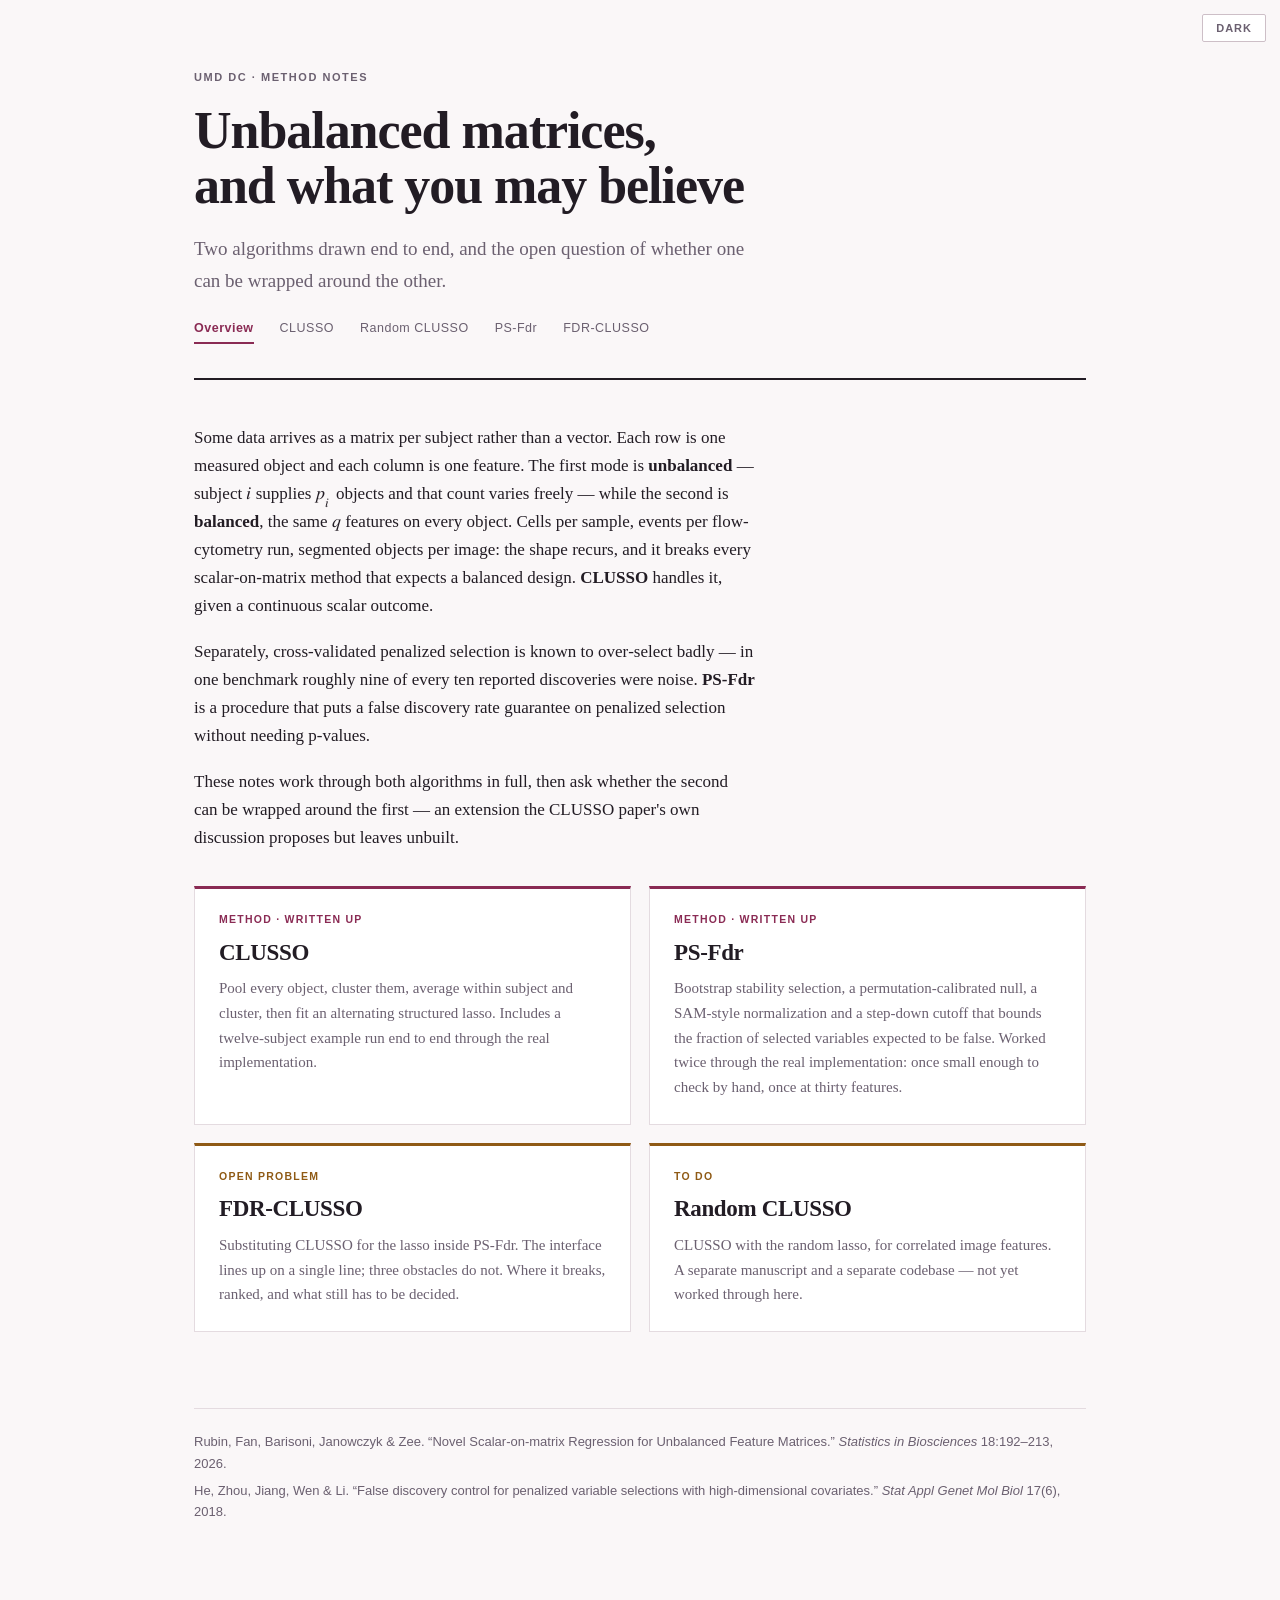
<file: docs/index.html>
<!doctype html>
<html lang="en">
<head>
<meta charset="utf-8">
<meta name="viewport" content="width=device-width, initial-scale=1">
<title>CLUSSO &times; PS-Fdr</title>
<meta name="description" content="Scalar-on-matrix regression for predictors with an unbalanced mode, false discovery control for penalized selection, and the open question of composing the two.">
<meta name="color-scheme" content="light dark">
<link rel="icon" href="data:image/svg+xml,<svg xmlns=%22http://www.w3.org/2000/svg%22 viewBox=%220 0 100 100%22><text y=%22.9em%22 font-size=%2290%22>%F0%9F%94%AC</text></svg>">
<meta property="og:type" content="article">
<meta property="og:title" content="CLUSSO &times; PS-Fdr">
<meta property="og:description" content="Scalar-on-matrix regression for predictors with an unbalanced mode, false discovery control for penalized selection, and the open question of composing the two.">
<meta name="twitter:card" content="summary">
<link rel="stylesheet" href="assets/style.css">
</head>
<body>
<button class="theme-toggle" id="themetoggle" type="button" aria-label="Toggle colour theme">Dark</button>

<div class="wrap">

  <header class="masthead">
    <p class="eyebrow">UMD DC &middot; method notes</p>
    <h1>Unbalanced matrices,<br>and what you may believe</h1>
    <p class="standfirst">Two algorithms drawn end to end, and the open question of whether one can be wrapped around the other.</p>
    <nav class="sitenav">
      <a href="index.html" aria-current="page">Overview</a>
      <a href="clusso.html">CLUSSO</a>
      <a href="random-clusso.html">Random CLUSSO</a>
      <a href="ps-fdr.html">PS-Fdr</a>
      <a href="fdr-clusso.html">FDR-CLUSSO</a>
    </nav>
  </header>

  <section>
    <div class="prose">
      <p>
        Some data arrives as a matrix per subject rather than a vector. Each row is one measured object and each column is one feature. The first mode is <strong>unbalanced</strong> &mdash; subject <math><mi>i</mi></math> supplies <math><msub><mi>p</mi><mi>i</mi></msub></math> objects and that count varies freely &mdash; while the second is <strong>balanced</strong>, the same <math><mi>q</mi></math> features on every object. Cells per sample, events per flow-cytometry run, segmented objects per image: the shape recurs, and it breaks every scalar&#8209;on&#8209;matrix method that expects a balanced design. <strong>CLUSSO</strong> handles it, given a continuous scalar outcome.
      </p>
      <p>
        Separately, cross&#8209;validated penalized selection is known to over&#8209;select
        badly &mdash; in one benchmark roughly nine of every ten reported discoveries
        were noise. <strong>PS&#8209;Fdr</strong> is a procedure that puts a false
        discovery rate guarantee on penalized selection without needing p&#8209;values.
      </p>
      <p>
        These notes work through both algorithms in full, then ask whether the second
        can be wrapped around the first &mdash; an extension the CLUSSO paper's own
        discussion proposes but leaves unbuilt.
      </p>
    </div>

    <div class="cards">
      <a class="card" href="clusso.html">
        <span class="ct">Method &middot; written up</span>
        <h3>CLUSSO</h3>
        <p>Pool every object, cluster them, average within subject and cluster, then fit an alternating structured lasso. Includes a twelve&#8209;subject example run end to end through the real implementation.</p>
      </a>
      <a class="card" href="ps-fdr.html">
        <span class="ct">Method &middot; written up</span>
        <h3>PS&#8209;Fdr</h3>
        <p>Bootstrap stability selection, a permutation&#8209;calibrated null, a
        SAM&#8209;style normalization and a step&#8209;down cutoff that bounds the fraction of
        selected variables expected to be false. Worked twice through the real
        implementation: once small enough to check by hand, once at thirty features.</p>
      </a>
      <a class="card todo" href="fdr-clusso.html">
        <span class="ct">Open problem</span>
        <h3>FDR&#8209;CLUSSO</h3>
        <p>Substituting CLUSSO for the lasso inside PS&#8209;Fdr. The interface lines up
        on a single line; three obstacles do not. Where it breaks, ranked, and what
        still has to be decided.</p>
      </a>
      <a class="card todo" href="random-clusso.html">
        <span class="ct">To do</span>
        <h3>Random CLUSSO</h3>
        <p>CLUSSO with the random lasso, for correlated image features. A separate
        manuscript and a separate codebase &mdash; not yet worked through here.</p>
      </a>
    </div>
  </section>

  <footer>
    <p>Rubin, Fan, Barisoni, Janowczyk &amp; Zee. &ldquo;Novel Scalar&#8209;on&#8209;matrix Regression for Unbalanced Feature Matrices.&rdquo; <em>Statistics in Biosciences</em> 18:192&ndash;213, 2026.</p>
    <p>He, Zhou, Jiang, Wen &amp; Li. &ldquo;False discovery control for penalized variable selections with high&#8209;dimensional covariates.&rdquo; <em>Stat Appl Genet Mol Biol</em> 17(6), 2018.</p>
  </footer>

</div>
<script src="assets/theme.js"></script>
</body>
</html>
</file>
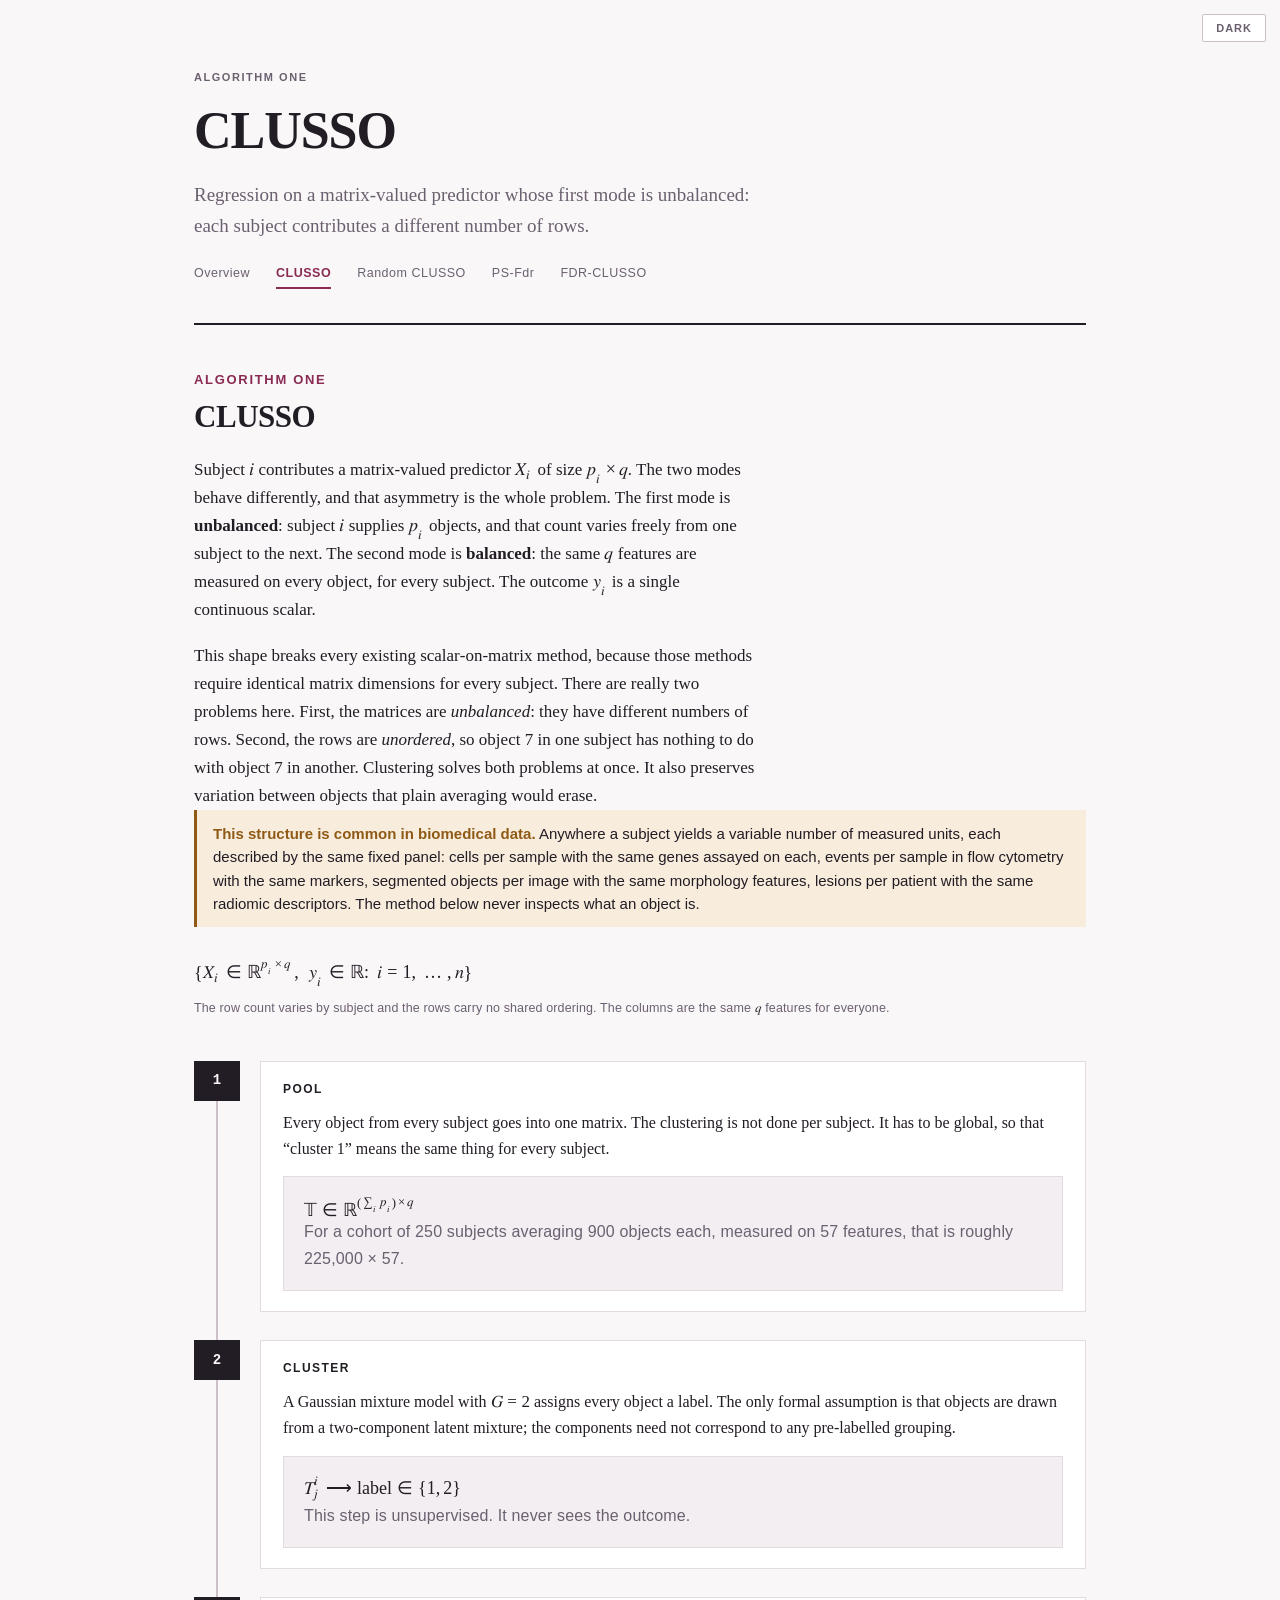
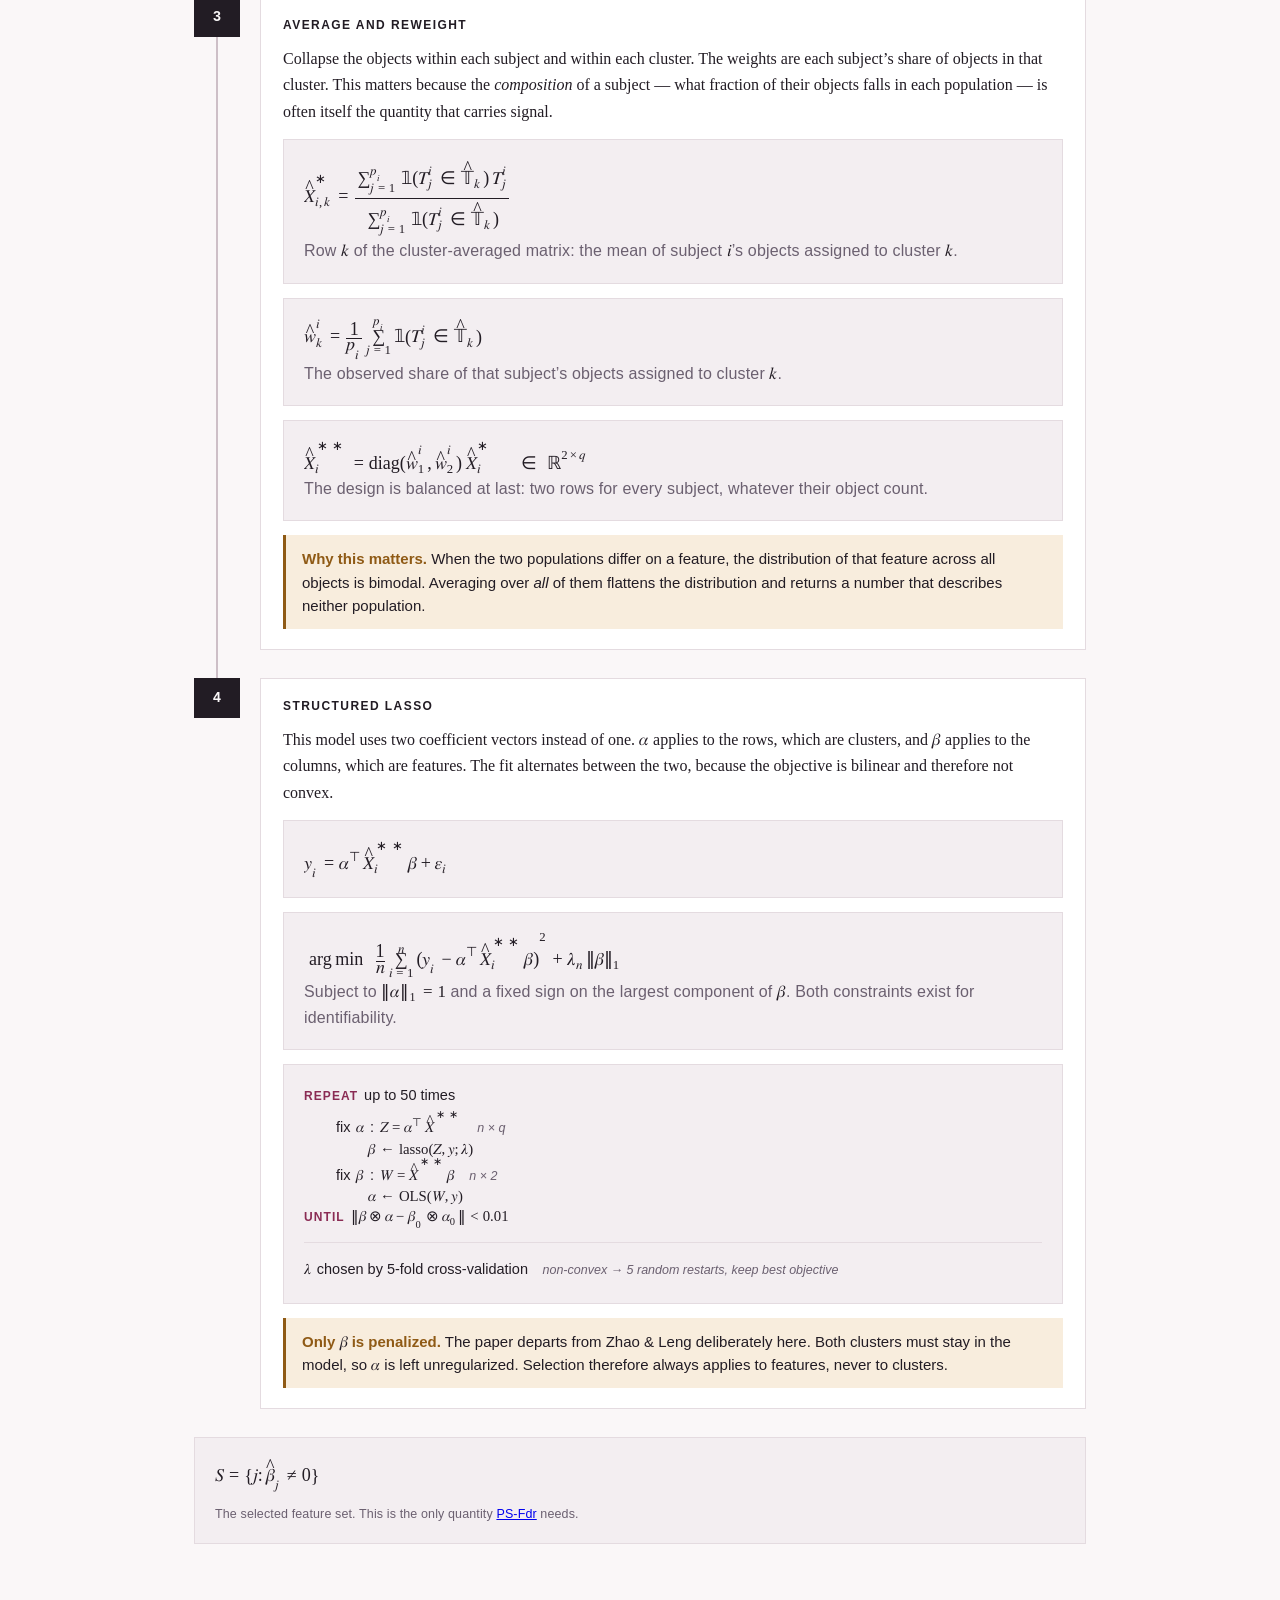
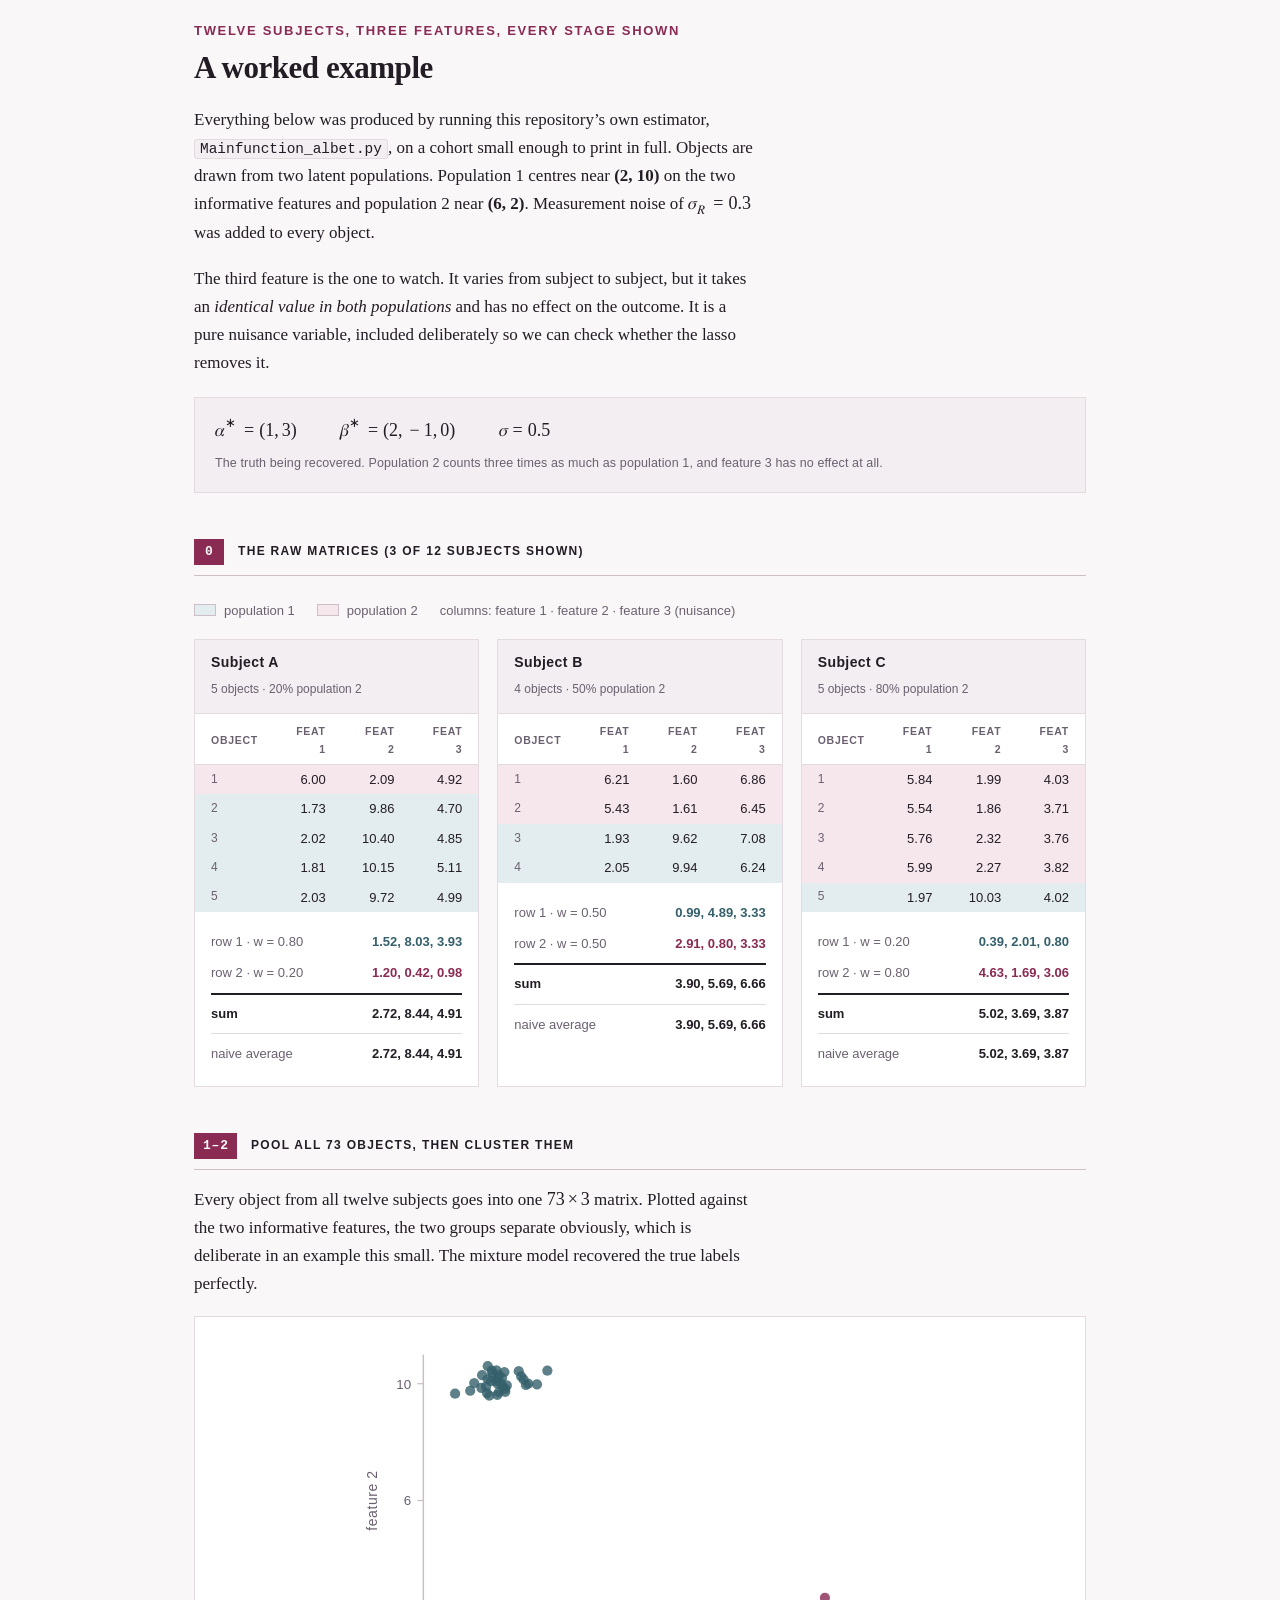
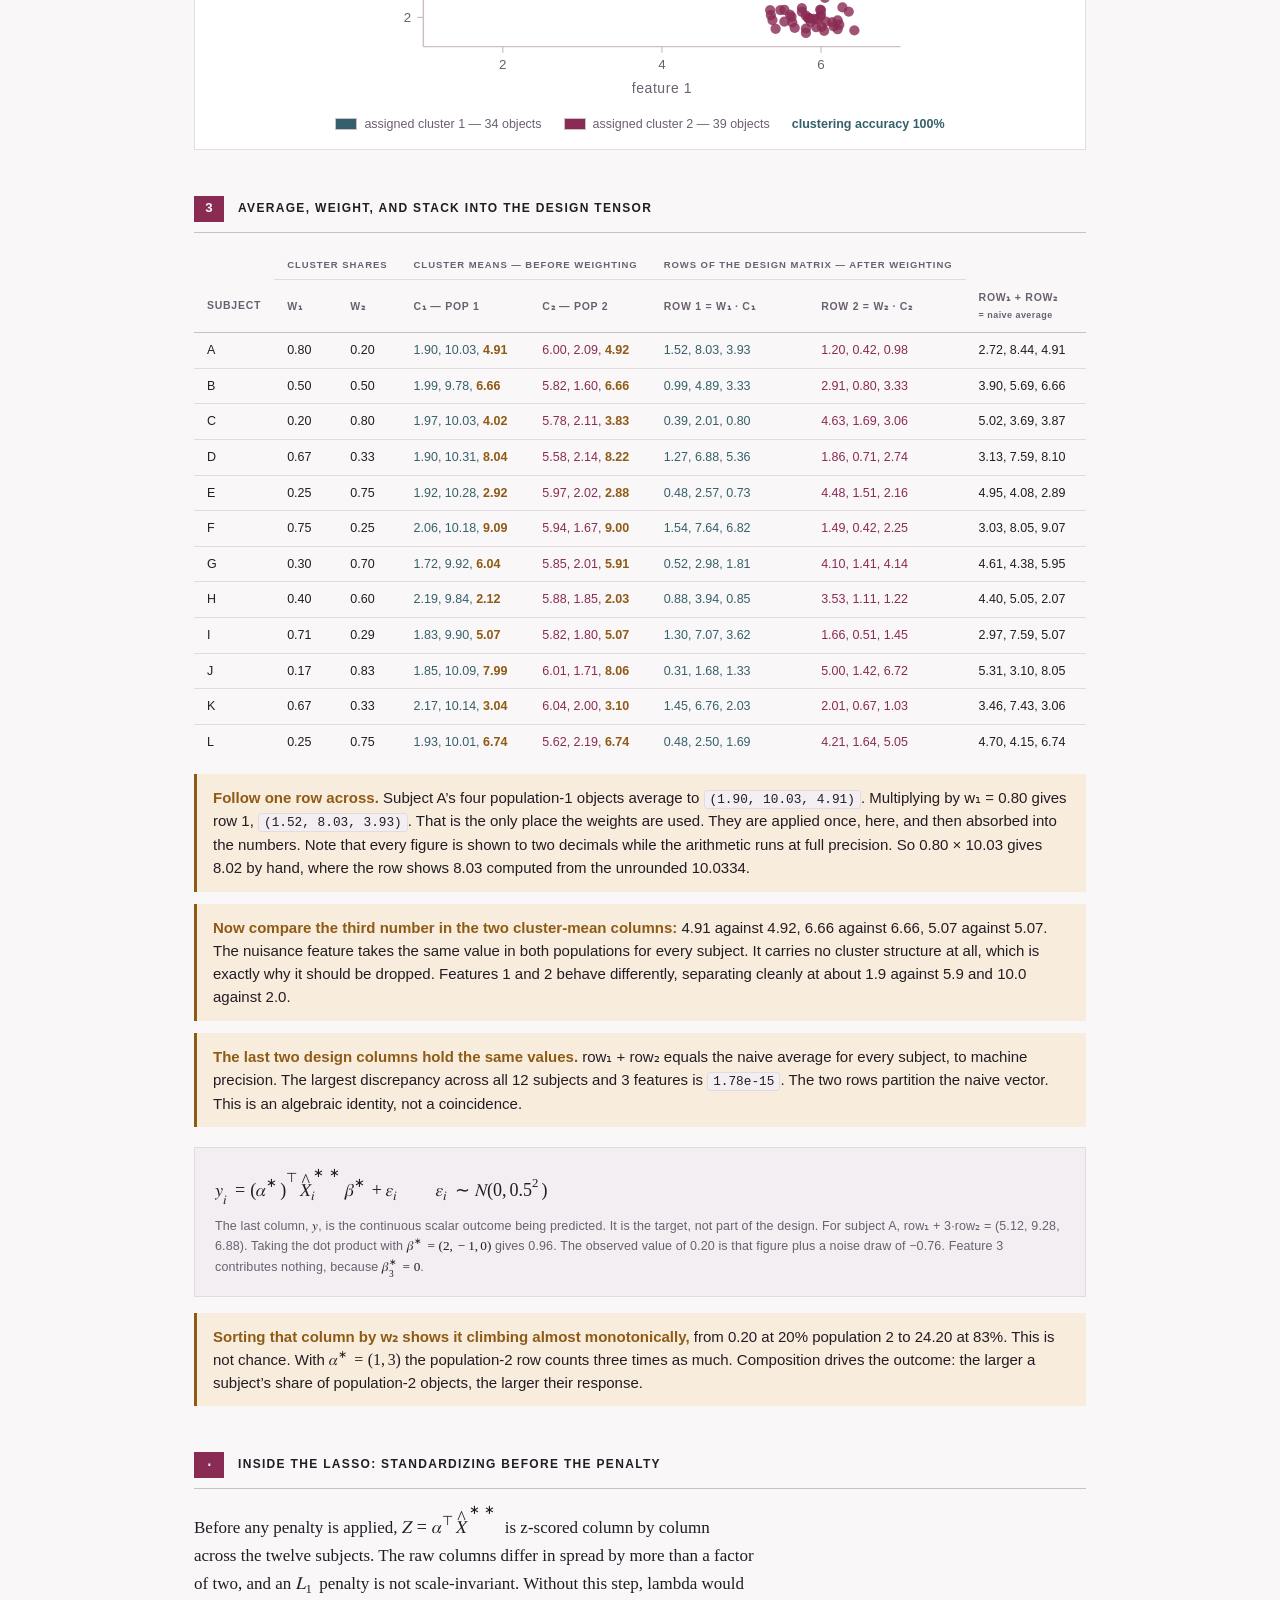
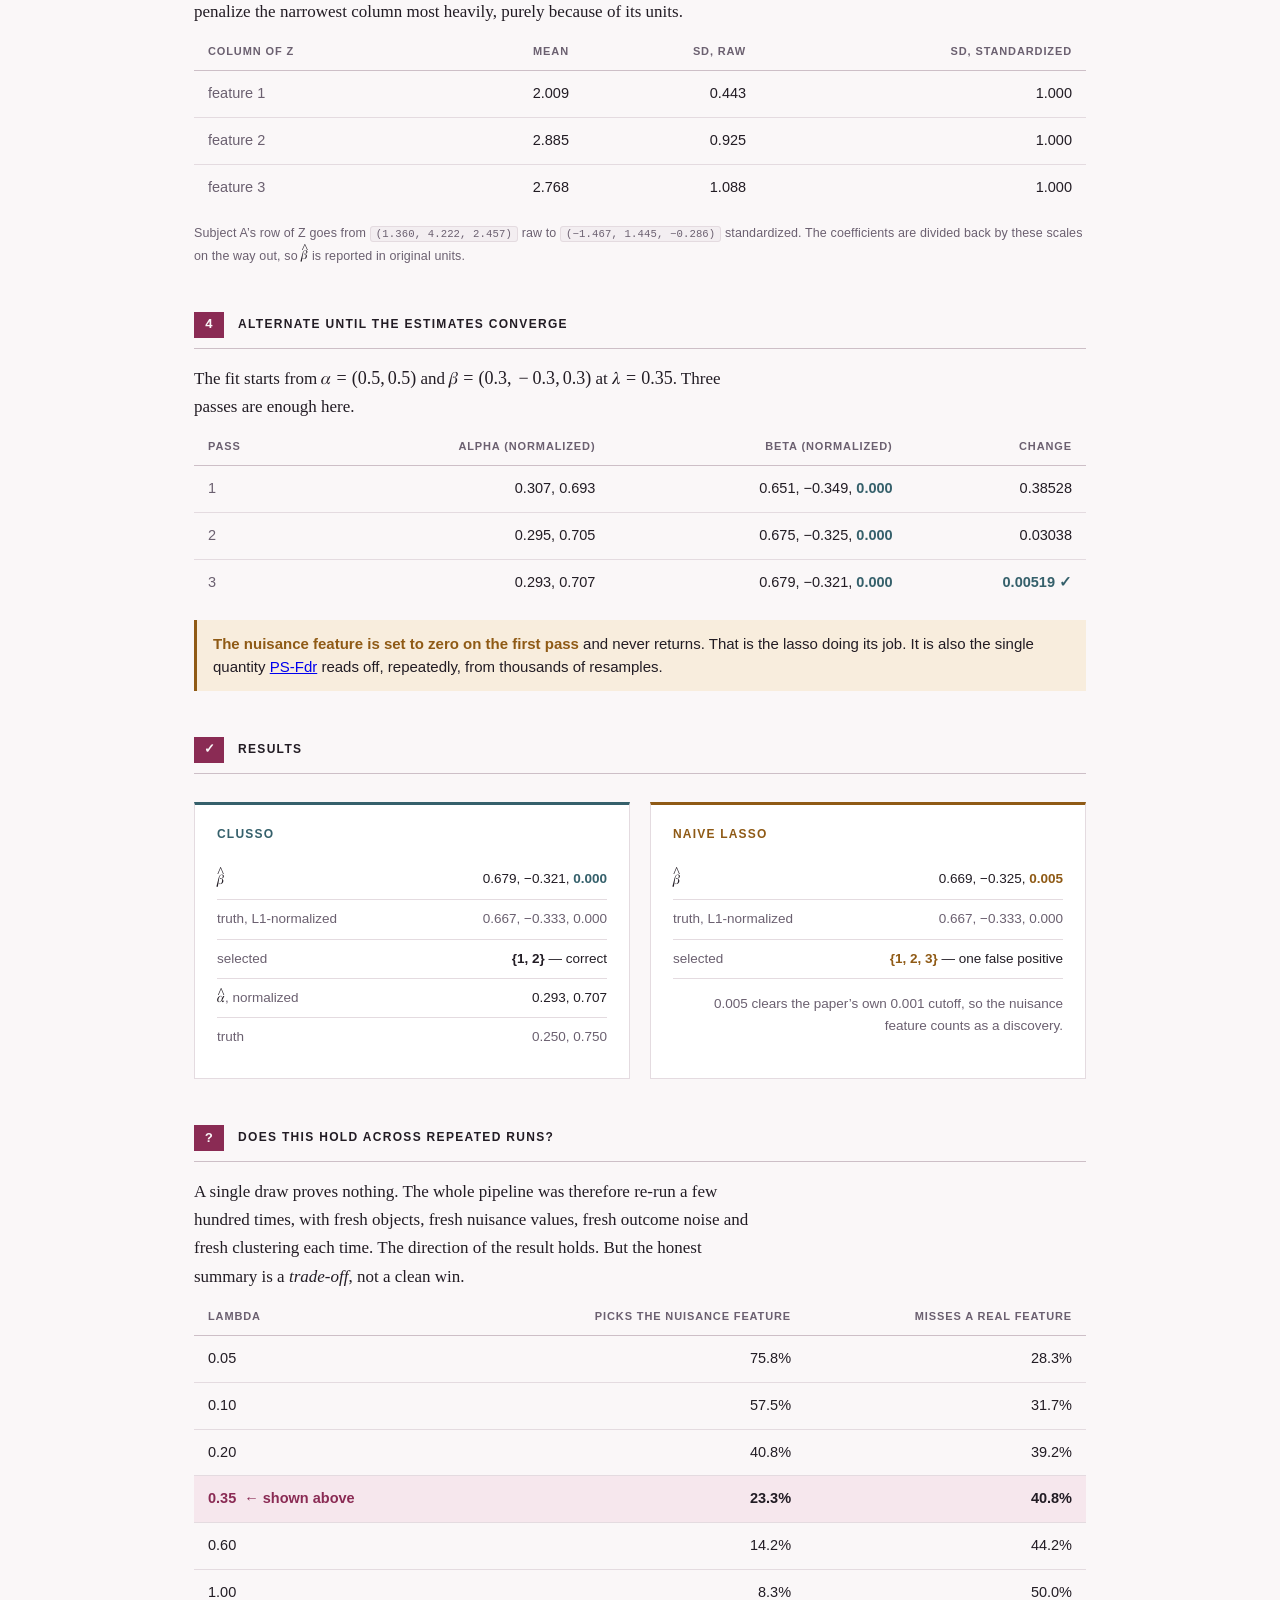
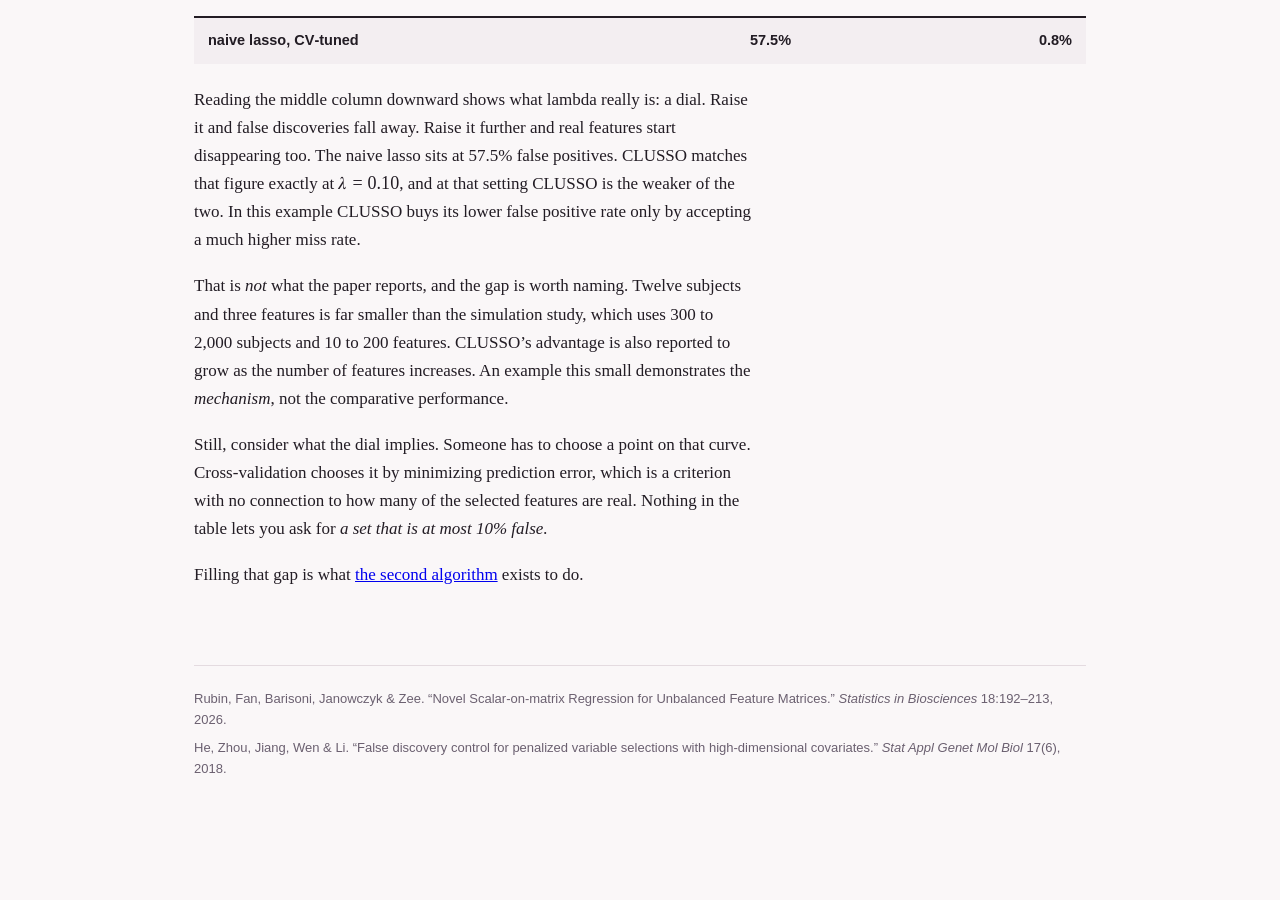
<file: docs/clusso.html>
<!doctype html>
<html lang="en">
<head>
<meta charset="utf-8">
<meta name="viewport" content="width=device-width, initial-scale=1">
<title>CLUSSO</title>
<meta name="description" content="CLUSSO drawn end to end: pooling, clustering, cluster-weighted averaging and the alternating structured lasso, with a twelve-subject worked example computed by the real code.">
<meta name="color-scheme" content="light dark">
<link rel="icon" href="data:image/svg+xml,<svg xmlns=%22http://www.w3.org/2000/svg%22 viewBox=%220 0 100 100%22><text y=%22.9em%22 font-size=%2290%22>%F0%9F%94%AC</text></svg>">
<meta property="og:type" content="article">
<meta property="og:title" content="CLUSSO">
<meta property="og:description" content="CLUSSO drawn end to end: pooling, clustering, cluster-weighted averaging and the alternating structured lasso, with a twelve-subject worked example computed by the real code.">
<meta name="twitter:card" content="summary">
<link rel="stylesheet" href="assets/style.css">
</head>
<body>
<button class="theme-toggle" id="themetoggle" type="button" aria-label="Toggle colour theme">Dark</button>

<div class="wrap">

  <header class="masthead">
    <p class="eyebrow">Algorithm one</p>
    <h1>CLUSSO</h1>
    <p class="standfirst">Regression on a matrix-valued predictor whose first mode is unbalanced: each subject contributes a different number of rows.</p>
    <nav class="sitenav">
      <a href="index.html">Overview</a>
      <a href="clusso.html" aria-current="page">CLUSSO</a>
      <a href="random-clusso.html">Random CLUSSO</a>
      <a href="ps-fdr.html">PS-Fdr</a>
      <a href="fdr-clusso.html">FDR-CLUSSO</a>
    </nav>
  </header>

<!-- ================= CLUSSO ================= -->
  <section>
    <h2>Algorithm one</h2>
    <h3>CLUSSO</h3>

    <div class="prose">
      <p>
        Subject <math><mi>i</mi></math> contributes a matrix-valued predictor <math><msub><mi>X</mi><mi>i</mi></msub></math> of size <math><mrow><msub><mi>p</mi><mi>i</mi></msub><mo>&#xD7;</mo><mi>q</mi></mrow></math>. The two modes behave differently, and that asymmetry is the whole problem. The first mode is <strong>unbalanced</strong>: subject <math><mi>i</mi></math> supplies <math><msub><mi>p</mi><mi>i</mi></msub></math> objects, and that count varies freely from one subject to the next. The second mode is <strong>balanced</strong>: the same <math><mi>q</mi></math> features are measured on every object, for every subject. The outcome <math><msub><mi>y</mi><mi>i</mi></msub></math> is a single continuous scalar.
      </p>
      <p>
        This shape breaks every existing scalar&#8209;on&#8209;matrix method, because those methods require identical matrix dimensions for every subject. There are really two problems here. First, the matrices are <em class="term">unbalanced</em>: they have different numbers of rows. Second, the rows are <em class="term">unordered</em>, so object 7 in one subject has nothing to do with object 7 in another. Clustering solves both problems at once. It also preserves variation between objects that plain averaging would erase.
      </p>
    </div>

    <div class="note" style="margin:0 0 26px;">
      <span><strong>This structure is common in biomedical data.</strong> Anywhere a subject yields a variable number of measured units, each described by the same fixed panel: cells per sample with the same genes assayed on each, events per sample in flow cytometry with the same markers, segmented objects per image with the same morphology features, lesions per patient with the same radiomic descriptors. The method below never inspects what an object is.</span>
    </div>

    <div class="eq plain">
      <math display="block">
        <mrow>
          <mo>{</mo>
          <msub><mi>X</mi><mi>i</mi></msub>
          <mo>&#x2208;</mo>
          <msup><mi>&#x211D;</mi><mrow><msub><mi>p</mi><mi>i</mi></msub><mo>&#xD7;</mo><mi>q</mi></mrow></msup>
          <mo>,</mo>
          <mspace width="0.4em"></mspace>
          <msub><mi>y</mi><mi>i</mi></msub>
          <mo>&#x2208;</mo>
          <mi>&#x211D;</mi>
          <mo>:</mo>
          <mspace width="0.3em"></mspace>
          <mi>i</mi><mo>=</mo><mn>1</mn><mo>,</mo><mo>&#x2026;</mo><mo>,</mo><mi>n</mi>
          <mo>}</mo>
        </mrow>
      </math>
      <p class="eq-note">The row count varies by subject and the rows carry no shared ordering. The columns are the same <math><mi>q</mi></math> features for everyone.</p>
    </div>

    <ol class="pipeline">

      <li class="stage">
        <div class="stage-num">1</div>
        <div class="stage-body">
          <h4>Pool</h4>
          <p>Every object from every subject goes into one matrix. The clustering is not done per subject. It has to be global, so that &ldquo;cluster 1&rdquo; means the same thing for every subject.</p>
          <div class="eq">
            <math display="block">
              <mrow>
                <mi>&#x1D54B;</mi><mo>&#x2208;</mo>
                <msup><mi>&#x211D;</mi><mrow>
                  <mo>(</mo><munder><mo>&#x2211;</mo><mi>i</mi></munder><msub><mi>p</mi><mi>i</mi></msub><mo>)</mo>
                  <mo>&#xD7;</mo><mi>q</mi>
                </mrow></msup>
              </mrow>
            </math>
            <p class="eq-note">For a cohort of 250 subjects averaging 900 objects each, measured on 57 features, that is roughly 225,000 &times; 57.</p>
          </div>
        </div>
      </li>

      <li class="stage">
        <div class="stage-num">2</div>
        <div class="stage-body">
          <h4>Cluster</h4>
          <p>A Gaussian mixture model with <math><mrow><mi>G</mi><mo>=</mo><mn>2</mn></mrow></math> assigns every object a label. The only formal assumption is that objects are drawn from a two&#8209;component latent mixture; the components need not correspond to any pre-labelled grouping.</p>
          <div class="eq">
            <math display="block">
              <mrow>
                <msubsup><mi>T</mi><mi>j</mi><mi>i</mi></msubsup>
                <mo>&#x27F6;</mo>
                <mtext>label</mtext>
                <mo>&#x2208;</mo>
                <mo>{</mo><mn>1</mn><mo>,</mo><mn>2</mn><mo>}</mo>
              </mrow>
            </math>
            <p class="eq-note">This step is unsupervised. It never sees the outcome.</p>
          </div>
        </div>
      </li>

      <li class="stage">
        <div class="stage-num">3</div>
        <div class="stage-body">
          <h4>Average and reweight</h4>
          <p>Collapse the objects within each subject and within each cluster. The weights are each subject&rsquo;s share of objects in that cluster. This matters because the <em class="term">composition</em> of a subject &mdash; what fraction of their objects falls in each population &mdash; is often itself the quantity that carries signal.</p>

          <div class="eq">
            <math display="block">
              <mrow>
                <msubsup>
                  <mover accent="true"><mi>X</mi><mo>^</mo></mover>
                  <mrow><mi>i</mi><mo>,</mo><mi>k</mi></mrow>
                  <mo>&#x2217;</mo>
                </msubsup>
                <mo>=</mo>
                <mfrac>
                  <mrow>
                    <munderover><mo>&#x2211;</mo><mrow><mi>j</mi><mo>=</mo><mn>1</mn></mrow><msub><mi>p</mi><mi>i</mi></msub></munderover>
                    <mi>&#x1D7D9;</mi><mo>(</mo><msubsup><mi>T</mi><mi>j</mi><mi>i</mi></msubsup><mo>&#x2208;</mo><msub><mover accent="true"><mi>&#x1D54B;</mi><mo>^</mo></mover><mi>k</mi></msub><mo>)</mo>
                    <mspace width="0.15em"></mspace>
                    <msubsup><mi>T</mi><mi>j</mi><mi>i</mi></msubsup>
                  </mrow>
                  <mrow>
                    <munderover><mo>&#x2211;</mo><mrow><mi>j</mi><mo>=</mo><mn>1</mn></mrow><msub><mi>p</mi><mi>i</mi></msub></munderover>
                    <mi>&#x1D7D9;</mi><mo>(</mo><msubsup><mi>T</mi><mi>j</mi><mi>i</mi></msubsup><mo>&#x2208;</mo><msub><mover accent="true"><mi>&#x1D54B;</mi><mo>^</mo></mover><mi>k</mi></msub><mo>)</mo>
                  </mrow>
                </mfrac>
              </mrow>
            </math>
            <p class="eq-note">Row <math><mi>k</mi></math> of the cluster&#8209;averaged matrix: the mean of subject <math><mi>i</mi></math>&rsquo;s objects assigned to cluster <math><mi>k</mi></math>.</p>
          </div>

          <div class="eq">
            <math display="block">
              <mrow>
                <msubsup><mover accent="true"><mi>w</mi><mo>^</mo></mover><mi>k</mi><mi>i</mi></msubsup>
                <mo>=</mo>
                <mfrac><mn>1</mn><msub><mi>p</mi><mi>i</mi></msub></mfrac>
                <munderover><mo>&#x2211;</mo><mrow><mi>j</mi><mo>=</mo><mn>1</mn></mrow><msub><mi>p</mi><mi>i</mi></msub></munderover>
                <mi>&#x1D7D9;</mi><mo>(</mo><msubsup><mi>T</mi><mi>j</mi><mi>i</mi></msubsup><mo>&#x2208;</mo><msub><mover accent="true"><mi>&#x1D54B;</mi><mo>^</mo></mover><mi>k</mi></msub><mo>)</mo>
              </mrow>
            </math>
            <p class="eq-note">The observed share of that subject&rsquo;s objects assigned to cluster <math><mi>k</mi></math>.</p>
          </div>

          <div class="eq">
            <math display="block">
              <mrow>
                <msubsup>
                  <mover accent="true"><mi>X</mi><mo>^</mo></mover>
                  <mi>i</mi>
                  <mrow><mo>&#x2217;</mo><mo>&#x2217;</mo></mrow>
                </msubsup>
                <mo>=</mo>
                <mi>diag</mi>
                <mo>(</mo>
                <msubsup><mover accent="true"><mi>w</mi><mo>^</mo></mover><mn>1</mn><mi>i</mi></msubsup>
                <mo>,</mo>
                <msubsup><mover accent="true"><mi>w</mi><mo>^</mo></mover><mn>2</mn><mi>i</mi></msubsup>
                <mo>)</mo>
                <mspace width="0.2em"></mspace>
                <msubsup>
                  <mover accent="true"><mi>X</mi><mo>^</mo></mover>
                  <mi>i</mi>
                  <mo>&#x2217;</mo>
                </msubsup>
                <mspace width="1.4em"></mspace>
                <mo>&#x2208;</mo>
                <mspace width="0.3em"></mspace>
                <msup><mi>&#x211D;</mi><mrow><mn>2</mn><mo>&#xD7;</mo><mi>q</mi></mrow></msup>
              </mrow>
            </math>
            <p class="eq-note">The design is balanced at last: two rows for every subject, whatever their object count.</p>
          </div>

          <div class="note">
            <span><strong>Why this matters.</strong> When the two populations differ on a feature, the distribution of that feature across all objects is bimodal. Averaging over <em>all</em> of them flattens the distribution and returns a number that describes neither population.</span>
          </div>
        </div>
      </li>

      <li class="stage">
        <div class="stage-num">4</div>
        <div class="stage-body">
          <h4>Structured lasso</h4>
          <p>This model uses two coefficient vectors instead of one. <math><mi>&#x3B1;</mi></math> applies to the rows, which are clusters, and <math><mi>&#x3B2;</mi></math> applies to the columns, which are features. The fit alternates between the two, because the objective is bilinear and therefore not convex.</p>

          <div class="eq">
            <math display="block">
              <mrow>
                <msub><mi>y</mi><mi>i</mi></msub><mo>=</mo>
                <msup><mi>&#x3B1;</mi><mo>&#x22A4;</mo></msup>
                <msubsup><mover accent="true"><mi>X</mi><mo>^</mo></mover><mi>i</mi><mrow><mo>&#x2217;</mo><mo>&#x2217;</mo></mrow></msubsup>
                <mi>&#x3B2;</mi>
                <mo>+</mo>
                <msub><mi>&#x3B5;</mi><mi>i</mi></msub>
              </mrow>
            </math>
          </div>

          <div class="eq">
            <math display="block">
              <mrow>
                <mo movablelimits="false">arg&#x2009;min</mo>
                <mspace width="0.35em"></mspace>
                <mfrac><mn>1</mn><mi>n</mi></mfrac>
                <munderover><mo>&#x2211;</mo><mrow><mi>i</mi><mo>=</mo><mn>1</mn></mrow><mi>n</mi></munderover>
                <msup>
                  <mrow><mo>(</mo>
                    <msub><mi>y</mi><mi>i</mi></msub><mo>&#x2212;</mo>
                    <msup><mi>&#x3B1;</mi><mo>&#x22A4;</mo></msup>
                    <msubsup><mover accent="true"><mi>X</mi><mo>^</mo></mover><mi>i</mi><mrow><mo>&#x2217;</mo><mo>&#x2217;</mo></mrow></msubsup>
                    <mi>&#x3B2;</mi>
                  <mo>)</mo></mrow>
                  <mn>2</mn>
                </msup>
                <mo>+</mo>
                <msub><mi>&#x3BB;</mi><mi>n</mi></msub>
                <mrow><mo>&#x2016;</mo><mi>&#x3B2;</mi><mo>&#x2016;</mo></mrow>
                <mrow><msub><mrow></mrow><mn>1</mn></msub></mrow>
              </mrow>
            </math>
            <p class="eq-note">Subject to <math><mrow><mo>&#x2016;</mo><mi>&#x3B1;</mi><mo>&#x2016;</mo><msub><mrow></mrow><mn>1</mn></msub><mo>=</mo><mn>1</mn></mrow></math> and a fixed sign on the largest component of <math><mi>&#x3B2;</mi></math>. Both constraints exist for identifiability.</p>
          </div>

          <div class="algo">
            <div class="ln"><span class="kw">repeat</span> up to 50 times</div>
            <div class="ln i1">
              fix <math><mi>&#x3B1;</mi></math>:
              <math><mrow><mi>Z</mi><mo>=</mo><msup><mi>&#x3B1;</mi><mo>&#x22A4;</mo></msup><msup><mover accent="true"><mi>X</mi><mo>^</mo></mover><mrow><mo>&#x2217;</mo><mo>&#x2217;</mo></mrow></msup></mrow></math>
              <span class="cmt">n &times; q</span>
            </div>
            <div class="ln i2">
              <math><mrow><mi>&#x3B2;</mi><mo>&#x2190;</mo><mi>lasso</mi><mo>(</mo><mi>Z</mi><mo>,</mo><mi>y</mi><mo>;</mo><mi>&#x3BB;</mi><mo>)</mo></mrow></math>
            </div>
            <div class="ln i1">
              fix <math><mi>&#x3B2;</mi></math>:
              <math><mrow><mi>W</mi><mo>=</mo><msup><mover accent="true"><mi>X</mi><mo>^</mo></mover><mrow><mo>&#x2217;</mo><mo>&#x2217;</mo></mrow></msup><mi>&#x3B2;</mi></mrow></math>
              <span class="cmt">n &times; 2</span>
            </div>
            <div class="ln i2">
              <math><mrow><mi>&#x3B1;</mi><mo>&#x2190;</mo><mi>OLS</mi><mo>(</mo><mi>W</mi><mo>,</mo><mi>y</mi><mo>)</mo></mrow></math>
            </div>
            <div class="ln"><span class="kw">until</span>
              <math><mrow>
                <mo>&#x2016;</mo>
                <mi>&#x3B2;</mi><mo>&#x2297;</mo><mi>&#x3B1;</mi>
                <mo>&#x2212;</mo>
                <msub><mi>&#x3B2;</mi><mn>0</mn></msub><mo>&#x2297;</mo><msub><mi>&#x3B1;</mi><mn>0</mn></msub>
                <mo>&#x2016;</mo>
                <mo>&lt;</mo><mn>0.01</mn>
              </mrow></math>
            </div>
            <hr class="algo-sep">
            <div class="ln"><math><mi>&#x3BB;</mi></math> chosen by 5&#8209;fold cross&#8209;validation <span class="cmt">non-convex &#8594; 5 random restarts, keep best objective</span></div>
          </div>

          <div class="note">
            <span><strong>Only <math><mi>&#x3B2;</mi></math> is penalized.</strong> The paper departs from Zhao &amp; Leng deliberately here. Both clusters must stay in the model, so <math><mi>&#x3B1;</mi></math> is left unregularized. Selection therefore always applies to features, never to clusters.</span>
          </div>
        </div>
      </li>

    </ol>

    <div class="eq" style="margin-top:28px;">
      <math display="block">
        <mrow>
          <mi>S</mi><mo>=</mo>
          <mo>{</mo>
          <mi>j</mi>
          <mo>:</mo>
          <msub><mover accent="true"><mi>&#x3B2;</mi><mo>^</mo></mover><mi>j</mi></msub>
          <mo>&#x2260;</mo><mn>0</mn>
          <mo>}</mo>
        </mrow>
      </math>
      <p class="eq-note">The selected feature set. This is the only quantity <a href="ps-fdr.html">PS&#8209;Fdr</a> needs.</p>
    </div>
  </section>

<!-- ================= WORKED EXAMPLE ================= -->
  <section>
    <h2>Twelve subjects, three features, every stage shown</h2>
    <h3>A worked example</h3>

    <div class="prose">
      <p>
        Everything below was produced by running this repository&rsquo;s own estimator, <code>Mainfunction_albet.py</code>, on a cohort small enough to print in full. Objects are drawn from two latent populations. Population 1 centres near <strong>(2, 10)</strong> on the two informative features and population 2 near <strong>(6, 2)</strong>. Measurement noise of
        <math><mrow><msub><mi>&#x3C3;</mi><mi>R</mi></msub><mo>=</mo><mn>0.3</mn></mrow></math>
        was added to every object.
      </p>
      <p>
        The third feature is the one to watch. It varies from subject to subject, but it takes an <em class="term">identical value in both populations</em> and has no effect on the outcome. It is a pure nuisance variable, included deliberately so we can check whether the lasso removes it.
      </p>
    </div>

    <div class="eq" style="margin-top:20px;">
      <math display="block">
        <mrow>
          <msup><mi>&#x3B1;</mi><mo>&#x2217;</mo></msup><mo>=</mo>
          <mo>(</mo><mn>1</mn><mo>,</mo><mn>3</mn><mo>)</mo>
          <mspace width="2.4em"></mspace>
          <msup><mi>&#x3B2;</mi><mo>&#x2217;</mo></msup><mo>=</mo>
          <mo>(</mo><mn>2</mn><mo>,</mo><mo>&#x2212;</mo><mn>1</mn><mo>,</mo><mn>0</mn><mo>)</mo>
          <mspace width="2.4em"></mspace>
          <mi>&#x3C3;</mi><mo>=</mo><mn>0.5</mn>
        </mrow>
      </math>
      <p class="eq-note">The truth being recovered. Population 2 counts three times as much as population 1, and feature 3 has no effect at all.</p>
    </div>

    <!-- ---------- STAGE 0 ---------- -->
    <div class="exhead"><span class="exnum">0</span> The raw matrices (3 of 12 subjects shown)</div>

    <div class="legend">
      <span><i class="swatch norm"></i> population 1</span>
      <span><i class="swatch atro"></i> population 2</span>
      <span>columns: feature 1 &middot; feature 2 &middot; feature 3 (nuisance)</span>
    </div>

    <div class="ex-grid">

      <div class="patient">
        <div class="patient-head"><b>Subject A</b><span>5 objects &middot; 20% population 2</span></div>
        <table class="tub">
          <thead><tr><th>object</th><th>feat 1</th><th>feat 2</th><th>feat 3</th></tr></thead>
          <tbody>
            <tr class="atro"><td>1</td><td>6.00</td><td>2.09</td><td>4.92</td></tr>
            <tr class="norm"><td>2</td><td>1.73</td><td>9.86</td><td>4.70</td></tr>
            <tr class="norm"><td>3</td><td>2.02</td><td>10.40</td><td>4.85</td></tr>
            <tr class="norm"><td>4</td><td>1.81</td><td>10.15</td><td>5.11</td></tr>
            <tr class="norm"><td>5</td><td>2.03</td><td>9.72</td><td>4.99</td></tr>
          </tbody>
        </table>
        <div class="collapse">
          <div class="crow r1"><span class="lbl">row 1 &middot; w = 0.80</span><span class="val">1.52, 8.03, 3.93</span></div>
          <div class="crow r2"><span class="lbl">row 2 &middot; w = 0.20</span><span class="val">1.20, 0.42, 0.98</span></div>
          <div class="crow sum"><span class="lbl">sum</span><span class="val">2.72, 8.44, 4.91</span></div>
          <div class="crow naive"><span class="lbl">naive average</span><span class="val">2.72, 8.44, 4.91</span></div>
        </div>
      </div>

      <div class="patient">
        <div class="patient-head"><b>Subject B</b><span>4 objects &middot; 50% population 2</span></div>
        <table class="tub">
          <thead><tr><th>object</th><th>feat 1</th><th>feat 2</th><th>feat 3</th></tr></thead>
          <tbody>
            <tr class="atro"><td>1</td><td>6.21</td><td>1.60</td><td>6.86</td></tr>
            <tr class="atro"><td>2</td><td>5.43</td><td>1.61</td><td>6.45</td></tr>
            <tr class="norm"><td>3</td><td>1.93</td><td>9.62</td><td>7.08</td></tr>
            <tr class="norm"><td>4</td><td>2.05</td><td>9.94</td><td>6.24</td></tr>
          </tbody>
        </table>
        <div class="collapse">
          <div class="crow r1"><span class="lbl">row 1 &middot; w = 0.50</span><span class="val">0.99, 4.89, 3.33</span></div>
          <div class="crow r2"><span class="lbl">row 2 &middot; w = 0.50</span><span class="val">2.91, 0.80, 3.33</span></div>
          <div class="crow sum"><span class="lbl">sum</span><span class="val">3.90, 5.69, 6.66</span></div>
          <div class="crow naive"><span class="lbl">naive average</span><span class="val">3.90, 5.69, 6.66</span></div>
        </div>
      </div>

      <div class="patient">
        <div class="patient-head"><b>Subject C</b><span>5 objects &middot; 80% population 2</span></div>
        <table class="tub">
          <thead><tr><th>object</th><th>feat 1</th><th>feat 2</th><th>feat 3</th></tr></thead>
          <tbody>
            <tr class="atro"><td>1</td><td>5.84</td><td>1.99</td><td>4.03</td></tr>
            <tr class="atro"><td>2</td><td>5.54</td><td>1.86</td><td>3.71</td></tr>
            <tr class="atro"><td>3</td><td>5.76</td><td>2.32</td><td>3.76</td></tr>
            <tr class="atro"><td>4</td><td>5.99</td><td>2.27</td><td>3.82</td></tr>
            <tr class="norm"><td>5</td><td>1.97</td><td>10.03</td><td>4.02</td></tr>
          </tbody>
        </table>
        <div class="collapse">
          <div class="crow r1"><span class="lbl">row 1 &middot; w = 0.20</span><span class="val">0.39, 2.01, 0.80</span></div>
          <div class="crow r2"><span class="lbl">row 2 &middot; w = 0.80</span><span class="val">4.63, 1.69, 3.06</span></div>
          <div class="crow sum"><span class="lbl">sum</span><span class="val">5.02, 3.69, 3.87</span></div>
          <div class="crow naive"><span class="lbl">naive average</span><span class="val">5.02, 3.69, 3.87</span></div>
        </div>
      </div>

    </div>

    <!-- ---------- STAGE 1 + 2 ---------- -->
    <div class="exhead"><span class="exnum">1&#8202;&ndash;&#8202;2</span> Pool all 73 objects, then cluster them</div>

    <div class="prose">
      <p>
        Every object from all twelve subjects goes into one
        <math><mrow><mn>73</mn><mo>&#xD7;</mo><mn>3</mn></mrow></math> matrix. Plotted against the two informative features, the two groups separate obviously, which is deliberate in an example this small. The mixture model recovered the true labels perfectly.
      </p>
    </div>

    <div class="scatterbox">
      <svg id="scatter" viewBox="0 0 460 300" role="img"
           aria-label="Scatter of 73 pooled objects showing two well-separated clusters"></svg>
      <div class="scatter-cap">
        <span><i class="swatch norm"></i> assigned cluster 1 &mdash; 34 objects</span>
        <span><i class="swatch atro"></i> assigned cluster 2 &mdash; 39 objects</span>
        <span class="acc">clustering accuracy 100%</span>
      </div>
    </div>

    <!-- ---------- STAGE 3 ---------- -->
    <div class="exhead"><span class="exnum">3</span> Average, weight, and stack into the design tensor</div>

    <div class="scroll-x">
      <table class="design">
        <thead>
          <tr class="grp">
            <th></th>
            <th colspan="2">cluster shares</th>
            <th colspan="2">cluster means &mdash; before weighting</th>
            <th colspan="2">rows of the design matrix &mdash; after weighting</th>
            <th></th>
            <th></th>
          </tr>
          <tr>
            <th>subject</th><th>w&#8321;</th><th>w&#8322;</th>
            <th>c&#8321; &mdash; pop 1</th><th>c&#8322; &mdash; pop 2</th>
            <th>row 1 = w&#8321; &middot; c&#8321;</th><th>row 2 = w&#8322; &middot; c&#8322;</th>
            <th>row&#8321; + row&#8322;<br><span class="sub2">= naive average</span></th>
            <th>y</th>
          </tr>
        </thead>
        <tbody>
          <tr><td>A</td><td>0.80</td><td>0.20</td><td class="v1">1.90, 10.03, <span class="n3">4.91</span></td><td class="v2">6.00, 2.09, <span class="n3">4.92</span></td><td class="v1">1.52, 8.03, 3.93</td><td class="v2">1.20, 0.42, 0.98</td><td>2.72, 8.44, 4.91</td><td class="y">0.20</td></tr>
          <tr><td>B</td><td>0.50</td><td>0.50</td><td class="v1">1.99, 9.78, <span class="n3">6.66</span></td><td class="v2">5.82, 1.60, <span class="n3">6.66</span></td><td class="v1">0.99, 4.89, 3.33</td><td class="v2">2.91, 0.80, 3.33</td><td>3.90, 5.69, 6.66</td><td class="y">12.06</td></tr>
          <tr><td>C</td><td>0.20</td><td>0.80</td><td class="v1">1.97, 10.03, <span class="n3">4.02</span></td><td class="v2">5.78, 2.11, <span class="n3">3.83</span></td><td class="v1">0.39, 2.01, 0.80</td><td class="v2">4.63, 1.69, 3.06</td><td>5.02, 3.69, 3.87</td><td class="y">20.99</td></tr>
          <tr><td>D</td><td>0.67</td><td>0.33</td><td class="v1">1.90, 10.31, <span class="n3">8.04</span></td><td class="v2">5.58, 2.14, <span class="n3">8.22</span></td><td class="v1">1.27, 6.88, 5.36</td><td class="v2">1.86, 0.71, 2.74</td><td>3.13, 7.59, 8.10</td><td class="y">3.86</td></tr>
          <tr><td>E</td><td>0.25</td><td>0.75</td><td class="v1">1.92, 10.28, <span class="n3">2.92</span></td><td class="v2">5.97, 2.02, <span class="n3">2.88</span></td><td class="v1">0.48, 2.57, 0.73</td><td class="v2">4.48, 1.51, 2.16</td><td>4.95, 4.08, 2.89</td><td class="y">20.96</td></tr>
          <tr><td>F</td><td>0.75</td><td>0.25</td><td class="v1">2.06, 10.18, <span class="n3">9.09</span></td><td class="v2">5.94, 1.67, <span class="n3">9.00</span></td><td class="v1">1.54, 7.64, 6.82</td><td class="v2">1.49, 0.42, 2.25</td><td>3.03, 8.05, 9.07</td><td class="y">3.08</td></tr>
          <tr><td>G</td><td>0.30</td><td>0.70</td><td class="v1">1.72, 9.92, <span class="n3">6.04</span></td><td class="v2">5.85, 2.01, <span class="n3">5.91</span></td><td class="v1">0.52, 2.98, 1.81</td><td class="v2">4.10, 1.41, 4.14</td><td>4.61, 4.38, 5.95</td><td class="y">18.63</td></tr>
          <tr><td>H</td><td>0.40</td><td>0.60</td><td class="v1">2.19, 9.84, <span class="n3">2.12</span></td><td class="v2">5.88, 1.85, <span class="n3">2.03</span></td><td class="v1">0.88, 3.94, 0.85</td><td class="v2">3.53, 1.11, 1.22</td><td>4.40, 5.05, 2.07</td><td class="y">15.15</td></tr>
          <tr><td>I</td><td>0.71</td><td>0.29</td><td class="v1">1.83, 9.90, <span class="n3">5.07</span></td><td class="v2">5.82, 1.80, <span class="n3">5.07</span></td><td class="v1">1.30, 7.07, 3.62</td><td class="v2">1.66, 0.51, 1.45</td><td>2.97, 7.59, 5.07</td><td class="y">3.65</td></tr>
          <tr><td>J</td><td>0.17</td><td>0.83</td><td class="v1">1.85, 10.09, <span class="n3">7.99</span></td><td class="v2">6.01, 1.71, <span class="n3">8.06</span></td><td class="v1">0.31, 1.68, 1.33</td><td class="v2">5.00, 1.42, 6.72</td><td>5.31, 3.10, 8.05</td><td class="y">24.20</td></tr>
          <tr><td>K</td><td>0.67</td><td>0.33</td><td class="v1">2.17, 10.14, <span class="n3">3.04</span></td><td class="v2">6.04, 2.00, <span class="n3">3.10</span></td><td class="v1">1.45, 6.76, 2.03</td><td class="v2">2.01, 0.67, 1.03</td><td>3.46, 7.43, 3.06</td><td class="y">5.78</td></tr>
          <tr><td>L</td><td>0.25</td><td>0.75</td><td class="v1">1.93, 10.01, <span class="n3">6.74</span></td><td class="v2">5.62, 2.19, <span class="n3">6.74</span></td><td class="v1">0.48, 2.50, 1.69</td><td class="v2">4.21, 1.64, 5.05</td><td>4.70, 4.15, 6.74</td><td class="y">18.91</td></tr>
        </tbody>
      </table>
    </div>

    <div class="note">
      <span><strong>Follow one row across.</strong> Subject A&rsquo;s four population-1 objects average to <code>(1.90, 10.03, 4.91)</code>. Multiplying by w&#8321; = 0.80 gives row 1, <code>(1.52, 8.03, 3.93)</code>. That is the only place the weights are used. They are applied once, here, and then absorbed into the numbers. Note that every figure is shown to two decimals while the arithmetic runs at full precision. So 0.80 &times; 10.03 gives 8.02 by hand, where the row shows 8.03 computed from the unrounded 10.0334.</span>
    </div>

    <div class="note" style="margin-top:12px;">
      <span><strong>Now compare the third number in the two cluster-mean columns:</strong> 4.91 against 4.92, 6.66 against 6.66, 5.07 against 5.07. The nuisance feature takes the same value in both populations for every subject. It carries no cluster structure at all, which is exactly why it should be dropped. Features 1 and 2 behave differently, separating cleanly at about 1.9 against 5.9 and 10.0 against 2.0.</span>
    </div>

    <div class="note" style="margin-top:12px;">
      <span><strong>The last two design columns hold the same values.</strong> row&#8321; + row&#8322; equals the naive average for every subject, to machine precision. The largest discrepancy across all 12 subjects and 3 features is <code>1.78e&#8209;15</code>. The two rows partition the naive vector. This is an algebraic identity, not a coincidence.</span>
    </div>

    <div class="eq" style="margin-top:20px;">
      <math display="block">
        <mrow>
          <msub><mi>y</mi><mi>i</mi></msub><mo>=</mo>
          <msup><mrow><mo>(</mo><msup><mi>&#x3B1;</mi><mo>&#x2217;</mo></msup><mo>)</mo></mrow><mo>&#x22A4;</mo></msup>
          <msubsup><mover accent="true"><mi>X</mi><mo>^</mo></mover><mi>i</mi><mrow><mo>&#x2217;</mo><mo>&#x2217;</mo></mrow></msubsup>
          <msup><mi>&#x3B2;</mi><mo>&#x2217;</mo></msup>
          <mo>+</mo><msub><mi>&#x3B5;</mi><mi>i</mi></msub>
          <mspace width="2.0em"></mspace>
          <msub><mi>&#x3B5;</mi><mi>i</mi></msub><mo>&#x223C;</mo>
          <mi>N</mi><mo>(</mo><mn>0</mn><mo>,</mo><msup><mn>0.5</mn><mn>2</mn></msup><mo>)</mo>
        </mrow>
      </math>
      <p class="eq-note">
        The last column, <math><mi>y</mi></math>, is the continuous scalar outcome being predicted. It is the target, not part of the design. For subject A, row&#8321; + 3&middot;row&#8322; = (5.12, 9.28, 6.88). Taking the dot product with
        <math><mrow><msup><mi>&#x3B2;</mi><mo>&#x2217;</mo></msup><mo>=</mo><mo>(</mo><mn>2</mn><mo>,</mo><mo>&#x2212;</mo><mn>1</mn><mo>,</mo><mn>0</mn><mo>)</mo></mrow></math>
        gives 0.96. The observed value of 0.20 is that figure plus a noise draw of &minus;0.76. Feature 3 contributes nothing, because
        <math><mrow><msubsup><mi>&#x3B2;</mi><mn>3</mn><mo>&#x2217;</mo></msubsup><mo>=</mo><mn>0</mn></mrow></math>.
      </p>
    </div>

    <div class="note" style="margin-top:16px;">
      <span><strong>Sorting that column by w&#8322; shows it climbing almost monotonically,</strong> from 0.20 at 20% population 2 to 24.20 at 83%. This is not chance. With
      <math><mrow><msup><mi>&#x3B1;</mi><mo>&#x2217;</mo></msup><mo>=</mo><mo>(</mo><mn>1</mn><mo>,</mo><mn>3</mn><mo>)</mo></mrow></math>
      the population-2 row counts three times as much. Composition drives the outcome: the larger a subject&rsquo;s share of population-2 objects, the larger their response.</span>
    </div>

    <!-- ---------- STANDARDIZATION ---------- -->
    <div class="exhead"><span class="exnum">&#8901;</span> Inside the lasso: standardizing before the penalty</div>

    <div class="prose">
      <p>
        Before any penalty is applied, <math><mrow><mi>Z</mi><mo>=</mo><msup><mi>&#x3B1;</mi><mo>&#x22A4;</mo></msup><msup><mover accent="true"><mi>X</mi><mo>^</mo></mover><mrow><mo>&#x2217;</mo><mo>&#x2217;</mo></mrow></msup></mrow></math>
        is z&#8209;scored column by column across the twelve subjects. The raw columns differ in spread by more than a factor of two, and an
        <math><msub><mi>L</mi><mn>1</mn></msub></math> penalty is not scale&#8209;invariant. Without this step, lambda would penalize the narrowest column most heavily, purely because of its units.
      </p>
    </div>

    <div class="scroll-x">
      <table class="alpha">
        <thead>
          <tr><th>column of Z</th><th>mean</th><th>SD, raw</th><th>SD, standardized</th></tr>
        </thead>
        <tbody>
          <tr><td>feature 1</td><td>2.009</td><td>0.443</td><td>1.000</td></tr>
          <tr><td>feature 2</td><td>2.885</td><td>0.925</td><td>1.000</td></tr>
          <tr><td>feature 3</td><td>2.768</td><td>1.088</td><td>1.000</td></tr>
        </tbody>
      </table>
    </div>

    <div class="eq-note" style="margin-top:12px;">
      Subject A&rsquo;s row of Z goes from <code>(1.360, 4.222, 2.457)</code> raw
      to <code>(&#8722;1.467, 1.445, &#8722;0.286)</code> standardized. The coefficients
      are divided back by these scales on the way out, so
      <math><mover accent="true"><mi>&#x3B2;</mi><mo>^</mo></mover></math> is
      reported in original units.
    </div>

    <!-- ---------- STAGE 4 ---------- -->
    <div class="exhead"><span class="exnum">4</span> Alternate until the estimates converge</div>

    <div class="prose">
      <p>
        The fit starts from <math><mrow><mi>&#x3B1;</mi><mo>=</mo><mo>(</mo><mn>0.5</mn><mo>,</mo><mn>0.5</mn><mo>)</mo></mrow></math>
        and <math><mrow><mi>&#x3B2;</mi><mo>=</mo><mo>(</mo><mn>0.3</mn><mo>,</mo><mo>&#x2212;</mo><mn>0.3</mn><mo>,</mo><mn>0.3</mn><mo>)</mo></mrow></math>
        at <math><mrow><mi>&#x3BB;</mi><mo>=</mo><mn>0.35</mn></mrow></math>.
        Three passes are enough here.
      </p>
    </div>

    <div class="scroll-x">
      <table class="alpha trace">
        <thead>
          <tr><th>pass</th><th>alpha (normalized)</th><th>beta (normalized)</th><th>change</th></tr>
        </thead>
        <tbody>
          <tr><td>1</td><td>0.307, 0.693</td><td>0.651, &#8722;0.349, <b class="zero">0.000</b></td><td>0.38528</td></tr>
          <tr><td>2</td><td>0.295, 0.705</td><td>0.675, &#8722;0.325, <b class="zero">0.000</b></td><td>0.03038</td></tr>
          <tr><td>3</td><td>0.293, 0.707</td><td>0.679, &#8722;0.321, <b class="zero">0.000</b></td><td class="conv">0.00519 &#10003;</td></tr>
        </tbody>
      </table>
    </div>

    <div class="note">
      <span><strong>The nuisance feature is set to zero on the first pass</strong> and never returns. That is the lasso doing its job. It is also the single quantity <a href="ps-fdr.html">PS&#8209;Fdr</a> reads off, repeatedly, from thousands of resamples.</span>
    </div>

    <!-- ---------- OUTPUT ---------- -->
    <div class="exhead"><span class="exnum">&#10003;</span> Results</div>

    <div class="split">
      <div class="panel good">
        <h4>CLUSSO</h4>
        <table class="alpha compact">
          <tbody>
            <tr><td><math><mover accent="true"><mi>&#x3B2;</mi><mo>^</mo></mover></math></td><td>0.679, &#8722;0.321, <b class="zero">0.000</b></td></tr>
            <tr><td>truth, L1&#8209;normalized</td><td class="dim">0.667, &#8722;0.333, 0.000</td></tr>
            <tr><td>selected</td><td><b>{1, 2}</b> &mdash; correct</td></tr>
            <tr><td><math><mover accent="true"><mi>&#x3B1;</mi><mo>^</mo></mover></math>, normalized</td><td>0.293, 0.707</td></tr>
            <tr><td>truth</td><td class="dim">0.250, 0.750</td></tr>
          </tbody>
        </table>
      </div>
      <div class="panel bad">
        <h4>Naive lasso</h4>
        <table class="alpha compact">
          <tbody>
            <tr><td><math><mover accent="true"><mi>&#x3B2;</mi><mo>^</mo></mover></math></td><td>0.669, &#8722;0.325, <b class="fp">0.005</b></td></tr>
            <tr><td>truth, L1&#8209;normalized</td><td class="dim">0.667, &#8722;0.333, 0.000</td></tr>
            <tr><td>selected</td><td><b class="fp">{1, 2, 3}</b> &mdash; one false positive</td></tr>
            <tr><td colspan="2" class="dim" style="padding-top:14px;">0.005 clears the paper&rsquo;s own 0.001 cutoff, so the nuisance feature counts as a discovery.</td></tr>
          </tbody>
        </table>
      </div>
    </div>

    <!-- ---------- HONESTY ---------- -->
    <div class="exhead"><span class="exnum">?</span> Does this hold across repeated runs?</div>

    <div class="prose">
      <p>
        A single draw proves nothing. The whole pipeline was therefore re&#8209;run a few hundred times, with fresh objects, fresh nuisance values, fresh outcome noise and fresh clustering each time. The direction of the result holds. But the honest summary is a <em class="term">trade&#8209;off</em>, not a clean win.
      </p>
    </div>

    <div class="scroll-x">
      <table class="alpha sweep">
        <thead>
          <tr><th>lambda</th><th>picks the nuisance feature</th><th>misses a real feature</th></tr>
        </thead>
        <tbody>
          <tr><td>0.05</td><td>75.8%</td><td>28.3%</td></tr>
          <tr><td>0.10</td><td>57.5%</td><td>31.7%</td></tr>
          <tr><td>0.20</td><td>40.8%</td><td>39.2%</td></tr>
          <tr class="here"><td>0.35 &nbsp;&larr; shown above</td><td>23.3%</td><td>40.8%</td></tr>
          <tr><td>0.60</td><td>14.2%</td><td>44.2%</td></tr>
          <tr><td>1.00</td><td>8.3%</td><td>50.0%</td></tr>
          <tr class="spread"><td>naive lasso, CV&#8209;tuned</td><td>57.5%</td><td>0.8%</td></tr>
        </tbody>
      </table>
    </div>

    <div class="prose" style="margin-top:22px;">
      <p>
        Reading the middle column downward shows what lambda really is: a dial. Raise it and false discoveries fall away. Raise it further and real features start disappearing too. The naive lasso sits at 57.5% false positives. CLUSSO matches that figure exactly at
        <math><mrow><mi>&#x3BB;</mi><mo>=</mo><mn>0.10</mn></mrow></math>, and at that setting CLUSSO is the weaker of the two. In this example CLUSSO buys its lower false positive rate only by accepting a much higher miss rate.
      </p>
      <p>
        That is <em class="term">not</em> what the paper reports, and the gap is worth naming. Twelve subjects and three features is far smaller than the simulation study, which uses 300 to 2,000 subjects and 10 to 200 features. CLUSSO&rsquo;s advantage is also reported to grow as the number of features increases. An example this small demonstrates the <em class="term">mechanism</em>, not the comparative performance.
      </p>
      <p>
        Still, consider what the dial implies. Someone has to choose a point on that curve. Cross&#8209;validation chooses it by minimizing prediction error, which is a criterion with no connection to how many of the selected features are real. Nothing in the table lets you ask for <em class="term">a set that is at most 10% false.</em>
      </p>
      <p>
        Filling that gap is what <a href="ps-fdr.html">the second algorithm</a> exists to do.
      </p>
    </div>
  </section>

  <footer>
    <p>Rubin, Fan, Barisoni, Janowczyk &amp; Zee. &ldquo;Novel Scalar&#8209;on&#8209;matrix Regression for Unbalanced Feature Matrices.&rdquo; <em>Statistics in Biosciences</em> 18:192&ndash;213, 2026.</p>
    <p>He, Zhou, Jiang, Wen &amp; Li. &ldquo;False discovery control for penalized variable selections with high&#8209;dimensional covariates.&rdquo; <em>Stat Appl Genet Mol Biol</em> 17(6), 2018.</p>
  </footer>

</div>
<script src="assets/theme.js"></script>
<script src="assets/scatter.js"></script>
</body>
</html>
</file>
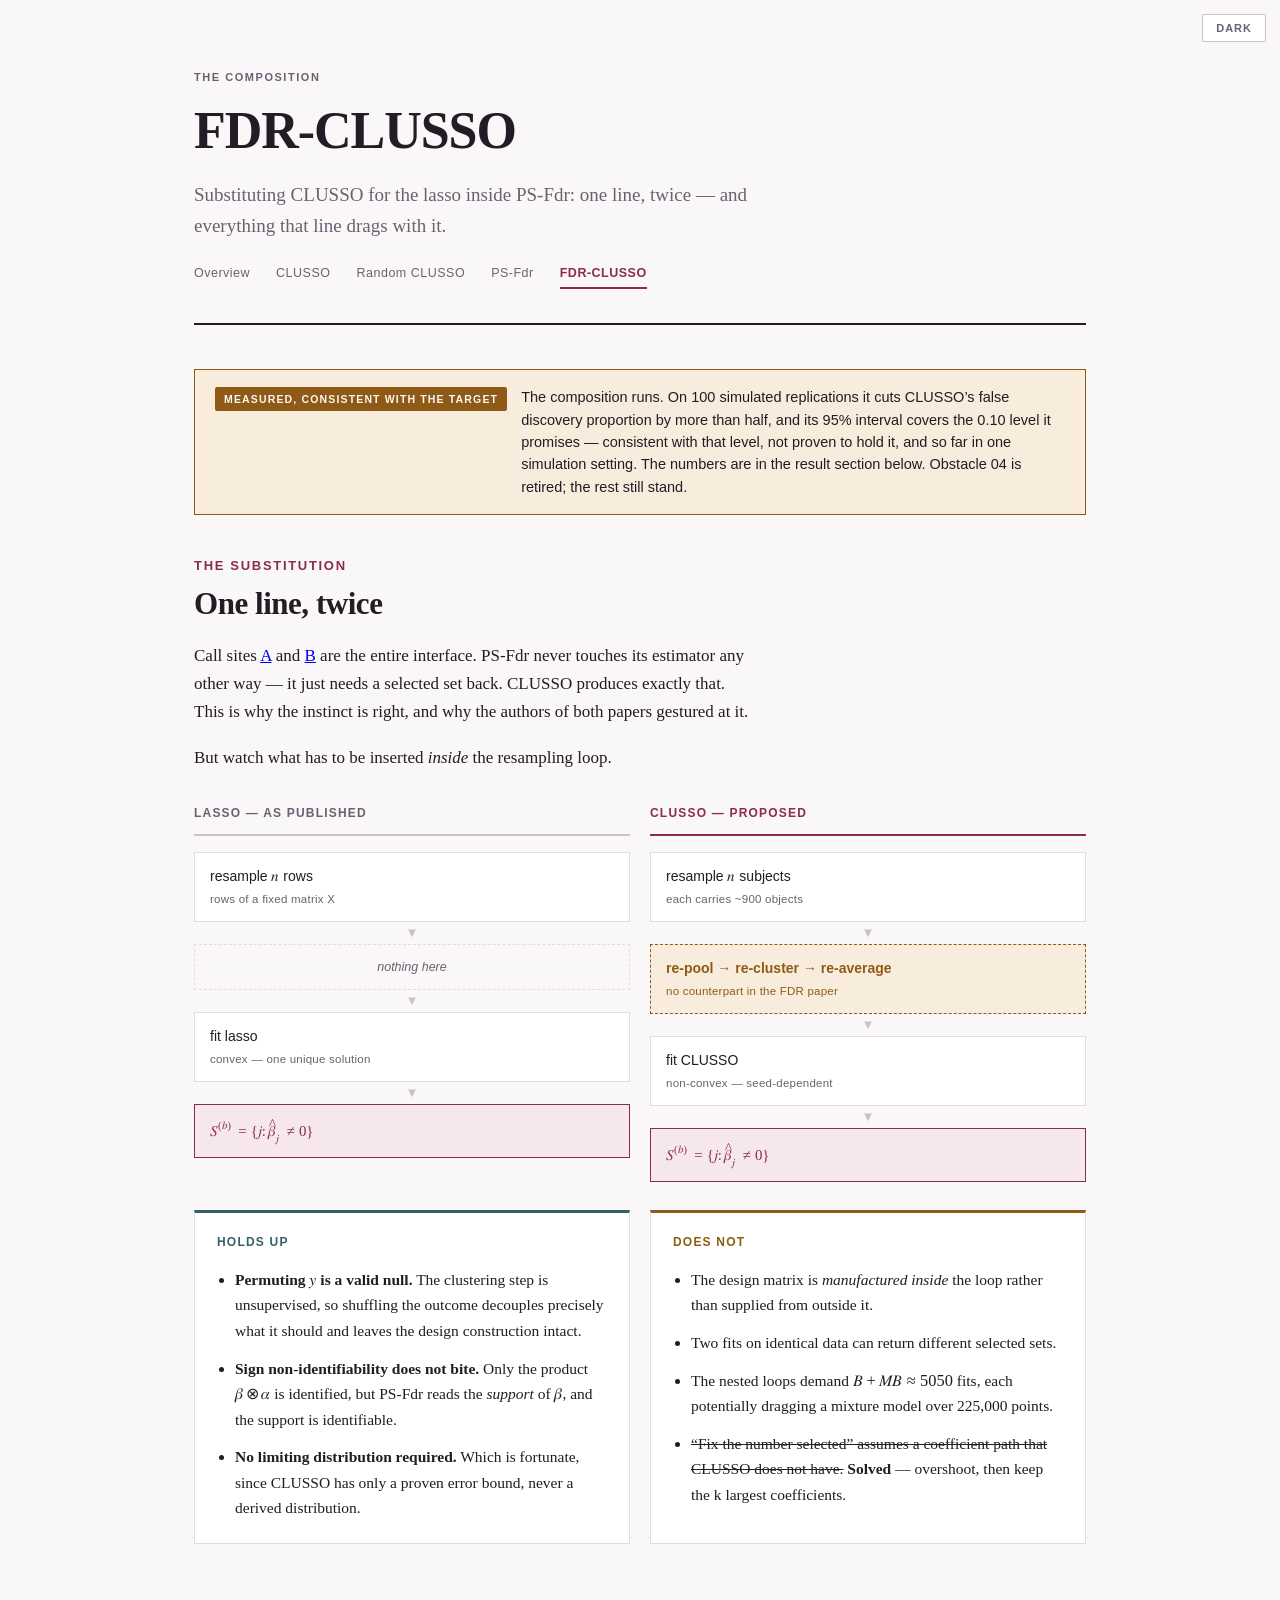
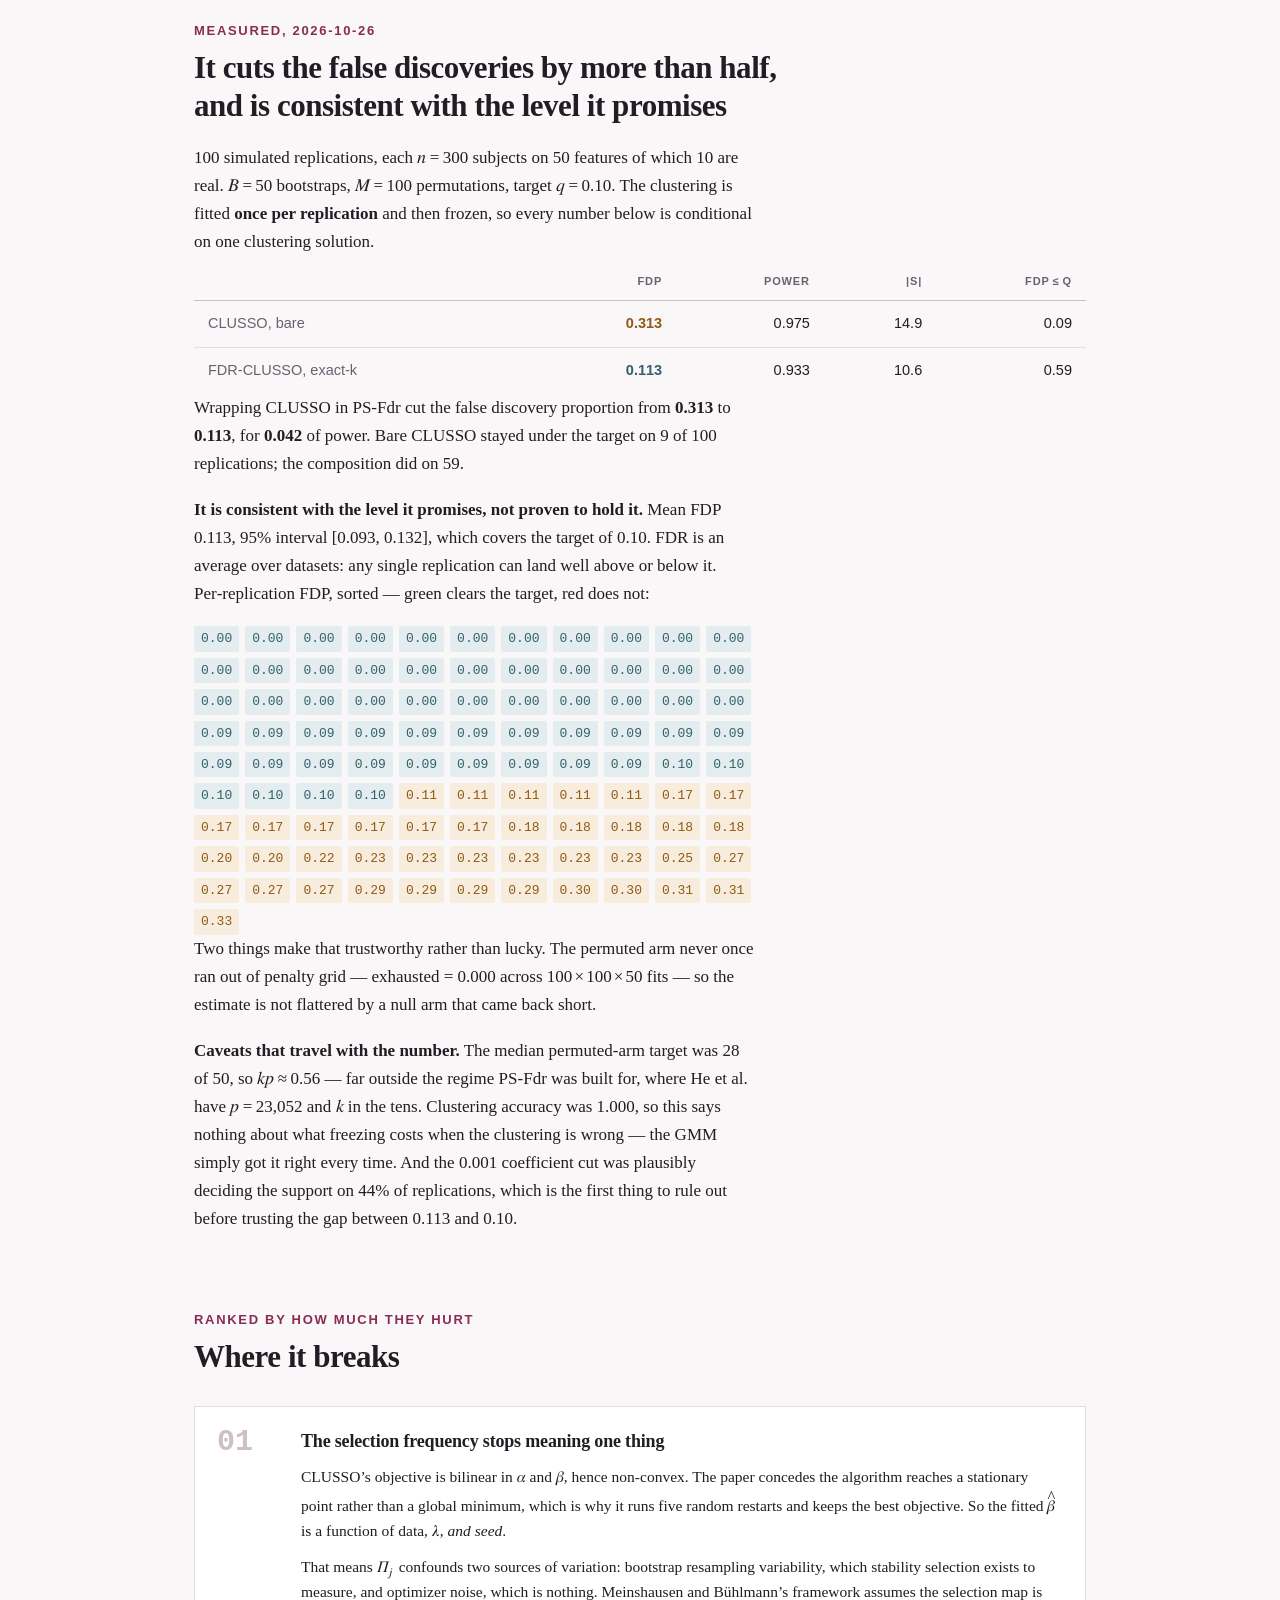
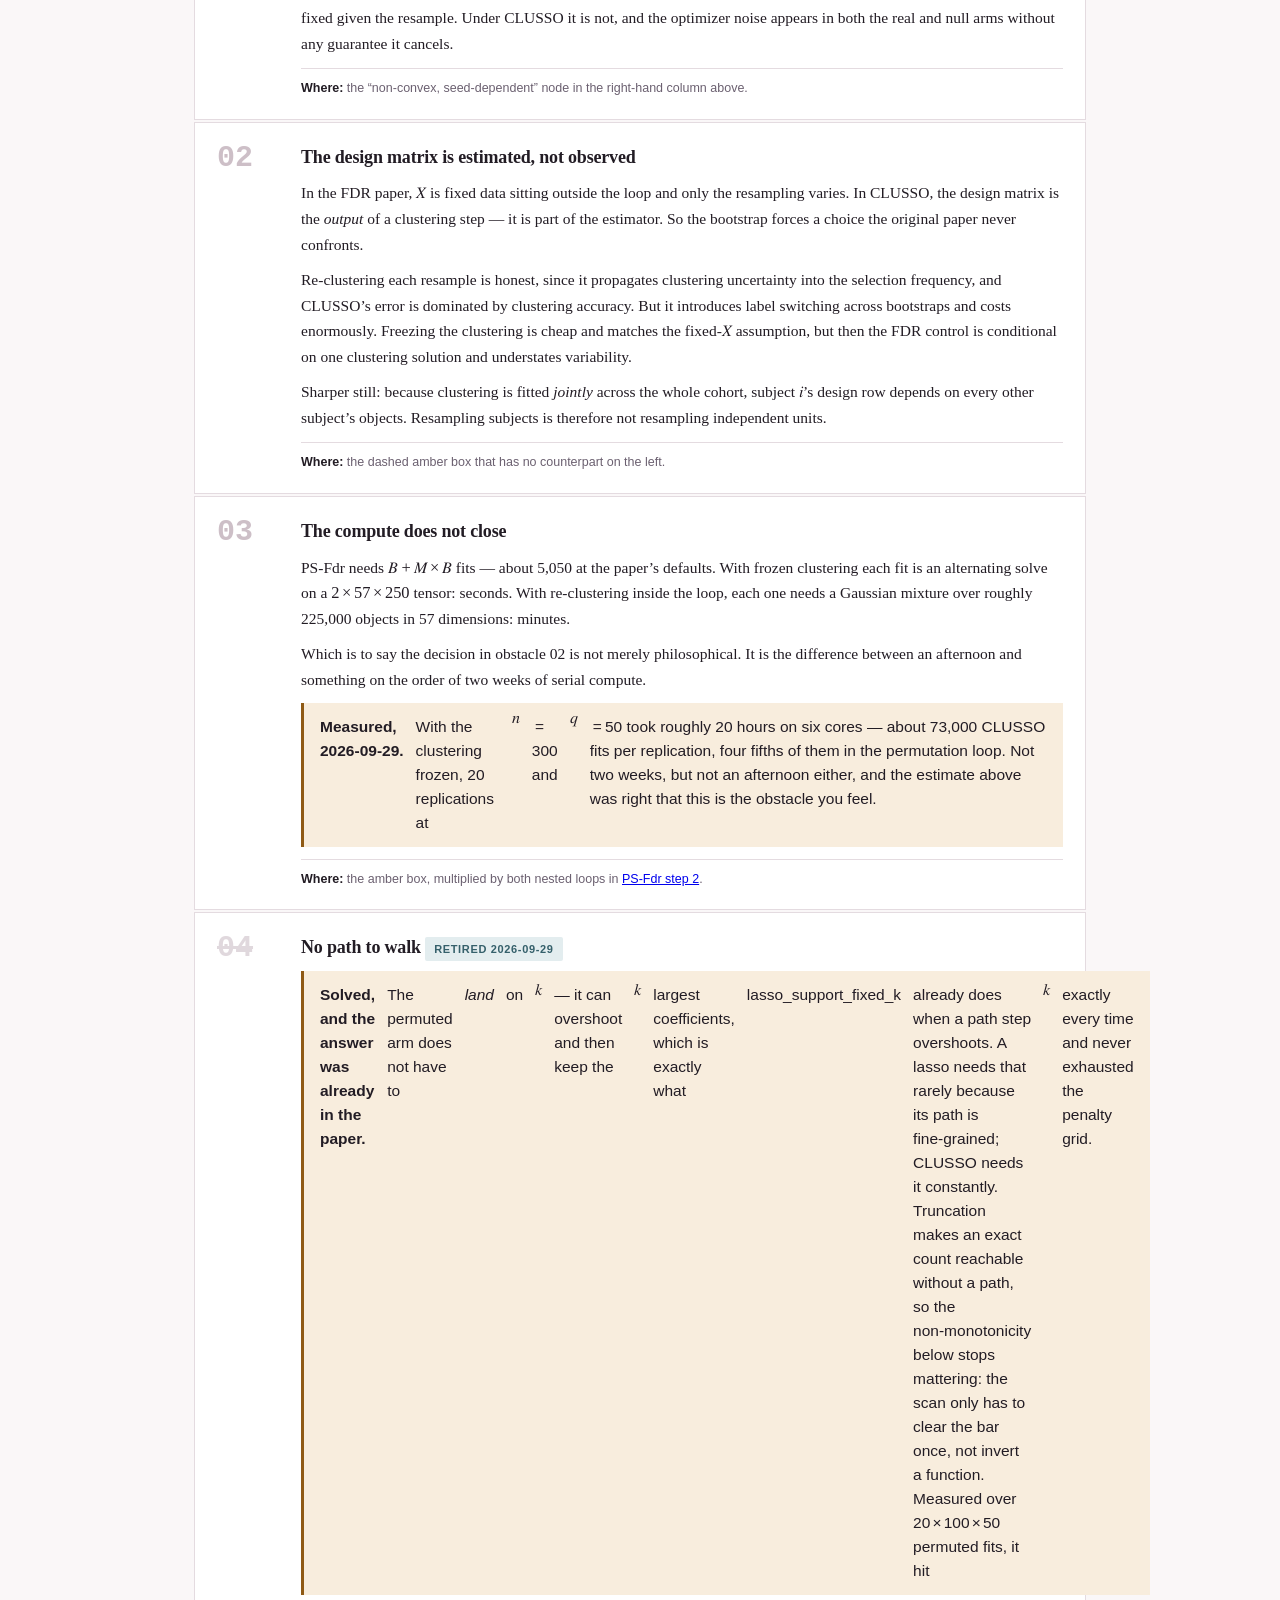
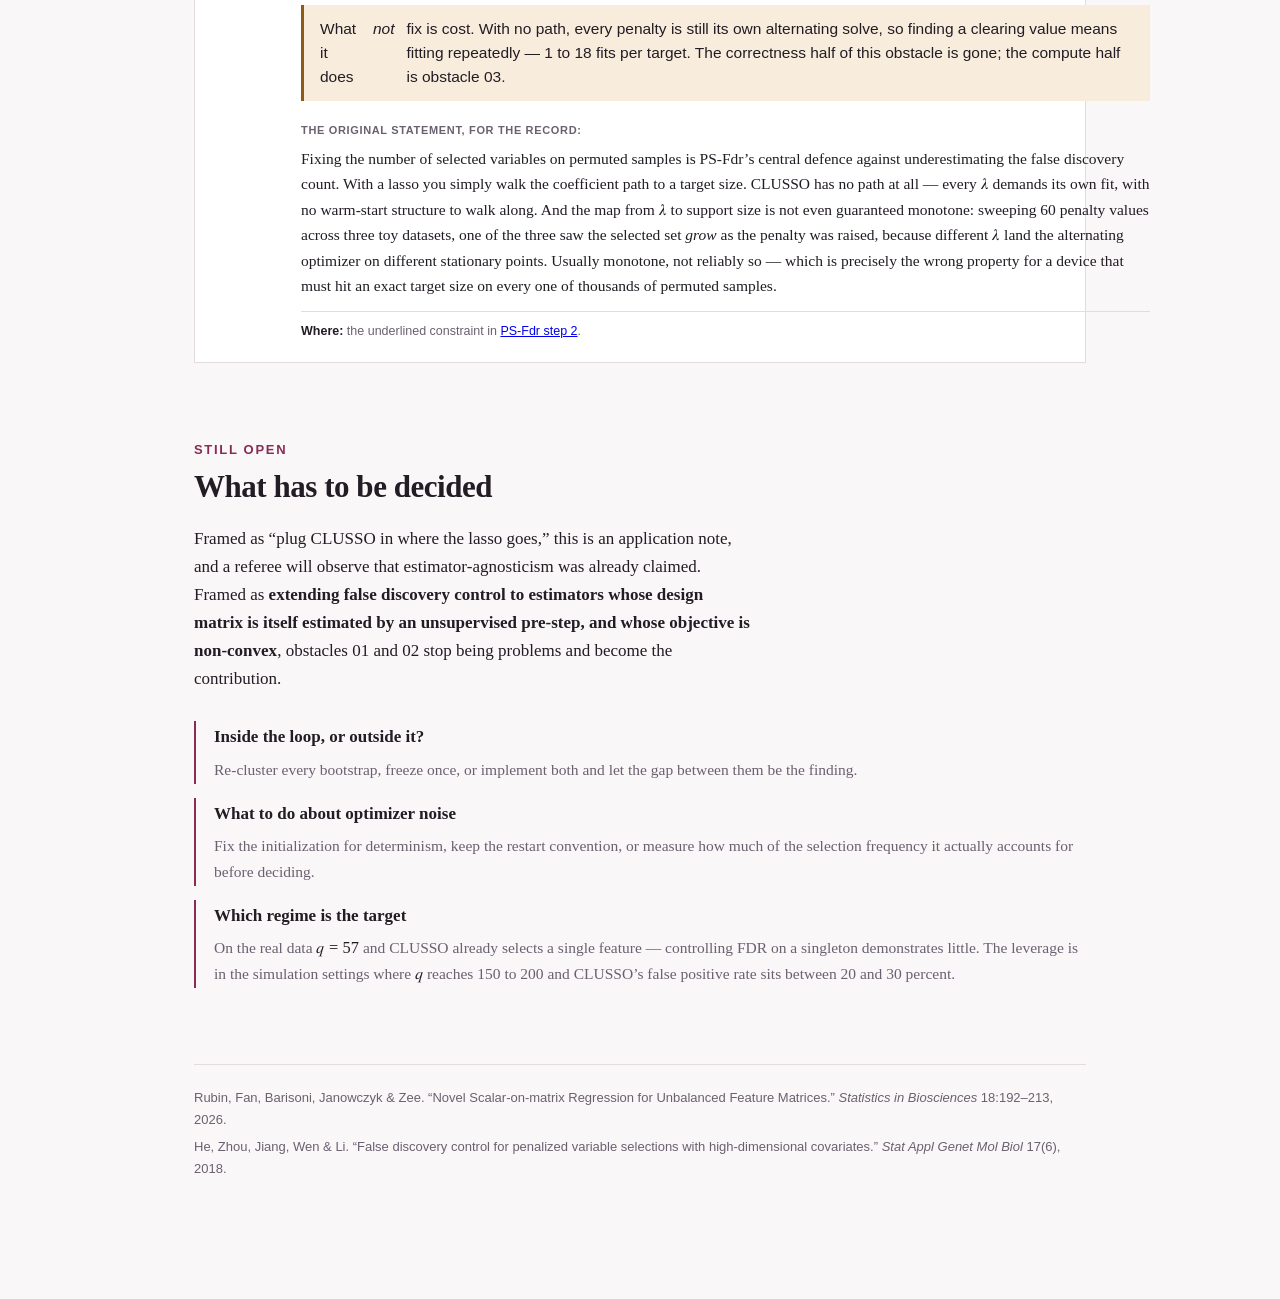
<file: docs/fdr-clusso.html>
<!doctype html>
<html lang="en">
<head>
<meta charset="utf-8">
<meta name="viewport" content="width=device-width, initial-scale=1">
<title>FDR-CLUSSO</title>
<meta name="description" content="Substituting CLUSSO for the lasso inside PS-Fdr: where the interface lines up, where it breaks, and what has to be decided.">
<meta name="color-scheme" content="light dark">
<link rel="icon" href="data:image/svg+xml,<svg xmlns=%22http://www.w3.org/2000/svg%22 viewBox=%220 0 100 100%22><text y=%22.9em%22 font-size=%2290%22>%F0%9F%94%AC</text></svg>">
<meta property="og:type" content="article">
<meta property="og:title" content="FDR-CLUSSO">
<meta property="og:description" content="Substituting CLUSSO for the lasso inside PS-Fdr: where the interface lines up, where it breaks, and what has to be decided.">
<meta name="twitter:card" content="summary">
<link rel="stylesheet" href="assets/style.css">
</head>
<body>
<button class="theme-toggle" id="themetoggle" type="button" aria-label="Toggle colour theme">Dark</button>

<div class="wrap">

  <header class="masthead">
    <p class="eyebrow">The composition</p>
    <h1>FDR&#8209;CLUSSO</h1>
    <p class="standfirst">Substituting CLUSSO for the lasso inside PS&#8209;Fdr: one line, twice &mdash; and everything that line drags with it.</p>
    <nav class="sitenav">
      <a href="index.html">Overview</a>
      <a href="clusso.html">CLUSSO</a>
      <a href="random-clusso.html">Random CLUSSO</a>
      <a href="ps-fdr.html">PS-Fdr</a>
      <a href="fdr-clusso.html" aria-current="page">FDR-CLUSSO</a>
    </nav>
  </header>

  <div class="status">
    <span class="flag">Measured, consistent with the target</span>
    <span>The composition runs. On 100 simulated replications it cuts
    CLUSSO&rsquo;s false discovery proportion by more than half, and its
    95% interval covers the 0.10 level it promises &mdash; consistent with
    that level, not proven to hold it, and so far in one simulation setting.
    The numbers are in the result section below. Obstacle&nbsp;04 is retired;
    the rest still stand.</span>
  </div>

<!-- ================= COMPOSITION ================= -->
  <section>
    <h2>The substitution</h2>
    <h3>One line, twice</h3>

    <div class="prose">
      <p>
        Call sites <a href="ps-fdr.html#site-a">A</a> and <a href="ps-fdr.html#site-b">B</a> are the entire interface. PS&#8209;Fdr never touches its
        estimator any other way &mdash; it just needs a selected set back. CLUSSO
        produces exactly that. This is why the instinct is right, and why the
        authors of both papers gestured at it.
      </p>
      <p>
        But watch what has to be inserted <em class="term">inside</em> the
        resampling loop.
      </p>
    </div>

    <div class="compose" id="substitution">

      <div class="col-a">
        <div class="col-head">Lasso &mdash; as published</div>
        <div class="flow">
          <div class="node">resample <math><mi>n</mi></math> rows<span class="cap">rows of a fixed matrix X</span></div>
          <div class="arrow">&#9660;</div>
          <div class="node ghost">nothing here</div>
          <div class="arrow">&#9660;</div>
          <div class="node">fit lasso<span class="cap">convex &mdash; one unique solution</span></div>
          <div class="arrow">&#9660;</div>
          <div class="node terminal">
            <math><mrow>
              <msup><mi>S</mi><mrow><mo>(</mo><mi>b</mi><mo>)</mo></mrow></msup>
              <mo>=</mo><mo>{</mo><mi>j</mi><mo>:</mo>
              <msub><mover accent="true"><mi>&#x3B2;</mi><mo>^</mo></mover><mi>j</mi></msub>
              <mo>&#x2260;</mo><mn>0</mn><mo>}</mo>
            </mrow></math>
          </div>
        </div>
      </div>

      <div class="col-b">
        <div class="col-head">CLUSSO &mdash; proposed</div>
        <div class="flow">
          <div class="node">resample <math><mi>n</mi></math> subjects<span class="cap">each carries ~900 objects</span></div>
          <div class="arrow">&#9660;</div>
          <div class="node inserted">re&#8209;pool &#8594; re&#8209;cluster &#8594; re&#8209;average<span class="cap">no counterpart in the FDR paper</span></div>
          <div class="arrow">&#9660;</div>
          <div class="node">fit CLUSSO<span class="cap">non&#8209;convex &mdash; seed&#8209;dependent</span></div>
          <div class="arrow">&#9660;</div>
          <div class="node terminal">
            <math><mrow>
              <msup><mi>S</mi><mrow><mo>(</mo><mi>b</mi><mo>)</mo></mrow></msup>
              <mo>=</mo><mo>{</mo><mi>j</mi><mo>:</mo>
              <msub><mover accent="true"><mi>&#x3B2;</mi><mo>^</mo></mover><mi>j</mi></msub>
              <mo>&#x2260;</mo><mn>0</mn><mo>}</mo>
            </mrow></math>
          </div>
        </div>
      </div>

    </div>

    <div class="split">
      <div class="panel good">
        <h4>Holds up</h4>
        <ul>
          <li><strong>Permuting <math><mi>y</mi></math> is a valid null.</strong> The clustering step is unsupervised, so shuffling the outcome decouples precisely what it should and leaves the design construction intact.</li>
          <li><strong>Sign non&#8209;identifiability does not bite.</strong> Only the product <math><mrow><mi>&#x3B2;</mi><mo>&#x2297;</mo><mi>&#x3B1;</mi></mrow></math> is identified, but PS&#8209;Fdr reads the <em>support</em> of <math><mi>&#x3B2;</mi></math>, and the support is identifiable.</li>
          <li><strong>No limiting distribution required.</strong> Which is fortunate, since CLUSSO has only a proven error bound, never a derived distribution.</li>
        </ul>
      </div>
      <div class="panel bad">
        <h4>Does not</h4>
        <ul>
          <li>The design matrix is <em>manufactured inside</em> the loop rather than supplied from outside it.</li>
          <li>Two fits on identical data can return different selected sets.</li>
          <li>The nested loops demand <math><mrow><mi>B</mi><mo>+</mo><mi>M</mi><mi>B</mi><mo>&#x2248;</mo><mn>5050</mn></mrow></math> fits, each potentially dragging a mixture model over 225,000 points.</li>
          <li><s>&ldquo;Fix the number selected&rdquo; assumes a coefficient path that CLUSSO does not have.</s> <b>Solved</b> &mdash; overshoot, then keep the k largest coefficients.</li>
        </ul>
      </div>
    </div>
  </section>

<!-- ================= RESULT ================= -->
<!-- GENERATED by stage4_clusso_fdr.py --html. Do not hand-edit: re-render with
     cd fdr_clusso/python && python stage4_clusso_fdr.py --from-json ../results/stage6_exactk_fine_reps100.json --html out.html -->
  <section>
    <h2>Measured, 2026-10-26</h2>
    <h3>It cuts the false discoveries by more than half, and is consistent with the level it promises</h3>

    <div class="prose">
      <p>
        100 simulated replications, each <math><mi>n</mi></math>&thinsp;=&thinsp;300
        subjects on 50 features of which 10 are real.
        <math><mi>B</mi></math>&thinsp;=&thinsp;50 bootstraps,
        <math><mi>M</mi></math>&thinsp;=&thinsp;100 permutations, target
        <math><mi>q</mi></math>&thinsp;=&thinsp;0.10. The clustering is fitted
        <strong>once per replication</strong> and then frozen, so every number
        below is conditional on one clustering solution.
      </p>
    </div>

    <div class="scroll-x">
      <table class="alpha">
        <thead><tr><th></th><th>FDP</th><th>power</th><th>|S|</th><th>FDP&thinsp;&le;&thinsp;q</th></tr></thead>
        <tbody>
          <tr><td>CLUSSO, bare</td><td class="bad">0.313</td><td>0.975</td><td>14.9</td><td>0.09</td></tr>
          <tr><td>FDR&#8209;CLUSSO, exact&#8209;k</td><td class="ok">0.113</td><td>0.933</td><td>10.6</td><td>0.59</td></tr>
        </tbody>
      </table>
    </div>

    <div class="prose">
      <p>
        Wrapping CLUSSO in PS&#8209;Fdr cut the false discovery proportion from
        <b>0.313</b> to <b>0.113</b>, for <b>0.042</b> of power.
        Bare CLUSSO stayed under the target on 9 of 100
        replications; the composition did on 59.
      </p>
      <p>
        <strong>It is consistent with the level it promises, not proven to hold it.</strong> Mean FDP 0.113, 95% interval [0.093, 0.132], which covers the target of 0.10. FDR is an average over datasets: any single replication can land well above or below it. Per&#8209;replication FDP, sorted &mdash;
        <span class="good">green</span> clears the target,
        <span class="bad">red</span> does not:
      </p>
      <p class="fdpstrip"><span class="good">0.00</span> <span class="good">0.00</span> <span class="good">0.00</span> <span class="good">0.00</span> <span class="good">0.00</span> <span class="good">0.00</span> <span class="good">0.00</span> <span class="good">0.00</span> <span class="good">0.00</span> <span class="good">0.00</span> <span class="good">0.00</span> <span class="good">0.00</span> <span class="good">0.00</span> <span class="good">0.00</span> <span class="good">0.00</span> <span class="good">0.00</span> <span class="good">0.00</span> <span class="good">0.00</span> <span class="good">0.00</span> <span class="good">0.00</span> <span class="good">0.00</span> <span class="good">0.00</span> <span class="good">0.00</span> <span class="good">0.00</span> <span class="good">0.00</span> <span class="good">0.00</span> <span class="good">0.00</span> <span class="good">0.00</span> <span class="good">0.00</span> <span class="good">0.00</span> <span class="good">0.00</span> <span class="good">0.00</span> <span class="good">0.00</span> <span class="good">0.09</span> <span class="good">0.09</span> <span class="good">0.09</span> <span class="good">0.09</span> <span class="good">0.09</span> <span class="good">0.09</span> <span class="good">0.09</span> <span class="good">0.09</span> <span class="good">0.09</span> <span class="good">0.09</span> <span class="good">0.09</span> <span class="good">0.09</span> <span class="good">0.09</span> <span class="good">0.09</span> <span class="good">0.09</span> <span class="good">0.09</span> <span class="good">0.09</span> <span class="good">0.09</span> <span class="good">0.09</span> <span class="good">0.09</span> <span class="good">0.10</span> <span class="good">0.10</span> <span class="good">0.10</span> <span class="good">0.10</span> <span class="good">0.10</span> <span class="good">0.10</span> <span class="bad">0.11</span> <span class="bad">0.11</span> <span class="bad">0.11</span> <span class="bad">0.11</span> <span class="bad">0.11</span> <span class="bad">0.17</span> <span class="bad">0.17</span> <span class="bad">0.17</span> <span class="bad">0.17</span> <span class="bad">0.17</span> <span class="bad">0.17</span> <span class="bad">0.17</span> <span class="bad">0.17</span> <span class="bad">0.18</span> <span class="bad">0.18</span> <span class="bad">0.18</span> <span class="bad">0.18</span> <span class="bad">0.18</span> <span class="bad">0.20</span> <span class="bad">0.20</span> <span class="bad">0.22</span> <span class="bad">0.23</span> <span class="bad">0.23</span> <span class="bad">0.23</span> <span class="bad">0.23</span> <span class="bad">0.23</span> <span class="bad">0.23</span> <span class="bad">0.25</span> <span class="bad">0.27</span> <span class="bad">0.27</span> <span class="bad">0.27</span> <span class="bad">0.27</span> <span class="bad">0.29</span> <span class="bad">0.29</span> <span class="bad">0.29</span> <span class="bad">0.29</span> <span class="bad">0.30</span> <span class="bad">0.30</span> <span class="bad">0.31</span> <span class="bad">0.31</span> <span class="bad">0.33</span></p>
      <p>
        Two things make that trustworthy rather than lucky. The permuted arm
        never once ran out of penalty grid &mdash; exhausted&nbsp;=&nbsp;0.000
        across 100&#8239;&times;&#8239;100&#8239;&times;&#8239;50 fits
        &mdash; so the estimate is not flattered by a null arm that came back
        short.
      </p>
      <p>
        <strong>Caveats that travel with the number.</strong> The median
        permuted&#8209;arm target was 28 of 50, so
        <math><mi>k</mi>/<mi>p</mi></math>&thinsp;&asymp;&thinsp;0.56 &mdash;
        far outside the regime PS&#8209;Fdr was built for, where He et al. have
        <math><mi>p</mi></math>&thinsp;=&thinsp;23,052 and
        <math><mi>k</mi></math> in the tens. Clustering accuracy was
        1.000, so this says nothing about what freezing costs when the
        clustering is wrong &mdash; the GMM simply got it right every time. And
        the 0.001 coefficient cut was plausibly deciding the
        support on 44% of replications, which is the first thing to rule
        out before trusting the gap between 0.113 and 0.10.
      </p>
    </div>
  </section>

<!-- ================= OBSTACLES ================= -->
  <section>
    <h2>Ranked by how much they hurt</h2>
    <h3>Where it breaks</h3>

    <ul class="obstacles">

      <li class="obstacle">
        <div class="rank">01</div>
        <div>
          <h4>The selection frequency stops meaning one thing</h4>
          <p>
            CLUSSO&rsquo;s objective is bilinear in <math><mi>&#x3B1;</mi></math> and
            <math><mi>&#x3B2;</mi></math>, hence non&#8209;convex. The paper concedes the
            algorithm reaches a stationary point rather than a global minimum,
            which is why it runs five random restarts and keeps the best
            objective. So the fitted <math><mover accent="true"><mi>&#x3B2;</mi><mo>^</mo></mover></math>
            is a function of data, <math><mi>&#x3BB;</mi></math>,
            <em class="term">and seed</em>.
          </p>
          <p>
            That means <math><msub><mi>&#x3A0;</mi><mi>j</mi></msub></math> confounds
            two sources of variation: bootstrap resampling variability, which
            stability selection exists to measure, and optimizer noise, which is
            nothing. Meinshausen and B&uuml;hlmann&rsquo;s framework assumes the
            selection map is fixed given the resample. Under CLUSSO it is not,
            and the optimizer noise appears in both the real and null arms
            without any guarantee it cancels.
          </p>
          <div class="where"><b>Where:</b> the &ldquo;non&#8209;convex, seed&#8209;dependent&rdquo; node in the right&#8209;hand column above.</div>
        </div>
      </li>

      <li class="obstacle">
        <div class="rank">02</div>
        <div>
          <h4>The design matrix is estimated, not observed</h4>
          <p>
            In the FDR paper, <math><mi>X</mi></math> is fixed data sitting outside
            the loop and only the resampling varies. In CLUSSO, the design matrix
            is the <em class="term">output</em> of a clustering step &mdash; it is
            part of the estimator. So the bootstrap forces a choice the original
            paper never confronts.
          </p>
          <p>
            Re&#8209;clustering each resample is honest, since it propagates
            clustering uncertainty into the selection frequency, and CLUSSO&rsquo;s
            error is dominated by clustering accuracy. But it introduces label
            switching across bootstraps and costs enormously. Freezing the
            clustering is cheap and matches the fixed&#8209;<math><mi>X</mi></math>
            assumption, but then the FDR control is conditional on one clustering
            solution and understates variability.
          </p>
          <p>
            Sharper still: because clustering is fitted <em>jointly</em> across the
            whole cohort, subject <math><mi>i</mi></math>&rsquo;s design row depends on every other subject&rsquo;s objects. Resampling subjects is therefore
            not resampling independent units.
          </p>
          <div class="where"><b>Where:</b> the dashed amber box that has no counterpart on the left.</div>
        </div>
      </li>

      <li class="obstacle">
        <div class="rank">03</div>
        <div>
          <h4>The compute does not close</h4>
          <p>
            PS&#8209;Fdr needs <math><mrow><mi>B</mi><mo>+</mo><mi>M</mi><mo>&#xD7;</mo><mi>B</mi></mrow></math>
            fits &mdash; about 5,050 at the paper&rsquo;s defaults. With frozen
            clustering each fit is an alternating solve on a
            <math><mrow><mn>2</mn><mo>&#xD7;</mo><mn>57</mn><mo>&#xD7;</mo><mn>250</mn></mrow></math>
            tensor: seconds. With re&#8209;clustering inside the loop, each one needs
            a Gaussian mixture over roughly 225,000 objects in 57 dimensions: minutes.
          </p>
          <p>
            Which is to say the decision in obstacle 02 is not merely
            philosophical. It is the difference between an afternoon and
            something on the order of two weeks of serial compute.
          </p>
          <p class="note">
            <b>Measured, 2026&#8209;09&#8209;29.</b> With the clustering frozen,
            20 replications at
            <math><mi>n</mi></math>&thinsp;=&thinsp;300 and
            <math><mi>q</mi></math>&thinsp;=&thinsp;50 took roughly 20 hours on
            six cores &mdash; about 73,000 CLUSSO fits per replication, four
            fifths of them in the permutation loop. Not two weeks, but not an
            afternoon either, and the estimate above was right that this is the
            obstacle you feel.
          </p>
          <div class="where"><b>Where:</b> the amber box, multiplied by both nested loops in <a href="ps-fdr.html">PS&#8209;Fdr step 2</a>.</div>
        </div>
      </li>

      <li class="obstacle retired">
        <div class="rank">04</div>
        <div>
          <h4>No path to walk <span class="tag done">retired 2026&#8209;09&#8209;29</span></h4>
          <p class="note">
            <b>Solved, and the answer was already in the paper.</b> The permuted
            arm does not have to <em class="term">land</em> on
            <math><mi>k</mi></math> &mdash; it can overshoot and then keep the
            <math><mi>k</mi></math> largest coefficients, which is exactly what
            <span class="gk">lasso_support_fixed_k</span> already does when a
            path step overshoots. A lasso needs that rarely because its path is
            fine&#8209;grained; CLUSSO needs it constantly. Truncation makes an
            exact count reachable without a path, so the non&#8209;monotonicity
            below stops mattering: the scan only has to clear the bar once, not
            invert a function. Measured over
            20&#8239;&times;&#8239;100&#8239;&times;&#8239;50 permuted fits, it
            hit <math><mi>k</mi></math> exactly every time and never exhausted
            the penalty grid.
          </p>
          <p class="note">
            What it does <em class="term">not</em> fix is cost. With no path,
            every penalty is still its own alternating solve, so finding a
            clearing value means fitting repeatedly &mdash; 1 to 18 fits per
            target. The correctness half of this obstacle is gone; the compute
            half is obstacle&nbsp;03.
          </p>
          <p class="dim">The original statement, for the record:</p>
          <p>
            Fixing the number of selected variables on permuted samples is
            PS&#8209;Fdr&rsquo;s central defence against underestimating the false
            discovery count. With a lasso you simply walk the coefficient path to
            a target size. CLUSSO has no path at all &mdash; every
            <math><mi>&#x3BB;</mi></math> demands its own fit, with no warm-start
            structure to walk along. And the map from
            <math><mi>&#x3BB;</mi></math> to support size is not even guaranteed
            monotone: sweeping 60 penalty values across three toy datasets, one
            of the three saw the selected set <em class="term">grow</em> as the
            penalty was raised, because different
            <math><mi>&#x3BB;</mi></math> land the alternating optimizer on
            different stationary points. Usually monotone, not reliably so &mdash;
            which is precisely the wrong property for a device that must hit an
            exact target size on every one of thousands of permuted samples.
          </p>
          <div class="where"><b>Where:</b> the underlined constraint in <a href="ps-fdr.html#site-b">PS&#8209;Fdr step 2</a>.</div>
        </div>
      </li>

    </ul>
  </section>

<!-- ================= OPEN ================= -->
  <section>
    <h2>Still open</h2>
    <h3>What has to be decided</h3>

    <div class="prose">
      <p>
        Framed as &ldquo;plug CLUSSO in where the lasso goes,&rdquo; this is an
        application note, and a referee will observe that estimator&#8209;agnosticism
        was already claimed. Framed as
        <strong>extending false discovery control to estimators whose design
        matrix is itself estimated by an unsupervised pre&#8209;step, and whose
        objective is non&#8209;convex</strong>, obstacles 01 and 02 stop being
        problems and become the contribution.
      </p>
    </div>

    <ul class="qlist">
      <li class="q">
        <h4>Inside the loop, or outside it?</h4>
        <p>Re&#8209;cluster every bootstrap, freeze once, or implement both and let the gap between them be the finding.</p>
      </li>
      <li class="q">
        <h4>What to do about optimizer noise</h4>
        <p>Fix the initialization for determinism, keep the restart convention, or measure how much of the selection frequency it actually accounts for before deciding.</p>
      </li>
      <li class="q">
        <h4>Which regime is the target</h4>
        <p>On the real data <math><mrow><mi>q</mi><mo>=</mo><mn>57</mn></mrow></math> and CLUSSO already selects a single feature &mdash; controlling FDR on a singleton demonstrates little. The leverage is in the simulation settings where <math><mi>q</mi></math> reaches 150 to 200 and CLUSSO&rsquo;s false positive rate sits between 20 and 30 percent.</p>
      </li>
    </ul>
  </section>

  <footer>
    <p>Rubin, Fan, Barisoni, Janowczyk &amp; Zee. &ldquo;Novel Scalar&#8209;on&#8209;matrix Regression for Unbalanced Feature Matrices.&rdquo; <em>Statistics in Biosciences</em> 18:192&ndash;213, 2026.</p>
    <p>He, Zhou, Jiang, Wen &amp; Li. &ldquo;False discovery control for penalized variable selections with high&#8209;dimensional covariates.&rdquo; <em>Stat Appl Genet Mol Biol</em> 17(6), 2018.</p>
  </footer>

</div>
<script src="assets/theme.js"></script>
</body>
</html>
</file>
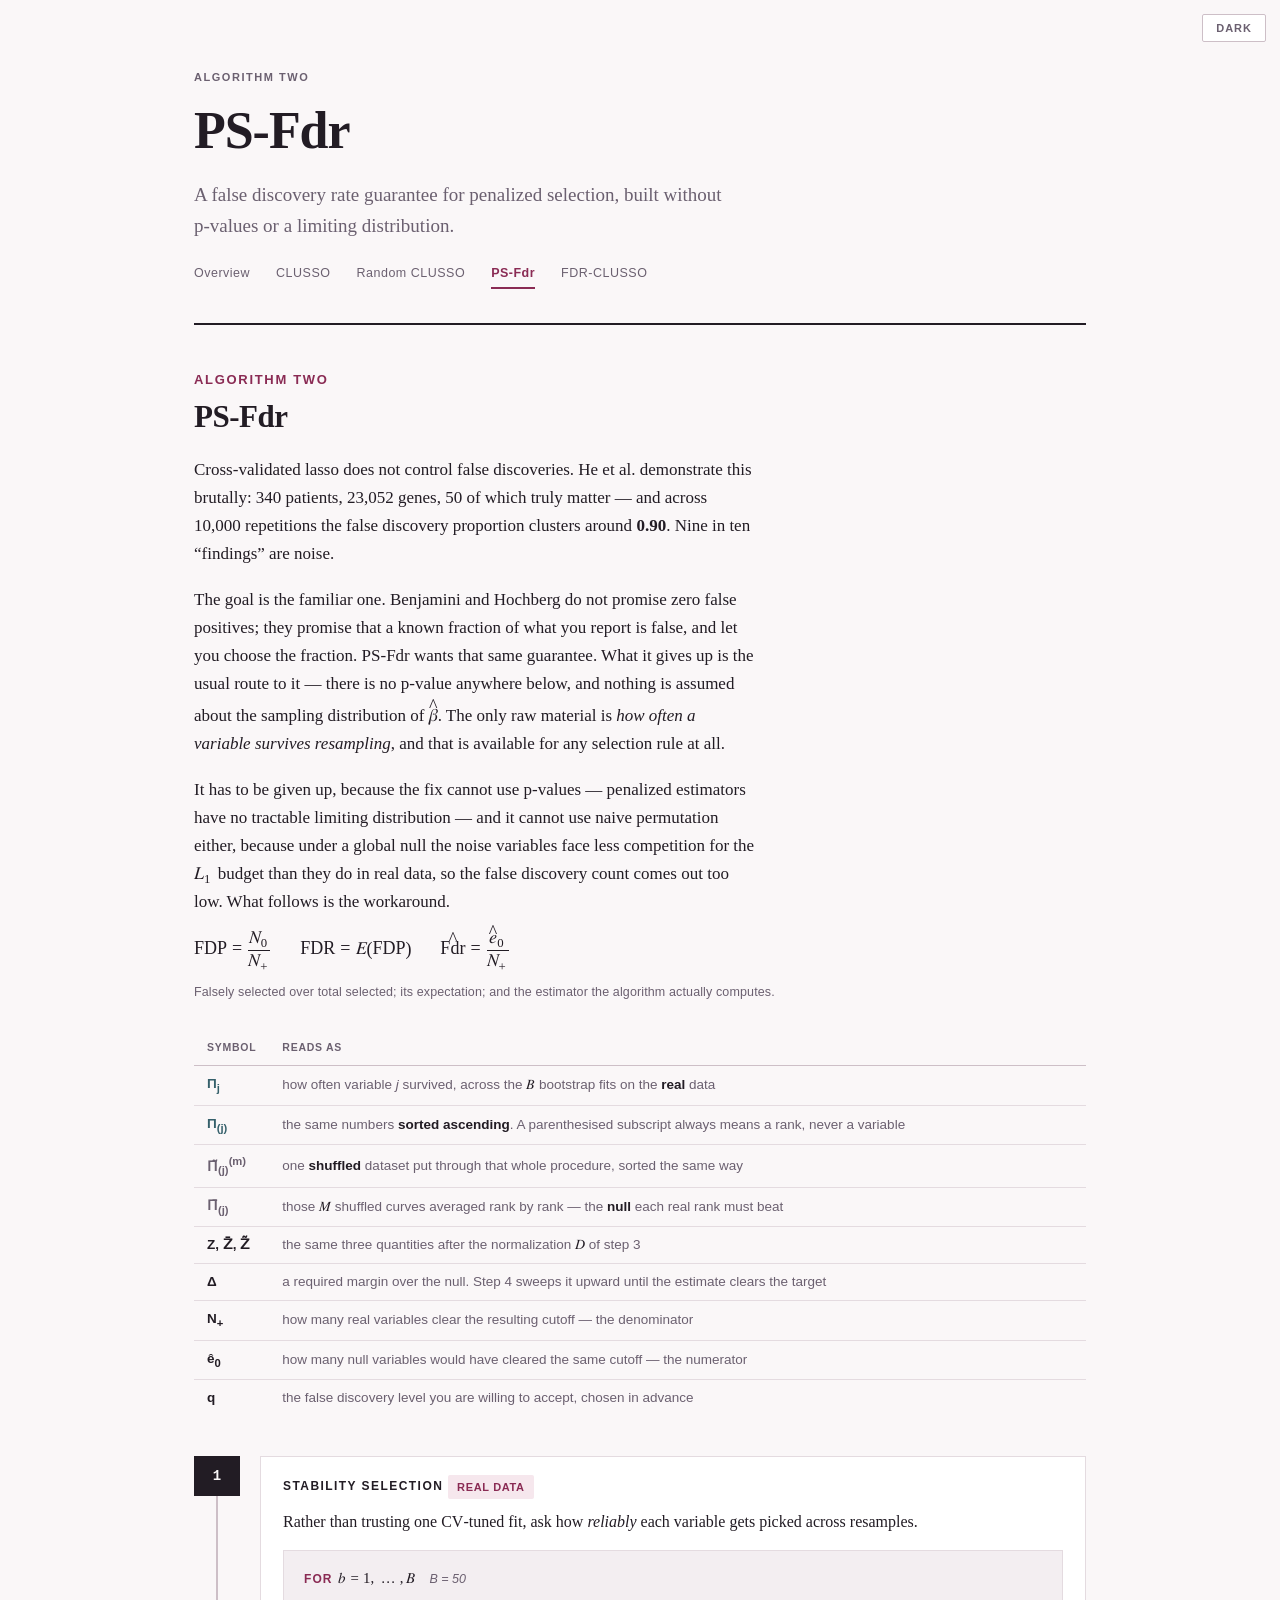
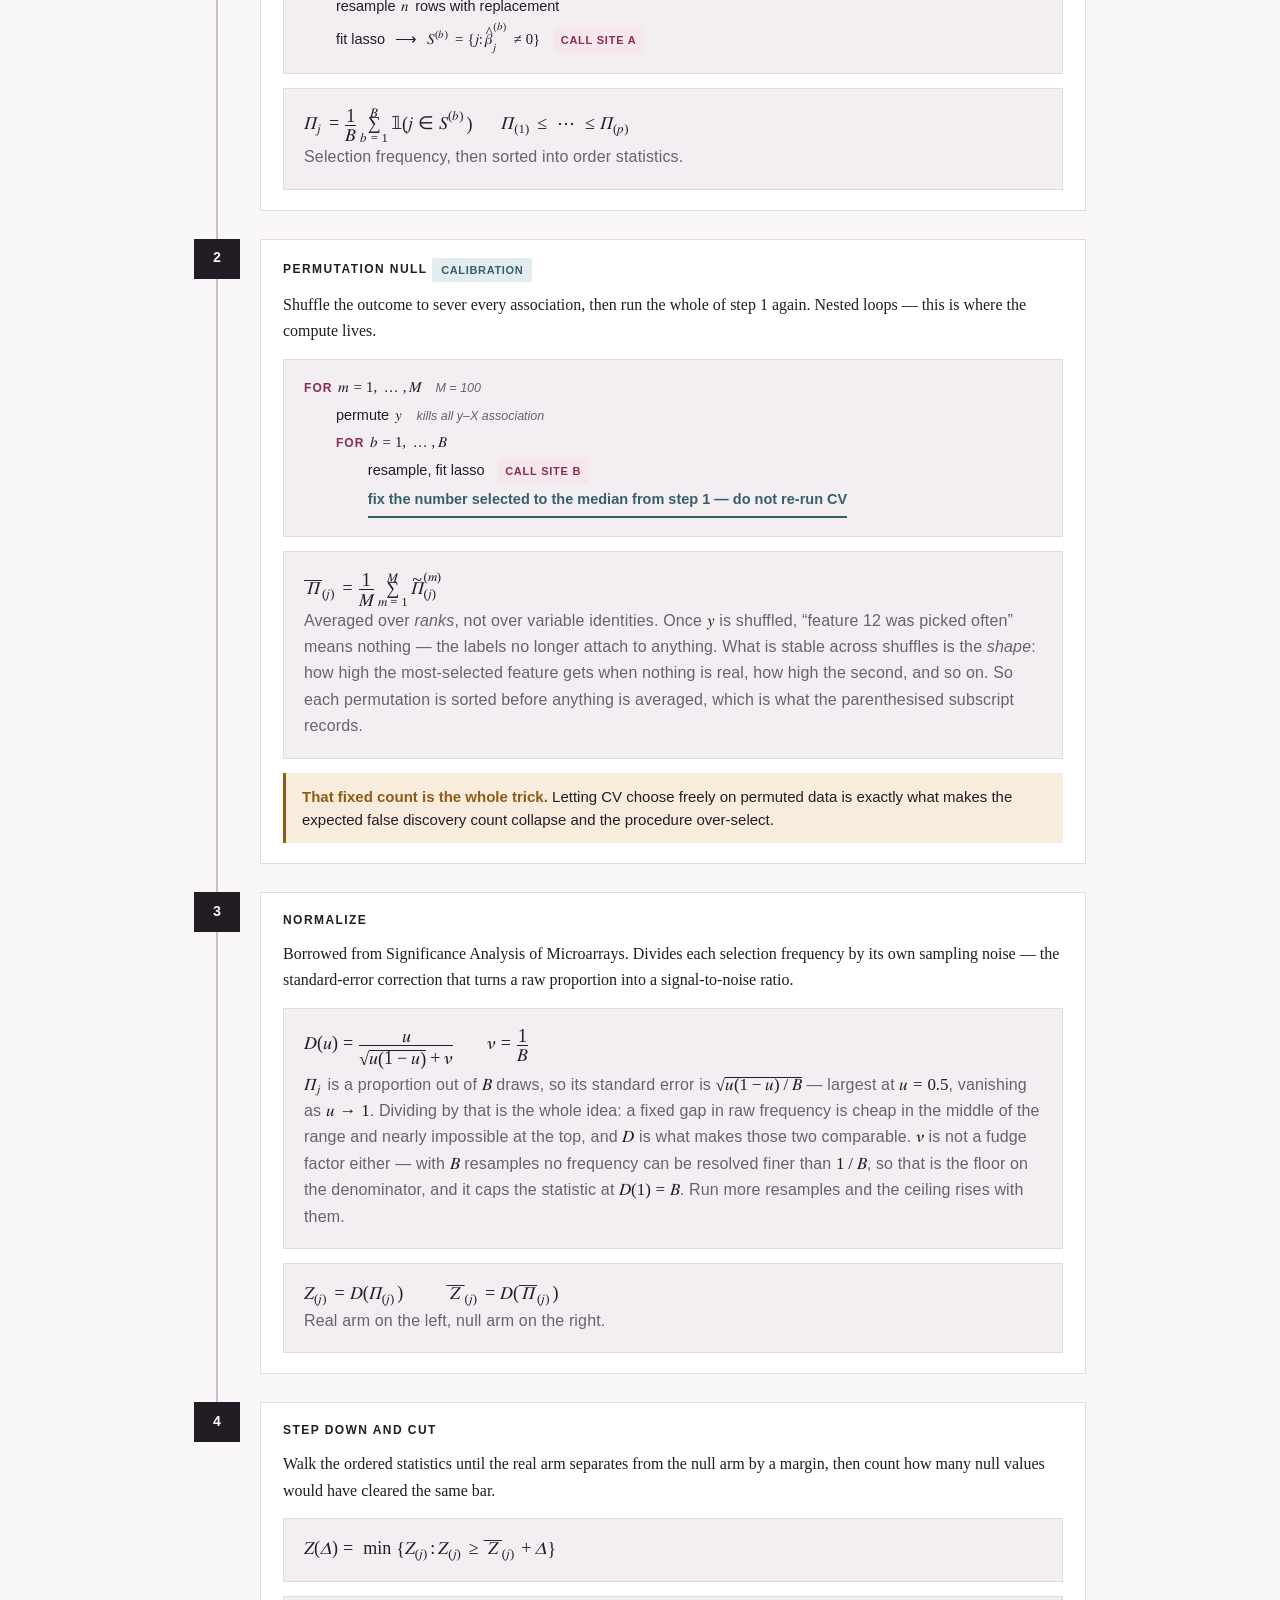
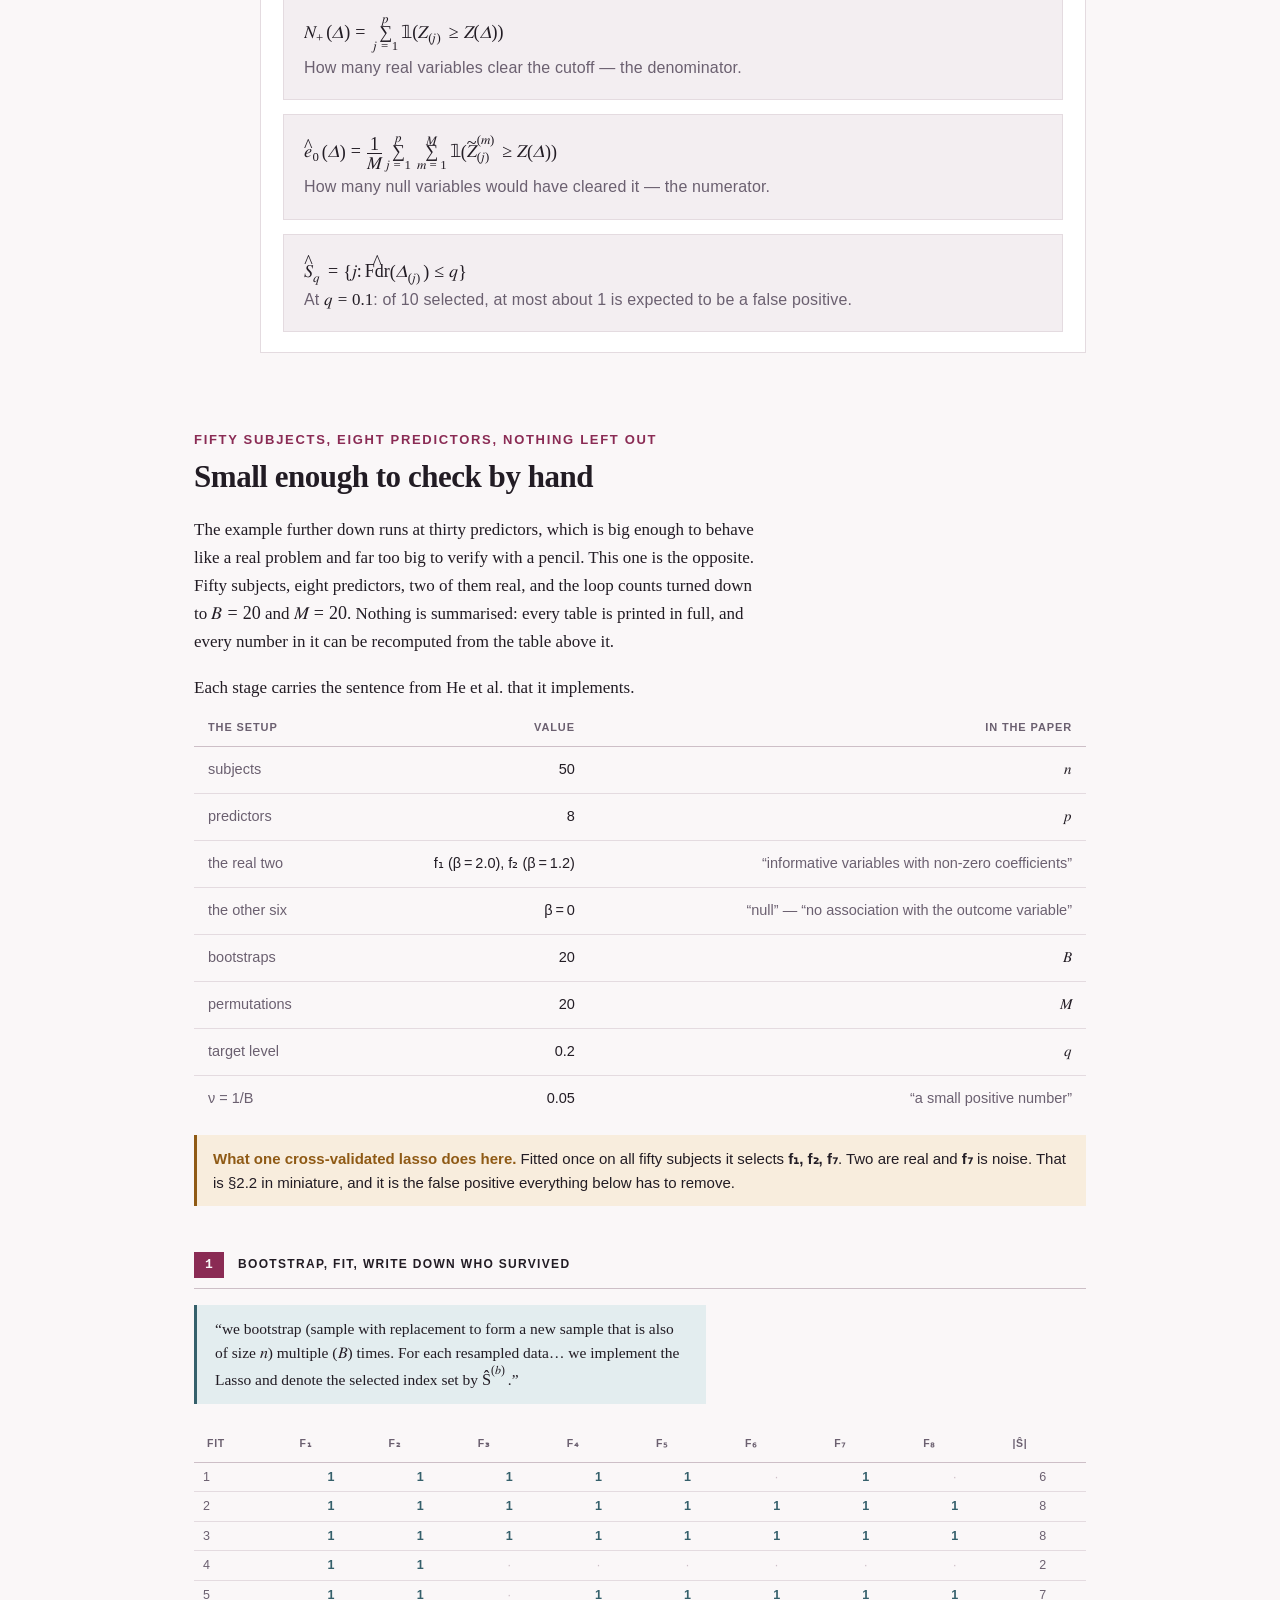
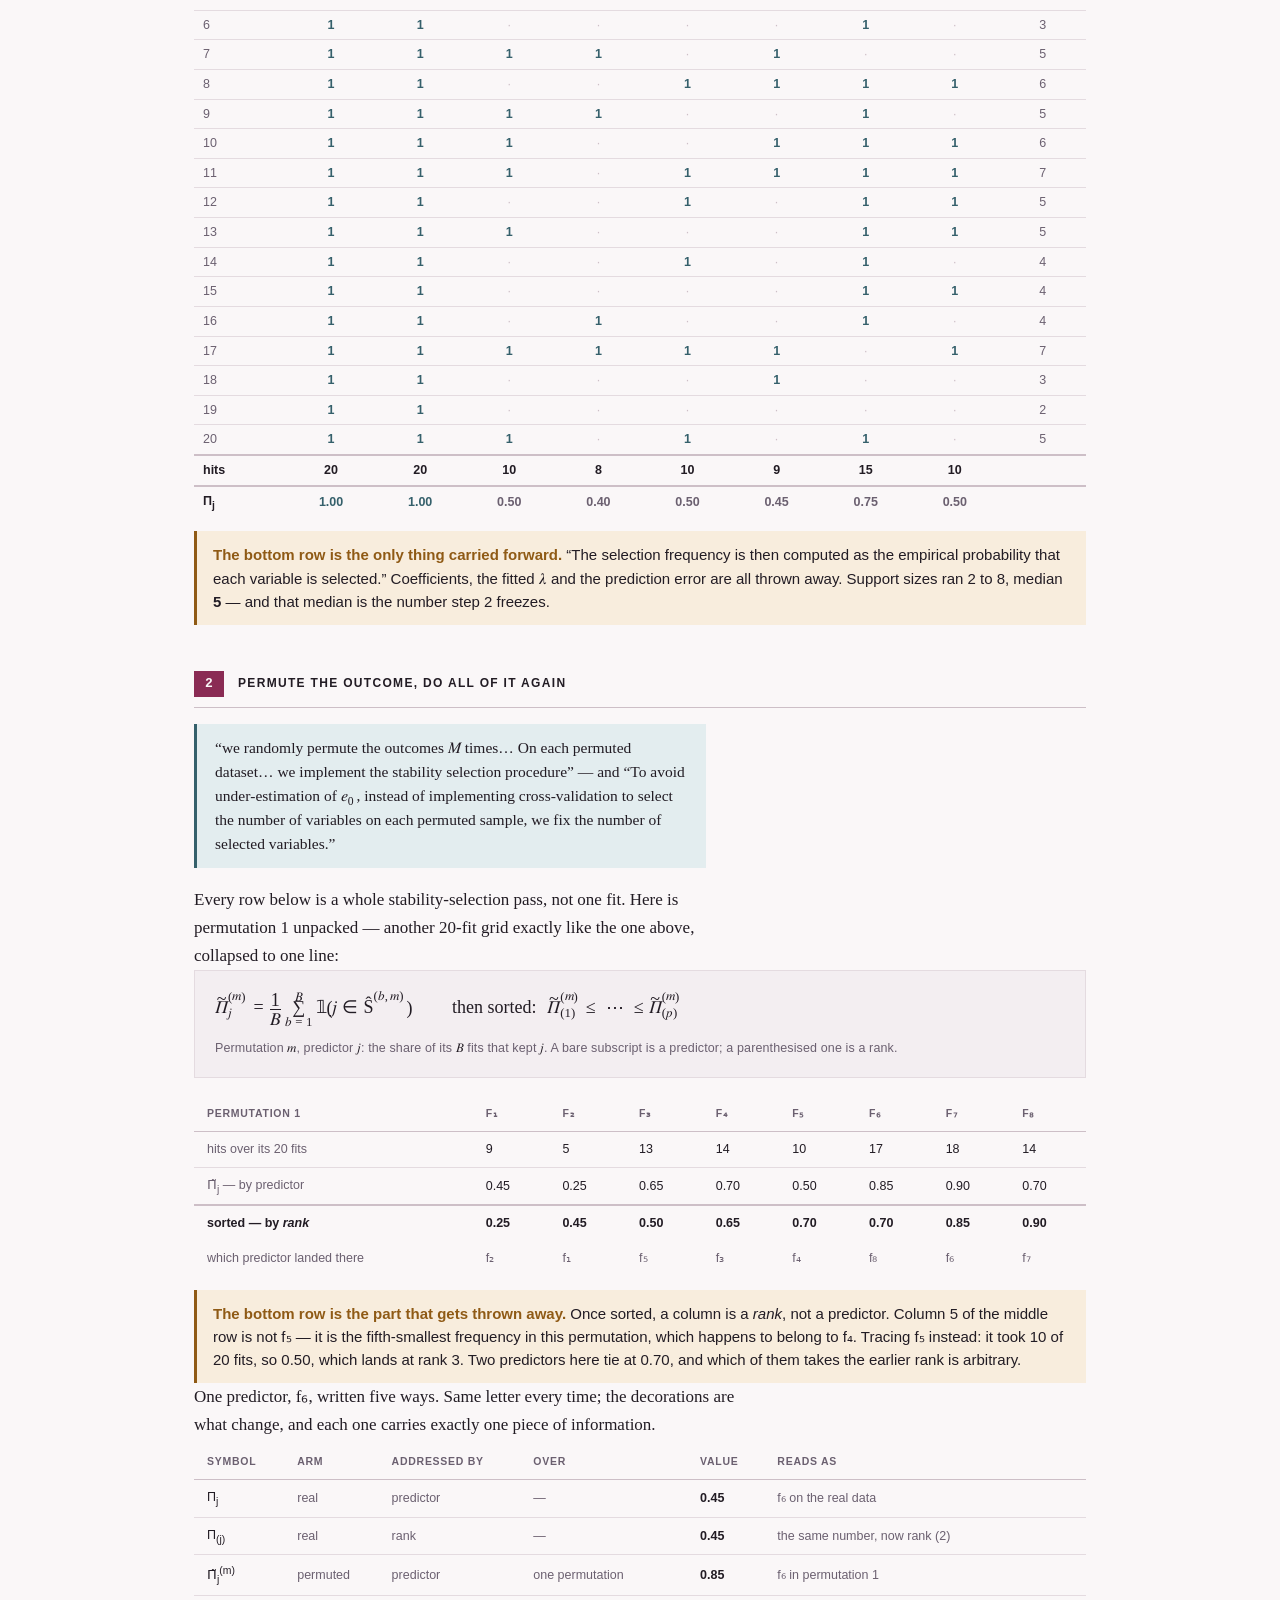
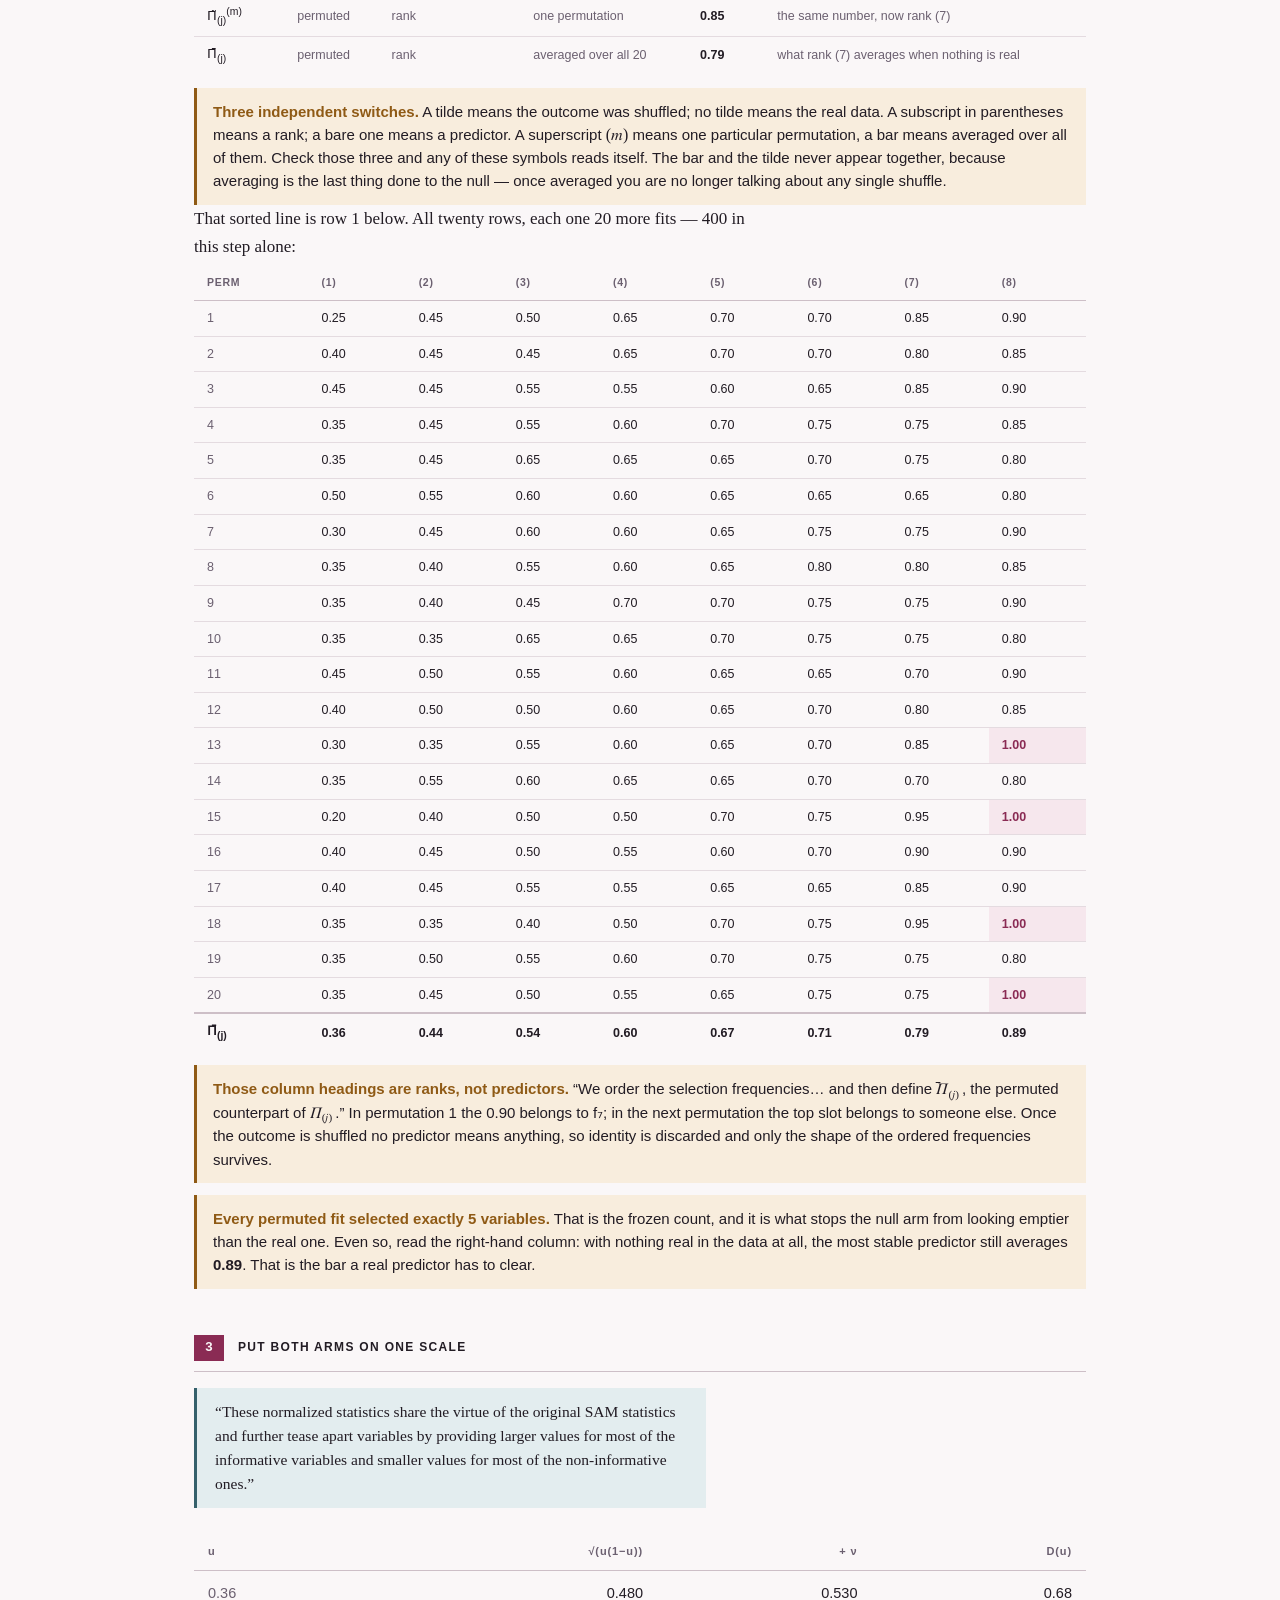
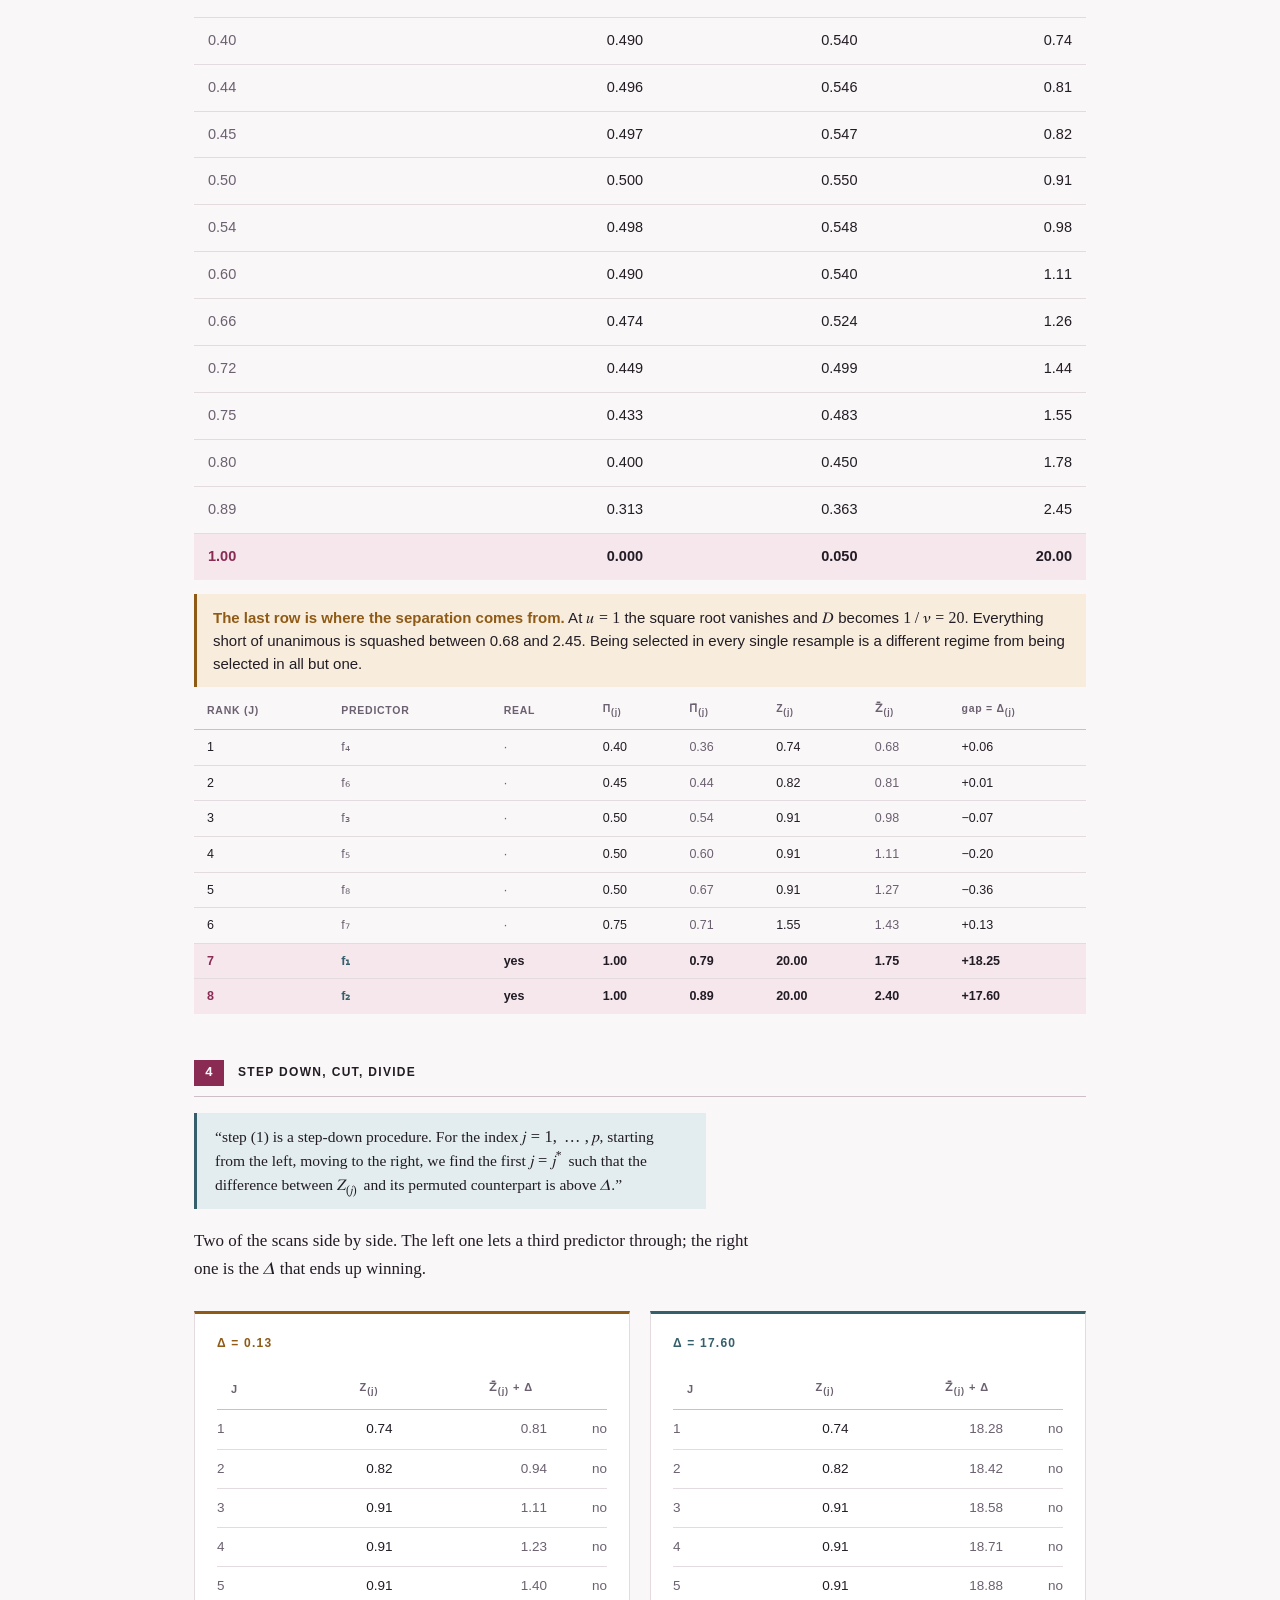
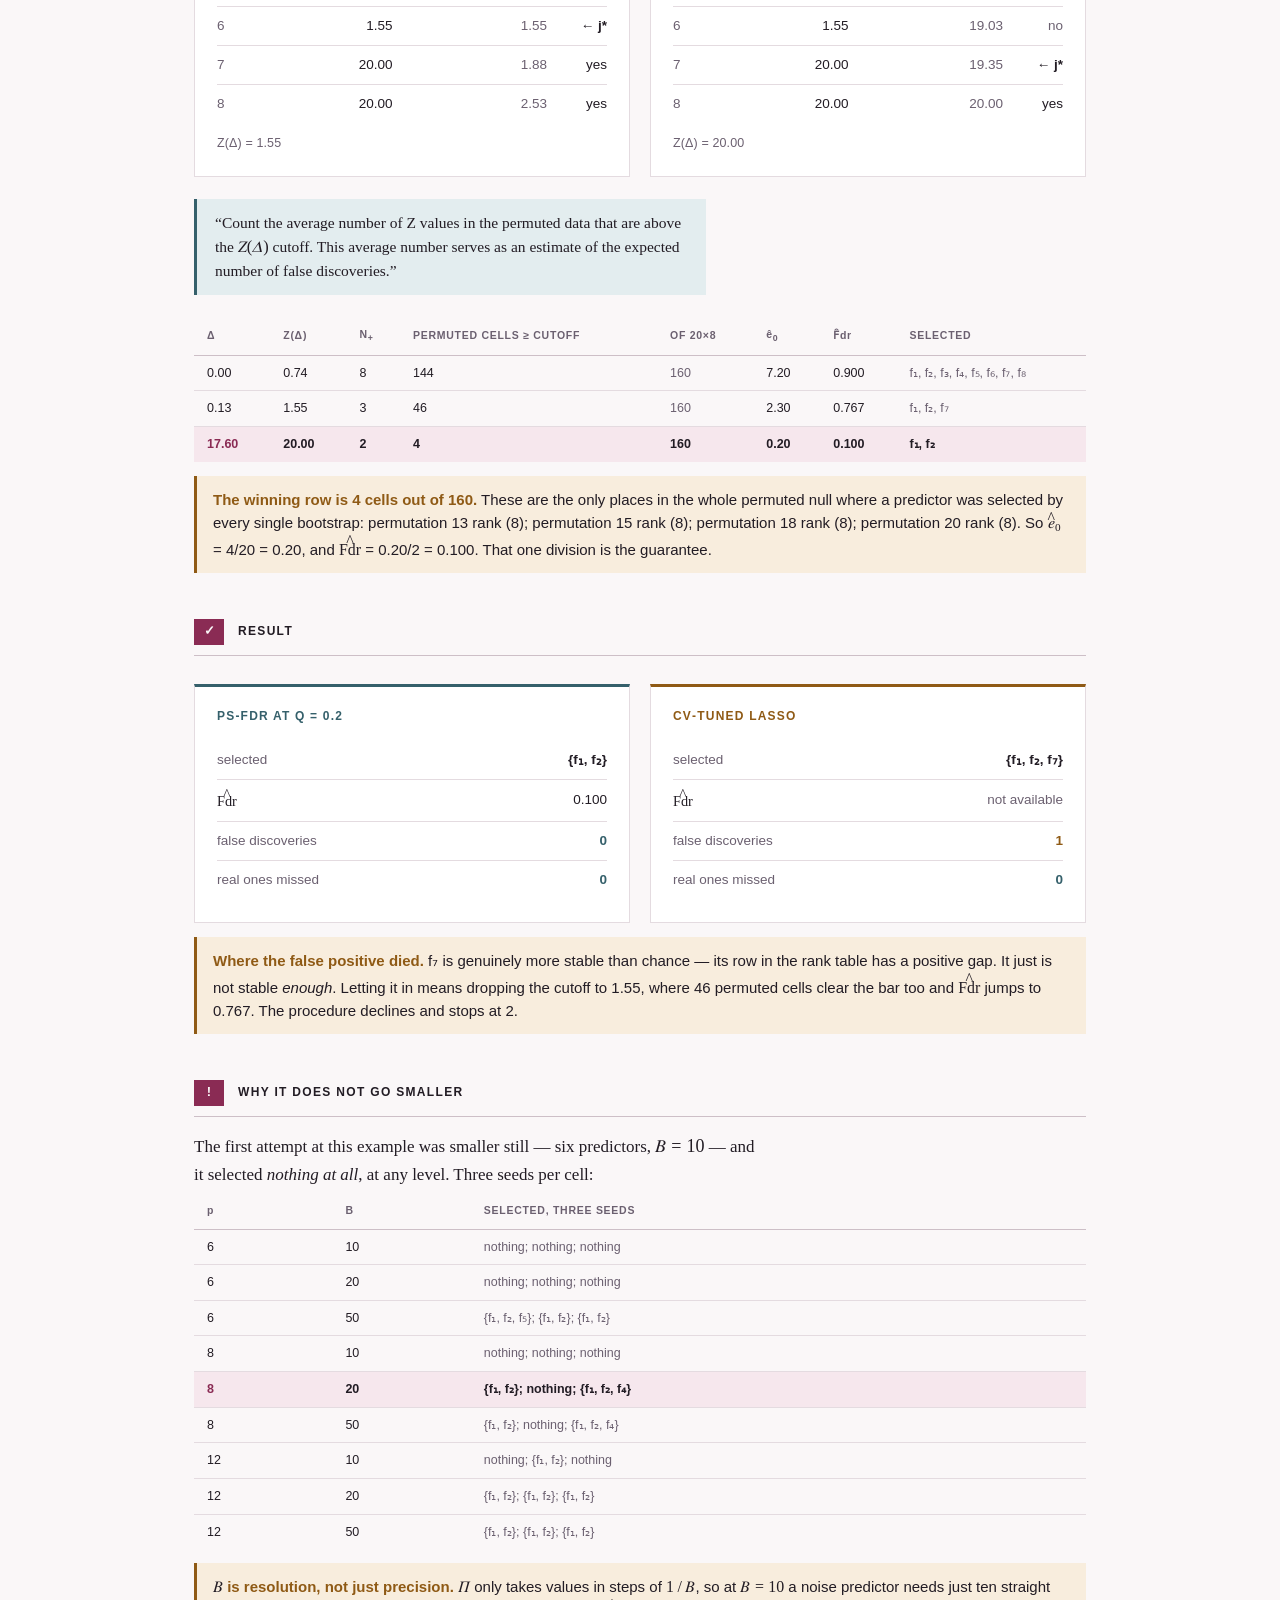
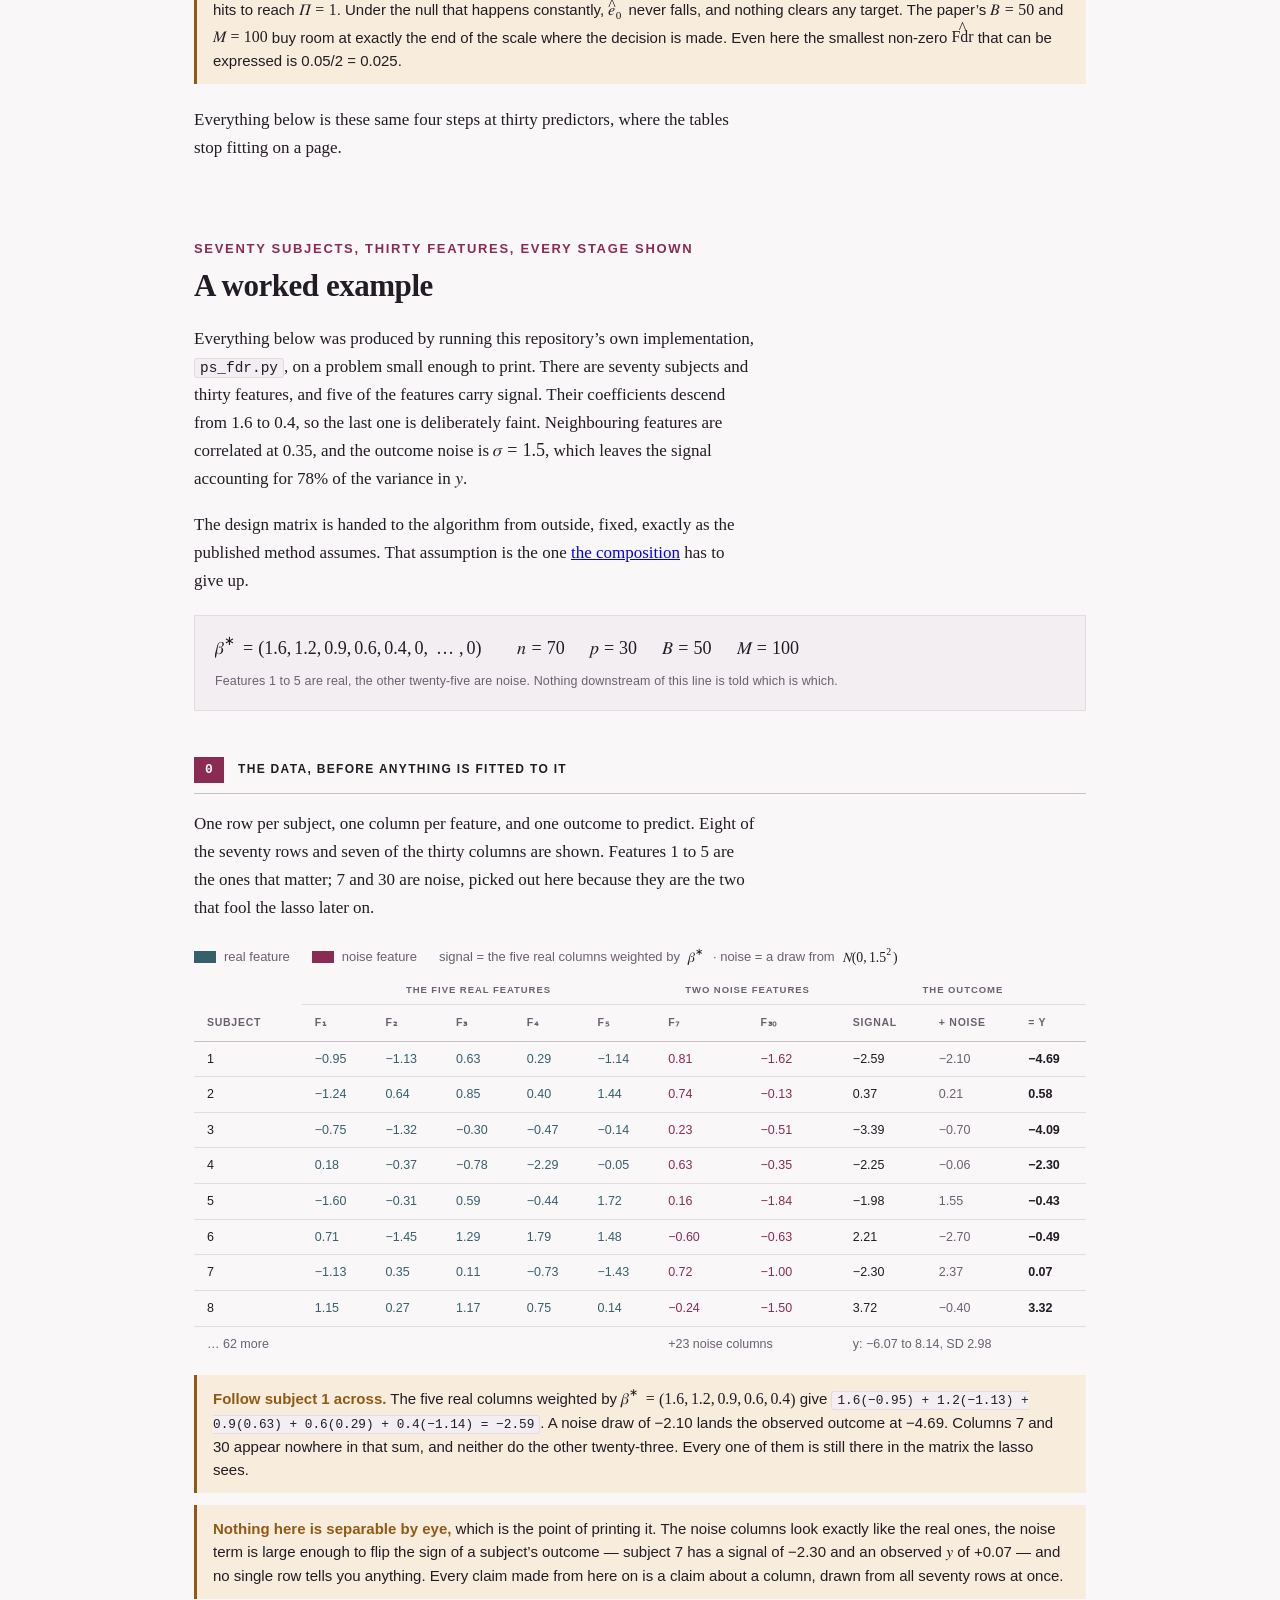
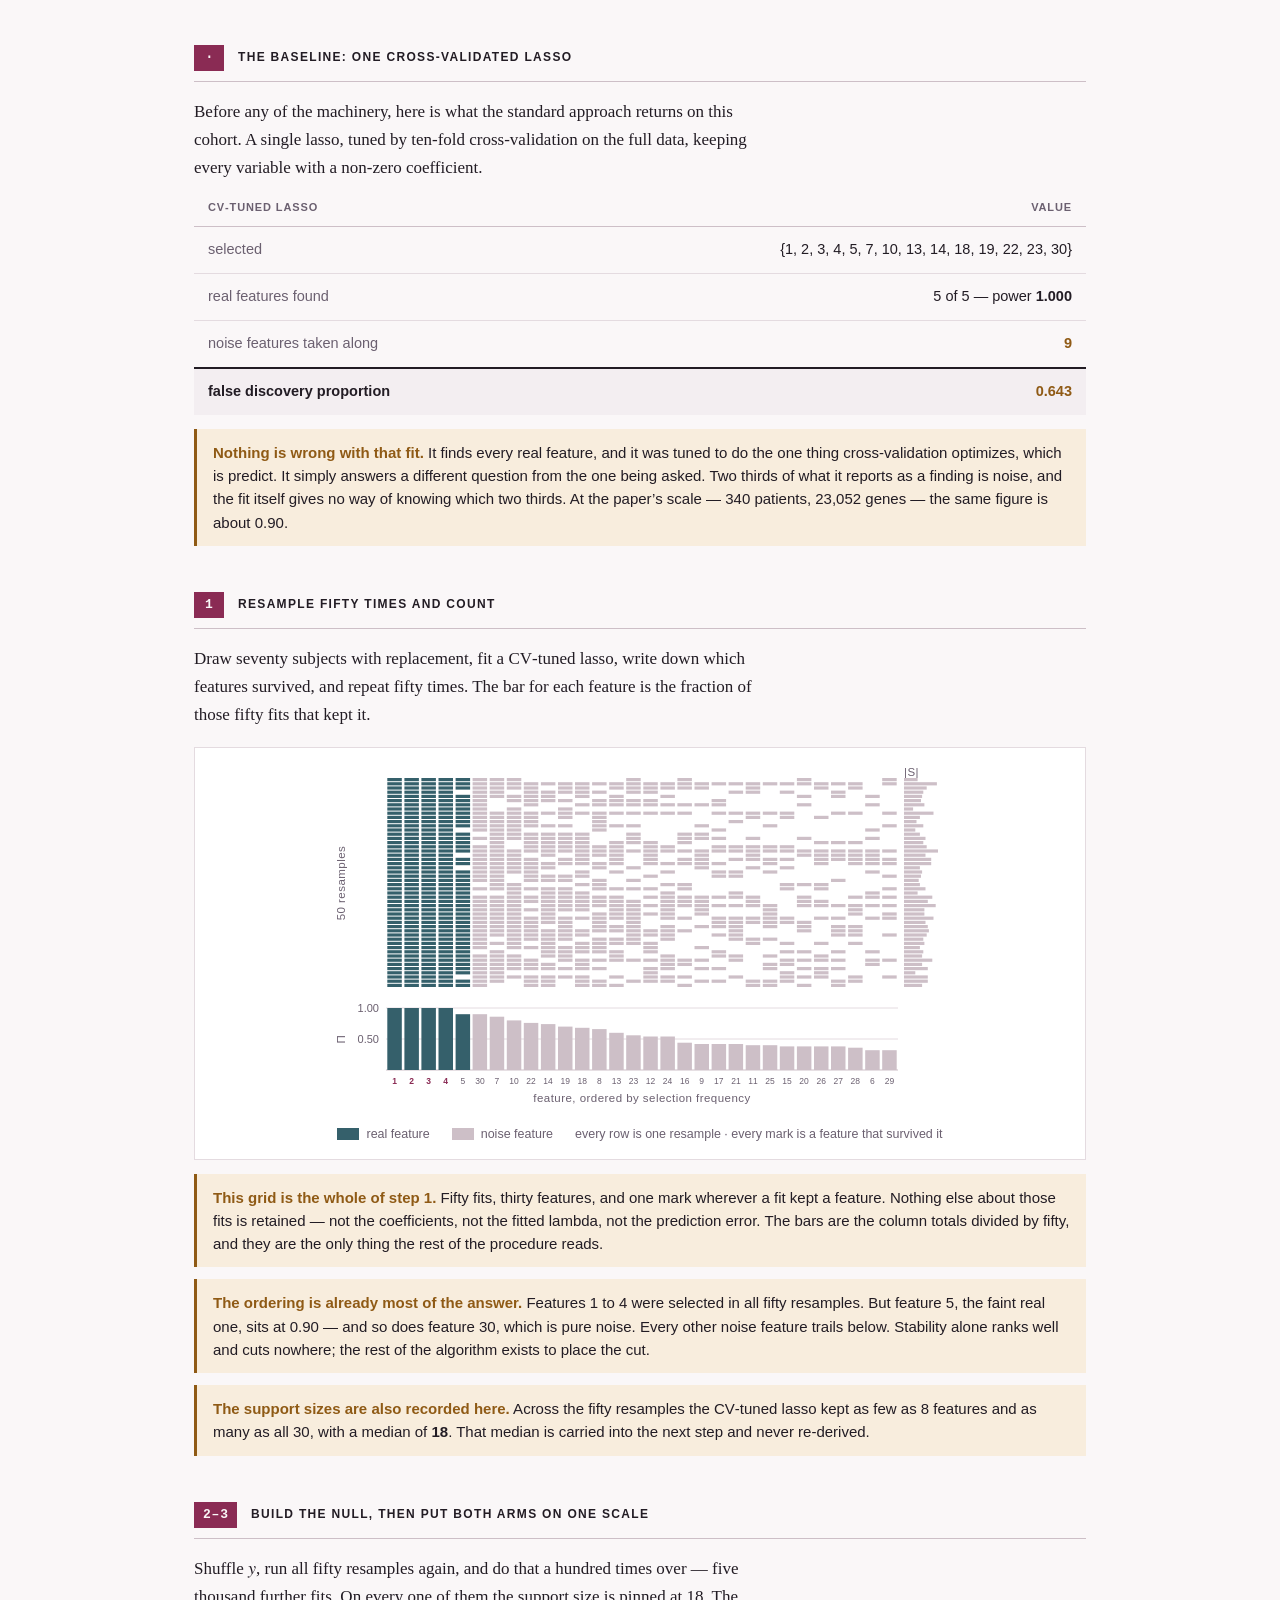
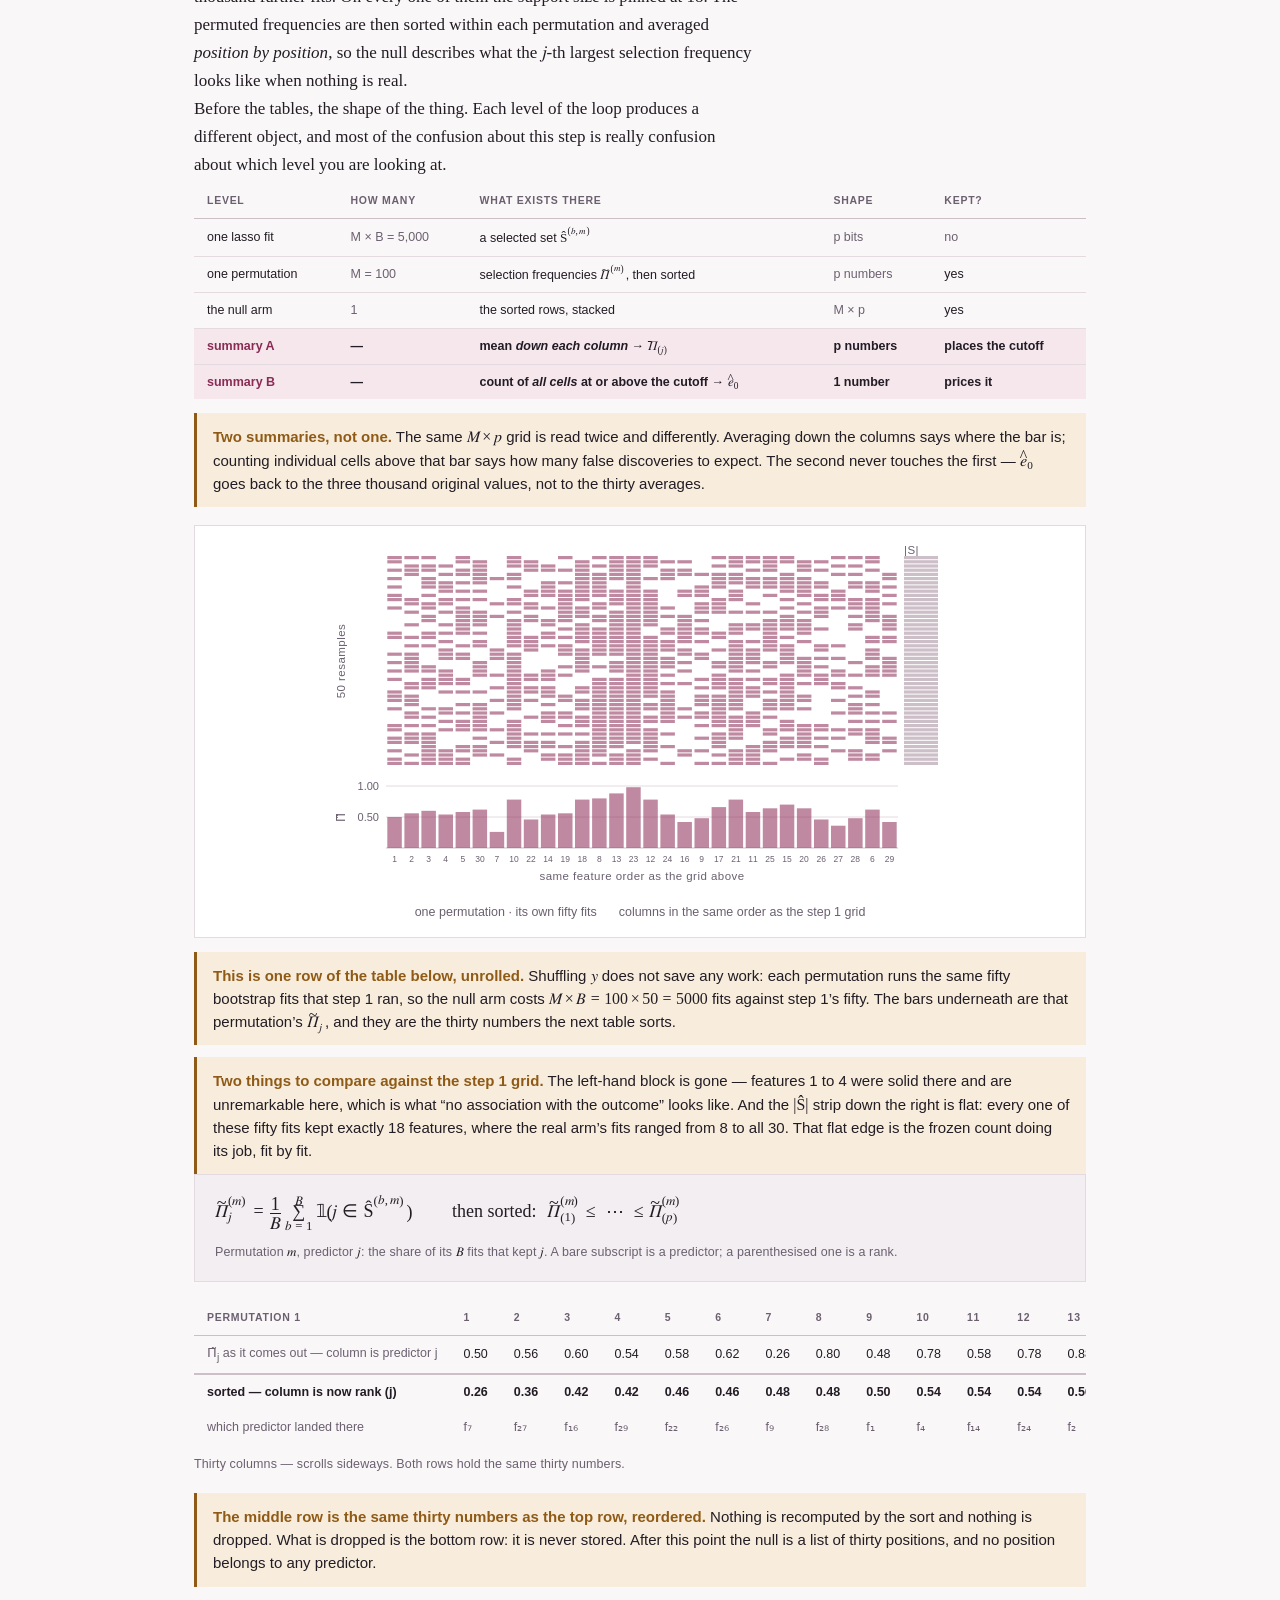
<file: docs/ps-fdr.html>
<!doctype html>
<html lang="en">
<head>
<meta charset="utf-8">
<meta name="viewport" content="width=device-width, initial-scale=1">
<title>PS-Fdr</title>
<meta name="description" content="PS-Fdr drawn end to end: bootstrap stability selection, a permutation-calibrated null, SAM normalization and a step-down cutoff, with two worked examples computed by the real code — one small enough to check by hand, one at thirty features.">
<meta name="color-scheme" content="light dark">
<link rel="icon" href="data:image/svg+xml,<svg xmlns=%22http://www.w3.org/2000/svg%22 viewBox=%220 0 100 100%22><text y=%22.9em%22 font-size=%2290%22>%F0%9F%94%AC</text></svg>">
<meta property="og:type" content="article">
<meta property="og:title" content="PS-Fdr">
<meta property="og:description" content="PS-Fdr drawn end to end: bootstrap stability selection, a permutation-calibrated null, SAM normalization and a step-down cutoff, with two worked examples computed by the real code — one small enough to check by hand, one at thirty features.">
<meta name="twitter:card" content="summary">
<link rel="stylesheet" href="assets/style.css">
</head>
<body>
<button class="theme-toggle" id="themetoggle" type="button" aria-label="Toggle colour theme">Dark</button>

<div class="wrap">

  <header class="masthead">
    <p class="eyebrow">Algorithm two</p>
    <h1>PS&#8209;Fdr</h1>
    <p class="standfirst">A false discovery rate guarantee for penalized selection, built without p&#8209;values or a limiting distribution.</p>
    <nav class="sitenav">
      <a href="index.html">Overview</a>
      <a href="clusso.html">CLUSSO</a>
      <a href="random-clusso.html">Random CLUSSO</a>
      <a href="ps-fdr.html" aria-current="page">PS-Fdr</a>
      <a href="fdr-clusso.html">FDR-CLUSSO</a>
    </nav>
  </header>

<!-- ================= PS-Fdr ================= -->
  <section>
    <h2>Algorithm two</h2>
    <h3>PS&#8209;Fdr</h3>

    <div class="prose">
      <p>
        Cross&#8209;validated lasso does not control false discoveries. He et al.
        demonstrate this brutally: 340 patients, 23,052 genes, 50 of which
        truly matter &mdash; and across 10,000 repetitions the false discovery
        proportion clusters around <strong>0.90</strong>. Nine in ten
        &ldquo;findings&rdquo; are noise.
      </p>
      <p>
        The goal is the familiar one. Benjamini and Hochberg do not promise zero
        false positives; they promise that a known fraction of what you report is
        false, and let you choose the fraction. PS&#8209;Fdr wants that same
        guarantee. What it gives up is the usual route to it &mdash; there is no
        p&#8209;value anywhere below, and nothing is assumed about the sampling
        distribution of
        <math><mover accent="true"><mi>&#x3B2;</mi><mo>^</mo></mover></math>. The
        only raw material is <em class="term">how often a variable survives
        resampling</em>, and that is available for any selection rule at all.
      </p>
      <p>
        It has to be given up, because the fix cannot use p&#8209;values &mdash;
        penalized estimators have no tractable limiting distribution &mdash; and it
        cannot use naive permutation either, because under a global null the noise
        variables face less competition for the
        <math><msub><mi>L</mi><mn>1</mn></msub></math> budget than they do in real
        data, so the false discovery count comes out too low. What follows is the
        workaround.
      </p>
    </div>

    <div class="eq plain">
      <math display="block">
        <mrow>
          <mtext>FDP</mtext><mo>=</mo>
          <mfrac><msub><mi>N</mi><mn>0</mn></msub><msub><mi>N</mi><mo>+</mo></msub></mfrac>
          <mspace width="1.6em"></mspace>
          <mtext>FDR</mtext><mo>=</mo><mi>E</mi><mo>(</mo><mtext>FDP</mtext><mo>)</mo>
          <mspace width="1.6em"></mspace>
          <mover accent="true"><mtext>Fdr</mtext><mo>^</mo></mover><mo>=</mo>
          <mfrac><msub><mover accent="true"><mi>e</mi><mo>^</mo></mover><mn>0</mn></msub><msub><mi>N</mi><mo>+</mo></msub></mfrac>
        </mrow>
      </math>
      <p class="eq-note">Falsely selected over total selected; its expectation; and the estimator the algorithm actually computes.</p>
    </div>

    <div class="scroll-x">
      <table class="design gloss">
        <thead>
          <tr><th>symbol</th><th>reads as</th></tr>
        </thead>
        <tbody>
          <tr><td class="gk v1">&#928;<sub>j</sub></td><td>how often variable <i>j</i> survived, across the <math><mi>B</mi></math> bootstrap fits on the <b>real</b> data</td></tr>
          <tr><td class="gk v1">&#928;<sub>(j)</sub></td><td>the same numbers <b>sorted ascending</b>. A parenthesised subscript always means a rank, never a variable</td></tr>
          <tr><td class="gk dim">&#928;&#771;<sub>(j)</sub><sup>(m)</sup></td><td>one <b>shuffled</b> dataset put through that whole procedure, sorted the same way</td></tr>
          <tr><td class="gk dim">&#928;&#772;<sub>(j)</sub></td><td>those <math><mi>M</mi></math> shuffled curves averaged rank by rank &mdash; the <b>null</b> each real rank must beat</td></tr>
          <tr><td class="gk">Z, Z&#772;, Z&#771;</td><td>the same three quantities after the normalization <math><mi>D</mi></math> of step 3</td></tr>
          <tr><td class="gk">&#916;</td><td>a required margin over the null. Step 4 sweeps it upward until the estimate clears the target</td></tr>
          <tr><td class="gk">N<sub>+</sub></td><td>how many real variables clear the resulting cutoff &mdash; the denominator</td></tr>
          <tr><td class="gk">&#234;<sub>0</sub></td><td>how many null variables would have cleared the same cutoff &mdash; the numerator</td></tr>
          <tr><td class="gk">q</td><td>the false discovery level you are willing to accept, chosen in advance</td></tr>
        </tbody>
      </table>
    </div>

    <ol class="pipeline">

      <li class="stage">
        <div class="stage-num">1</div>
        <div class="stage-body">
          <h4>Stability selection <span class="tag real">real data</span></h4>
          <p>Rather than trusting one CV&#8209;tuned fit, ask how <em class="term">reliably</em> each variable gets picked across resamples.</p>

          <div class="algo">
            <div class="ln"><span class="kw">for</span> <math><mrow><mi>b</mi><mo>=</mo><mn>1</mn><mo>,</mo><mo>&#x2026;</mo><mo>,</mo><mi>B</mi></mrow></math> <span class="cmt">B = 50</span></div>
            <div class="ln i1">resample <math><mi>n</mi></math> rows with replacement</div>
            <div class="ln i1">
              fit lasso <math><mo>&#x27F6;</mo></math>
              <math><mrow>
                <msup><mi>S</mi><mrow><mo>(</mo><mi>b</mi><mo>)</mo></mrow></msup>
                <mo>=</mo><mo>{</mo><mi>j</mi><mo>:</mo>
                <msubsup><mover accent="true"><mi>&#x3B2;</mi><mo>^</mo></mover><mi>j</mi><mrow><mo>(</mo><mi>b</mi><mo>)</mo></mrow></msubsup>
                <mo>&#x2260;</mo><mn>0</mn><mo>}</mo>
              </mrow></math>
              <span class="site" id="site-a">call site A</span>
            </div>
          </div>

          <div class="eq">
            <math display="block">
              <mrow>
                <msub><mi>&#x3A0;</mi><mi>j</mi></msub><mo>=</mo>
                <mfrac><mn>1</mn><mi>B</mi></mfrac>
                <munderover><mo>&#x2211;</mo><mrow><mi>b</mi><mo>=</mo><mn>1</mn></mrow><mi>B</mi></munderover>
                <mi>&#x1D7D9;</mi><mo>(</mo><mi>j</mi><mo>&#x2208;</mo>
                <msup><mi>S</mi><mrow><mo>(</mo><mi>b</mi><mo>)</mo></mrow></msup>
                <mo>)</mo>
                <mspace width="1.6em"></mspace>
                <msub><mi>&#x3A0;</mi><mrow><mo>(</mo><mn>1</mn><mo>)</mo></mrow></msub>
                <mo>&#x2264;</mo><mo>&#x22EF;</mo><mo>&#x2264;</mo>
                <msub><mi>&#x3A0;</mi><mrow><mo>(</mo><mi>p</mi><mo>)</mo></mrow></msub>
              </mrow>
            </math>
            <p class="eq-note">Selection frequency, then sorted into order statistics.</p>
          </div>
        </div>
      </li>

      <li class="stage">
        <div class="stage-num">2</div>
        <div class="stage-body">
          <h4>Permutation null <span class="tag null">calibration</span></h4>
          <p>Shuffle the outcome to sever every association, then run the whole of step 1 again. Nested loops &mdash; this is where the compute lives.</p>

          <div class="algo">
            <div class="ln"><span class="kw">for</span> <math><mrow><mi>m</mi><mo>=</mo><mn>1</mn><mo>,</mo><mo>&#x2026;</mo><mo>,</mo><mi>M</mi></mrow></math> <span class="cmt">M = 100</span></div>
            <div class="ln i1">permute <math><mi>y</mi></math> <span class="cmt">kills all y&ndash;X association</span></div>
            <div class="ln i1"><span class="kw">for</span> <math><mrow><mi>b</mi><mo>=</mo><mn>1</mn><mo>,</mo><mo>&#x2026;</mo><mo>,</mo><mi>B</mi></mrow></math></div>
            <div class="ln i2">resample, fit lasso <span class="site" id="site-b">call site B</span></div>
            <div class="ln i2"><span class="rule-line">fix the number selected to the median from step 1 &mdash; do not re&#8209;run CV</span></div>
          </div>

          <div class="eq">
            <math display="block">
              <mrow>
                <msub><mover accent="true"><mi>&#x3A0;</mi><mo>&#x2015;</mo></mover><mrow><mo>(</mo><mi>j</mi><mo>)</mo></mrow></msub>
                <mo>=</mo>
                <mfrac><mn>1</mn><mi>M</mi></mfrac>
                <munderover><mo>&#x2211;</mo><mrow><mi>m</mi><mo>=</mo><mn>1</mn></mrow><mi>M</mi></munderover>
                <msubsup><mover accent="true"><mi>&#x3A0;</mi><mo>~</mo></mover><mrow><mo>(</mo><mi>j</mi><mo>)</mo></mrow><mrow><mo>(</mo><mi>m</mi><mo>)</mo></mrow></msubsup>
              </mrow>
            </math>
            <p class="eq-note">Averaged over <em>ranks</em>, not over variable identities. Once <math><mi>y</mi></math> is shuffled, &ldquo;feature 12 was picked often&rdquo; means nothing &mdash; the labels no longer attach to anything. What is stable across shuffles is the <em>shape</em>: how high the most&#8209;selected feature gets when nothing is real, how high the second, and so on. So each permutation is sorted before anything is averaged, which is what the parenthesised subscript records.</p>
          </div>

          <div class="note">
            <span><strong>That fixed count is the whole trick.</strong> Letting CV choose freely on permuted data is exactly what makes the expected false discovery count collapse and the procedure over&#8209;select.</span>
          </div>
        </div>
      </li>

      <li class="stage">
        <div class="stage-num">3</div>
        <div class="stage-body">
          <h4>Normalize</h4>
          <p>Borrowed from Significance Analysis of Microarrays. Divides each selection frequency by its own sampling noise &mdash; the standard&#8209;error correction that turns a raw proportion into a signal&#8209;to&#8209;noise ratio.</p>

          <div class="eq">
            <math display="block">
              <mrow>
                <mi>D</mi><mo>(</mo><mi>u</mi><mo>)</mo><mo>=</mo>
                <mfrac>
                  <mi>u</mi>
                  <mrow>
                    <msqrt><mrow><mi>u</mi><mo>(</mo><mn>1</mn><mo>&#x2212;</mo><mi>u</mi><mo>)</mo></mrow></msqrt>
                    <mo>+</mo><mi>&#x3BD;</mi>
                  </mrow>
                </mfrac>
                <mspace width="1.8em"></mspace>
                <mi>&#x3BD;</mi><mo>=</mo><mfrac><mn>1</mn><mi>B</mi></mfrac>
              </mrow>
            </math>
            <p class="eq-note">
              <math><mrow><msub><mi>&#x3A0;</mi><mi>j</mi></msub></mrow></math> is a
              proportion out of <math><mi>B</mi></math> draws, so its standard error is
              <math><mrow><msqrt><mrow><mi>u</mi><mo>(</mo><mn>1</mn><mo>&#x2212;</mo><mi>u</mi><mo>)</mo><mo>/</mo><mi>B</mi></mrow></msqrt></mrow></math>
              &mdash; largest at <math><mrow><mi>u</mi><mo>=</mo><mn>0.5</mn></mrow></math>, vanishing as
              <math><mrow><mi>u</mi><mo>&#x2192;</mo><mn>1</mn></mrow></math>. Dividing by that is the
              whole idea: a fixed gap in raw frequency is cheap in the middle of the range and nearly
              impossible at the top, and <math><mi>D</mi></math> is what makes those two comparable.
              <math><mi>&#x3BD;</mi></math> is not a fudge factor either &mdash; with
              <math><mi>B</mi></math> resamples no frequency can be resolved finer than
              <math><mrow><mn>1</mn><mo>/</mo><mi>B</mi></mrow></math>, so that is the floor on the
              denominator, and it caps the statistic at
              <math><mrow><mi>D</mi><mo>(</mo><mn>1</mn><mo>)</mo><mo>=</mo><mi>B</mi></mrow></math>.
              Run more resamples and the ceiling rises with them.
            </p>
          </div>

          <div class="eq">
            <math display="block">
              <mrow>
                <msub><mi>Z</mi><mrow><mo>(</mo><mi>j</mi><mo>)</mo></mrow></msub>
                <mo>=</mo>
                <mi>D</mi><mo>(</mo><msub><mi>&#x3A0;</mi><mrow><mo>(</mo><mi>j</mi><mo>)</mo></mrow></msub><mo>)</mo>
                <mspace width="2.4em"></mspace>
                <msub><mover accent="true"><mi>Z</mi><mo>&#x2015;</mo></mover><mrow><mo>(</mo><mi>j</mi><mo>)</mo></mrow></msub>
                <mo>=</mo>
                <mi>D</mi><mo>(</mo><msub><mover accent="true"><mi>&#x3A0;</mi><mo>&#x2015;</mo></mover><mrow><mo>(</mo><mi>j</mi><mo>)</mo></mrow></msub><mo>)</mo>
              </mrow>
            </math>
            <p class="eq-note">Real arm on the left, null arm on the right.</p>
          </div>
        </div>
      </li>

      <li class="stage">
        <div class="stage-num">4</div>
        <div class="stage-body">
          <h4>Step down and cut</h4>
          <p>Walk the ordered statistics until the real arm separates from the null arm by a margin, then count how many null values would have cleared the same bar.</p>

          <div class="eq">
            <math display="block">
              <mrow>
                <mi>Z</mi><mo>(</mo><mi>&#x394;</mi><mo>)</mo><mo>=</mo>
                <mo movablelimits="false">min</mo>
                <mo>{</mo>
                <msub><mi>Z</mi><mrow><mo>(</mo><mi>j</mi><mo>)</mo></mrow></msub>
                <mo>:</mo>
                <msub><mi>Z</mi><mrow><mo>(</mo><mi>j</mi><mo>)</mo></mrow></msub>
                <mo>&#x2265;</mo>
                <msub><mover accent="true"><mi>Z</mi><mo>&#x2015;</mo></mover><mrow><mo>(</mo><mi>j</mi><mo>)</mo></mrow></msub>
                <mo>+</mo><mi>&#x394;</mi>
                <mo>}</mo>
              </mrow>
            </math>
          </div>

          <div class="eq">
            <math display="block">
              <mrow>
                <msub><mi>N</mi><mo>+</mo></msub><mo>(</mo><mi>&#x394;</mi><mo>)</mo>
                <mo>=</mo>
                <munderover><mo>&#x2211;</mo><mrow><mi>j</mi><mo>=</mo><mn>1</mn></mrow><mi>p</mi></munderover>
                <mi>&#x1D7D9;</mi><mo>(</mo>
                <msub><mi>Z</mi><mrow><mo>(</mo><mi>j</mi><mo>)</mo></mrow></msub>
                <mo>&#x2265;</mo><mi>Z</mi><mo>(</mo><mi>&#x394;</mi><mo>)</mo><mo>)</mo>
              </mrow>
            </math>
            <p class="eq-note">How many real variables clear the cutoff &mdash; the denominator.</p>
          </div>

          <div class="eq">
            <math display="block">
              <mrow>
                <msub><mover accent="true"><mi>e</mi><mo>^</mo></mover><mn>0</mn></msub><mo>(</mo><mi>&#x394;</mi><mo>)</mo>
                <mo>=</mo>
                <mfrac><mn>1</mn><mi>M</mi></mfrac>
                <munderover><mo>&#x2211;</mo><mrow><mi>j</mi><mo>=</mo><mn>1</mn></mrow><mi>p</mi></munderover>
                <munderover><mo>&#x2211;</mo><mrow><mi>m</mi><mo>=</mo><mn>1</mn></mrow><mi>M</mi></munderover>
                <mi>&#x1D7D9;</mi><mo>(</mo>
                <msubsup><mover accent="true"><mi>Z</mi><mo>~</mo></mover><mrow><mo>(</mo><mi>j</mi><mo>)</mo></mrow><mrow><mo>(</mo><mi>m</mi><mo>)</mo></mrow></msubsup>
                <mo>&#x2265;</mo><mi>Z</mi><mo>(</mo><mi>&#x394;</mi><mo>)</mo><mo>)</mo>
              </mrow>
            </math>
            <p class="eq-note">How many null variables would have cleared it &mdash; the numerator.</p>
          </div>

          <div class="eq">
            <math display="block">
              <mrow>
                <msub><mover accent="true"><mi>S</mi><mo>^</mo></mover><mi>q</mi></msub>
                <mo>=</mo>
                <mo>{</mo><mi>j</mi><mo>:</mo>
                <mover accent="true"><mtext>Fdr</mtext><mo>^</mo></mover>
                <mo>(</mo><msub><mi>&#x394;</mi><mrow><mo>(</mo><mi>j</mi><mo>)</mo></mrow></msub><mo>)</mo>
                <mo>&#x2264;</mo><mi>q</mi>
                <mo>}</mo>
              </mrow>
            </math>
            <p class="eq-note">At <math><mrow><mi>q</mi><mo>=</mo><mn>0.1</mn></mrow></math>: of 10 selected, at most about 1 is expected to be a false positive.</p>
          </div>
        </div>
      </li>

    </ol>
  </section>

<!-- ============ TINY EXAMPLE — generated, do not hand-edit ============ -->
<!-- cd ps_fdr/python && python PS_Fdr_Tiny_Example.py --html frag.html        -->
  <section>
    <h2>Fifty subjects, eight predictors, nothing left out</h2>
    <h3>Small enough to check by hand</h3>

    <div class="prose">
      <p>
        The example further down runs at thirty predictors, which is big enough to behave like a real problem and far too big to verify with a pencil. This one is the opposite. Fifty subjects, eight predictors, two of them real, and the loop counts turned down to <math><mrow><mi>B</mi><mo>=</mo><mn>20</mn></mrow></math> and <math><mrow><mi>M</mi><mo>=</mo><mn>20</mn></mrow></math>. Nothing is summarised: every table is printed in full, and every number in it can be recomputed from the table above it.
      </p>
      <p>
        Each stage carries the sentence from He et al. that it implements.
      </p>
    </div>

    <div class="scroll-x">
      <table class="alpha">
        <thead><tr><th>the setup</th><th>value</th><th>in the paper</th></tr></thead>
        <tbody>
          <tr><td>subjects</td><td>50</td><td class="dim"><math><mi>n</mi></math></td></tr>
          <tr><td>predictors</td><td>8</td><td class="dim"><math><mi>p</mi></math></td></tr>
          <tr><td>the real two</td><td>f₁ (&#x3B2;&thinsp;=&thinsp;2.0), f₂ (&#x3B2;&thinsp;=&thinsp;1.2)</td><td class="dim">&ldquo;informative variables with non&#8209;zero coefficients&rdquo;</td></tr>
          <tr><td>the other six</td><td>&#x3B2;&thinsp;=&thinsp;0</td><td class="dim">&ldquo;null&rdquo; &mdash; &ldquo;no association with the outcome variable&rdquo;</td></tr>
          <tr><td>bootstraps</td><td>20</td><td class="dim"><math><mi>B</mi></math></td></tr>
          <tr><td>permutations</td><td>20</td><td class="dim"><math><mi>M</mi></math></td></tr>
          <tr><td>target level</td><td>0.2</td><td class="dim"><math><mi>q</mi></math></td></tr>
          <tr><td>&#x3BD; = 1/B</td><td>0.05</td><td class="dim">&ldquo;a small positive number&rdquo;</td></tr>
        </tbody>
      </table>
    </div>

    <div class="note">
      <span><strong>What one cross&#8209;validated lasso does here.</strong> Fitted once on all fifty subjects it selects <b>f₁, f₂, f₇</b>. Two are real and <b class="fp">f₇</b> is noise. That is &sect;2.2 in miniature, and it is the false positive everything below has to remove.</span>
    </div>

    <div class="exhead"><span class="exnum">1</span> Bootstrap, fit, write down who survived</div>

    <div class="quote">
      &ldquo;we bootstrap (sample with replacement to form a new sample that is also of size <math><mi>n</mi></math>) multiple (<math><mi>B</mi></math>) times. For each resampled data&hellip; we implement the Lasso and denote the selected index set by <math><msup><mi>S&#770;</mi><mrow><mo>(</mo><mi>b</mi><mo>)</mo></mrow></msup></math>.&rdquo;
    </div>

    <div class="scroll-x">
      <table class="design grid">
        <thead><tr><th>fit</th><th>f₁</th><th>f₂</th><th>f₃</th><th>f₄</th><th>f₅</th><th>f₆</th><th>f₇</th><th>f₈</th><th>|S&#770;|</th></tr></thead>
        <tbody>
          <tr><td class="dim">1</td><td class="on">1</td><td class="on">1</td><td class="on">1</td><td class="on">1</td><td class="on">1</td><td class="off">&#183;</td><td class="on">1</td><td class="off">&#183;</td><td class="dim">6</td></tr>
          <tr><td class="dim">2</td><td class="on">1</td><td class="on">1</td><td class="on">1</td><td class="on">1</td><td class="on">1</td><td class="on">1</td><td class="on">1</td><td class="on">1</td><td class="dim">8</td></tr>
          <tr><td class="dim">3</td><td class="on">1</td><td class="on">1</td><td class="on">1</td><td class="on">1</td><td class="on">1</td><td class="on">1</td><td class="on">1</td><td class="on">1</td><td class="dim">8</td></tr>
          <tr><td class="dim">4</td><td class="on">1</td><td class="on">1</td><td class="off">&#183;</td><td class="off">&#183;</td><td class="off">&#183;</td><td class="off">&#183;</td><td class="off">&#183;</td><td class="off">&#183;</td><td class="dim">2</td></tr>
          <tr><td class="dim">5</td><td class="on">1</td><td class="on">1</td><td class="off">&#183;</td><td class="on">1</td><td class="on">1</td><td class="on">1</td><td class="on">1</td><td class="on">1</td><td class="dim">7</td></tr>
          <tr><td class="dim">6</td><td class="on">1</td><td class="on">1</td><td class="off">&#183;</td><td class="off">&#183;</td><td class="off">&#183;</td><td class="off">&#183;</td><td class="on">1</td><td class="off">&#183;</td><td class="dim">3</td></tr>
          <tr><td class="dim">7</td><td class="on">1</td><td class="on">1</td><td class="on">1</td><td class="on">1</td><td class="off">&#183;</td><td class="on">1</td><td class="off">&#183;</td><td class="off">&#183;</td><td class="dim">5</td></tr>
          <tr><td class="dim">8</td><td class="on">1</td><td class="on">1</td><td class="off">&#183;</td><td class="off">&#183;</td><td class="on">1</td><td class="on">1</td><td class="on">1</td><td class="on">1</td><td class="dim">6</td></tr>
          <tr><td class="dim">9</td><td class="on">1</td><td class="on">1</td><td class="on">1</td><td class="on">1</td><td class="off">&#183;</td><td class="off">&#183;</td><td class="on">1</td><td class="off">&#183;</td><td class="dim">5</td></tr>
          <tr><td class="dim">10</td><td class="on">1</td><td class="on">1</td><td class="on">1</td><td class="off">&#183;</td><td class="off">&#183;</td><td class="on">1</td><td class="on">1</td><td class="on">1</td><td class="dim">6</td></tr>
          <tr><td class="dim">11</td><td class="on">1</td><td class="on">1</td><td class="on">1</td><td class="off">&#183;</td><td class="on">1</td><td class="on">1</td><td class="on">1</td><td class="on">1</td><td class="dim">7</td></tr>
          <tr><td class="dim">12</td><td class="on">1</td><td class="on">1</td><td class="off">&#183;</td><td class="off">&#183;</td><td class="on">1</td><td class="off">&#183;</td><td class="on">1</td><td class="on">1</td><td class="dim">5</td></tr>
          <tr><td class="dim">13</td><td class="on">1</td><td class="on">1</td><td class="on">1</td><td class="off">&#183;</td><td class="off">&#183;</td><td class="off">&#183;</td><td class="on">1</td><td class="on">1</td><td class="dim">5</td></tr>
          <tr><td class="dim">14</td><td class="on">1</td><td class="on">1</td><td class="off">&#183;</td><td class="off">&#183;</td><td class="on">1</td><td class="off">&#183;</td><td class="on">1</td><td class="off">&#183;</td><td class="dim">4</td></tr>
          <tr><td class="dim">15</td><td class="on">1</td><td class="on">1</td><td class="off">&#183;</td><td class="off">&#183;</td><td class="off">&#183;</td><td class="off">&#183;</td><td class="on">1</td><td class="on">1</td><td class="dim">4</td></tr>
          <tr><td class="dim">16</td><td class="on">1</td><td class="on">1</td><td class="off">&#183;</td><td class="on">1</td><td class="off">&#183;</td><td class="off">&#183;</td><td class="on">1</td><td class="off">&#183;</td><td class="dim">4</td></tr>
          <tr><td class="dim">17</td><td class="on">1</td><td class="on">1</td><td class="on">1</td><td class="on">1</td><td class="on">1</td><td class="on">1</td><td class="off">&#183;</td><td class="on">1</td><td class="dim">7</td></tr>
          <tr><td class="dim">18</td><td class="on">1</td><td class="on">1</td><td class="off">&#183;</td><td class="off">&#183;</td><td class="off">&#183;</td><td class="on">1</td><td class="off">&#183;</td><td class="off">&#183;</td><td class="dim">3</td></tr>
          <tr><td class="dim">19</td><td class="on">1</td><td class="on">1</td><td class="off">&#183;</td><td class="off">&#183;</td><td class="off">&#183;</td><td class="off">&#183;</td><td class="off">&#183;</td><td class="off">&#183;</td><td class="dim">2</td></tr>
          <tr><td class="dim">20</td><td class="on">1</td><td class="on">1</td><td class="on">1</td><td class="off">&#183;</td><td class="on">1</td><td class="off">&#183;</td><td class="on">1</td><td class="off">&#183;</td><td class="dim">5</td></tr>
          <tr class="tot"><td>hits</td><td>20</td><td>20</td><td>10</td><td>8</td><td>10</td><td>9</td><td>15</td><td>10</td><td></td></tr>
          <tr class="tot"><td>&#928;<sub>j</sub></td><td class="v1">1.00</td><td class="v1">1.00</td><td class="dim">0.50</td><td class="dim">0.40</td><td class="dim">0.50</td><td class="dim">0.45</td><td class="dim">0.75</td><td class="dim">0.50</td><td></td></tr>
        </tbody>
      </table>
    </div>

    <div class="note">
      <span><strong>The bottom row is the only thing carried forward.</strong> &ldquo;The selection frequency is then computed as the empirical probability that each variable is selected.&rdquo; Coefficients, the fitted <math><mi>&#x3BB;</mi></math> and the prediction error are all thrown away. Support sizes ran 2 to 8, median <b>5</b> &mdash; and that median is the number step 2 freezes.</span>
    </div>

    <div class="exhead"><span class="exnum">2</span> Permute the outcome, do all of it again</div>

    <div class="quote">
      &ldquo;we randomly permute the outcomes <math><mi>M</mi></math> times&hellip; On each permuted dataset&hellip; we implement the stability selection procedure&rdquo; &mdash; and &ldquo;To avoid under&#8209;estimation of <math><msub><mi>e</mi><mn>0</mn></msub></math>, instead of implementing cross&#8209;validation to select the number of variables on each permuted sample, we fix the number of selected variables.&rdquo;
    </div>

    <div class="prose"><p>
      Every row below is a whole stability&#8209;selection pass, not one fit. Here is permutation 1 unpacked &mdash; another 20&#8209;fit grid exactly like the one above, collapsed to one line:
    </p></div>

    <div class="eq">
      <math display="block">
        <mrow>
          <msubsup><mover accent="true"><mi>&#928;</mi><mo>~</mo></mover><mi>j</mi><mrow><mo>(</mo><mi>m</mi><mo>)</mo></mrow></msubsup>
          <mo>=</mo>
          <mfrac><mn>1</mn><mi>B</mi></mfrac>
          <munderover><mo>&#8721;</mo><mrow><mi>b</mi><mo>=</mo><mn>1</mn></mrow><mi>B</mi></munderover>
          <mi>&#120793;</mi><mo>(</mo><mi>j</mi><mo>&#8712;</mo>
          <msup><mi>S&#770;</mi><mrow><mo>(</mo><mi>b</mi><mo>,</mo><mi>m</mi><mo>)</mo></mrow></msup>
          <mo>)</mo>
          <mspace width="2.2em"></mspace>
          <mtext>then sorted:</mtext>
          <mspace width="0.6em"></mspace>
          <msubsup><mover accent="true"><mi>&#928;</mi><mo>~</mo></mover><mrow><mo>(</mo><mn>1</mn><mo>)</mo></mrow><mrow><mo>(</mo><mi>m</mi><mo>)</mo></mrow></msubsup>
          <mo>&#8804;</mo><mo>&#8943;</mo><mo>&#8804;</mo>
          <msubsup><mover accent="true"><mi>&#928;</mi><mo>~</mo></mover><mrow><mo>(</mo><mi>p</mi><mo>)</mo></mrow><mrow><mo>(</mo><mi>m</mi><mo>)</mo></mrow></msubsup>
        </mrow>
      </math>
      <p class="eq-note">Permutation <math><mi>m</mi></math>, predictor <math><mi>j</mi></math>: the share of its <math><mi>B</mi></math> fits that kept <math><mi>j</mi></math>. A bare subscript is a predictor; a parenthesised one is a rank.</p>
    </div>

    <div class="scroll-x">
      <table class="design">
        <thead><tr><th>permutation 1</th><th>f₁</th><th>f₂</th><th>f₃</th><th>f₄</th><th>f₅</th><th>f₆</th><th>f₇</th><th>f₈</th></tr></thead>
        <tbody>
          <tr><td class="dim">hits over its 20 fits</td><td>9</td><td>5</td><td>13</td><td>14</td><td>10</td><td>17</td><td>18</td><td>14</td></tr>
          <tr><td class="dim">&#928;&#771;<sub>j</sub> &mdash; by predictor</td><td>0.45</td><td>0.25</td><td>0.65</td><td>0.70</td><td>0.50</td><td>0.85</td><td>0.90</td><td>0.70</td></tr>
          <tr class="tot"><td>sorted &mdash; by <em>rank</em></td><td>0.25</td><td>0.45</td><td>0.50</td><td>0.65</td><td>0.70</td><td>0.70</td><td>0.85</td><td>0.90</td></tr>
          <tr><td class="dim">which predictor landed there</td><td class="dim">f₂</td><td class="dim">f₁</td><td class="dim">f₅</td><td class="dim">f₃</td><td class="dim">f₄</td><td class="dim">f₈</td><td class="dim">f₆</td><td class="dim">f₇</td></tr>
        </tbody>
      </table>
    </div>


    <div class="note">
      <span><strong>The bottom row is the part that gets thrown away.</strong> Once sorted, a column is a <em>rank</em>, not a predictor. Column 5 of the middle row is not f₅ &mdash; it is the fifth&#8209;smallest frequency in this permutation, which happens to belong to f₄. Tracing f₅ instead: it took 10 of 20 fits, so 0.50, which lands at rank 3. Two predictors here tie at 0.70, and which of them takes the earlier rank is arbitrary.</span>
    </div>

    <div class="prose"><p>
      One predictor, f₆, written five ways. Same letter every time; the decorations are what change, and each one carries exactly one piece of information.
    </p></div>

    <div class="scroll-x">
      <table class="design">
        <thead><tr><th>symbol</th><th>arm</th><th>addressed by</th><th>over</th><th>value</th><th>reads as</th></tr></thead>
        <tbody>
          <tr><td class="gk">&#928;<sub>j</sub></td><td class="dim">real</td><td class="dim">predictor</td><td class="dim">&mdash;</td><td><b>0.45</b></td><td class="dim">f₆ on the real data</td></tr>
          <tr><td class="gk">&#928;<sub>(j)</sub></td><td class="dim">real</td><td class="dim">rank</td><td class="dim">&mdash;</td><td><b>0.45</b></td><td class="dim">the same number, now rank (2)</td></tr>
          <tr><td class="gk">&#928;&#771;<sub>j</sub><sup>(m)</sup></td><td class="dim">permuted</td><td class="dim">predictor</td><td class="dim">one permutation</td><td><b>0.85</b></td><td class="dim">f₆ in permutation 1</td></tr>
          <tr><td class="gk">&#928;&#771;<sub>(j)</sub><sup>(m)</sup></td><td class="dim">permuted</td><td class="dim">rank</td><td class="dim">one permutation</td><td><b>0.85</b></td><td class="dim">the same number, now rank (7)</td></tr>
          <tr><td class="gk">&#928;&#772;<sub>(j)</sub></td><td class="dim">permuted</td><td class="dim">rank</td><td class="dim">averaged over all 20</td><td><b>0.79</b></td><td class="dim">what rank (7) averages when nothing is real</td></tr>
        </tbody>
      </table>
    </div>

    <div class="note">
      <span><strong>Three independent switches.</strong> A tilde means the outcome was shuffled; no tilde means the real data. A subscript in parentheses means a rank; a bare one means a predictor. A superscript <math><mrow><mo>(</mo><mi>m</mi><mo>)</mo></mrow></math> means one particular permutation, a bar means averaged over all of them. Check those three and any of these symbols reads itself. The bar and the tilde never appear together, because averaging is the last thing done to the null &mdash; once averaged you are no longer talking about any single shuffle.</span>
    </div>

    <div class="prose"><p>
      That sorted line is row 1 below. All twenty rows, each one 20 more fits &mdash; 400 in this step alone:
    </p></div>

    <div class="scroll-x">
      <table class="design">
        <thead><tr><th>perm</th><th>(1)</th><th>(2)</th><th>(3)</th><th>(4)</th><th>(5)</th><th>(6)</th><th>(7)</th><th>(8)</th></tr></thead>
        <tbody>
          <tr><td class="dim">1</td><td class="">0.25</td><td class="">0.45</td><td class="">0.50</td><td class="">0.65</td><td class="">0.70</td><td class="">0.70</td><td class="">0.85</td><td class="">0.90</td></tr>
          <tr><td class="dim">2</td><td class="">0.40</td><td class="">0.45</td><td class="">0.45</td><td class="">0.65</td><td class="">0.70</td><td class="">0.70</td><td class="">0.80</td><td class="">0.85</td></tr>
          <tr><td class="dim">3</td><td class="">0.45</td><td class="">0.45</td><td class="">0.55</td><td class="">0.55</td><td class="">0.60</td><td class="">0.65</td><td class="">0.85</td><td class="">0.90</td></tr>
          <tr><td class="dim">4</td><td class="">0.35</td><td class="">0.45</td><td class="">0.55</td><td class="">0.60</td><td class="">0.70</td><td class="">0.75</td><td class="">0.75</td><td class="">0.85</td></tr>
          <tr><td class="dim">5</td><td class="">0.35</td><td class="">0.45</td><td class="">0.65</td><td class="">0.65</td><td class="">0.65</td><td class="">0.70</td><td class="">0.75</td><td class="">0.80</td></tr>
          <tr><td class="dim">6</td><td class="">0.50</td><td class="">0.55</td><td class="">0.60</td><td class="">0.60</td><td class="">0.65</td><td class="">0.65</td><td class="">0.65</td><td class="">0.80</td></tr>
          <tr><td class="dim">7</td><td class="">0.30</td><td class="">0.45</td><td class="">0.60</td><td class="">0.60</td><td class="">0.65</td><td class="">0.75</td><td class="">0.75</td><td class="">0.90</td></tr>
          <tr><td class="dim">8</td><td class="">0.35</td><td class="">0.40</td><td class="">0.55</td><td class="">0.60</td><td class="">0.65</td><td class="">0.80</td><td class="">0.80</td><td class="">0.85</td></tr>
          <tr><td class="dim">9</td><td class="">0.35</td><td class="">0.40</td><td class="">0.45</td><td class="">0.70</td><td class="">0.70</td><td class="">0.75</td><td class="">0.75</td><td class="">0.90</td></tr>
          <tr><td class="dim">10</td><td class="">0.35</td><td class="">0.35</td><td class="">0.65</td><td class="">0.65</td><td class="">0.70</td><td class="">0.75</td><td class="">0.75</td><td class="">0.80</td></tr>
          <tr><td class="dim">11</td><td class="">0.45</td><td class="">0.50</td><td class="">0.55</td><td class="">0.60</td><td class="">0.65</td><td class="">0.65</td><td class="">0.70</td><td class="">0.90</td></tr>
          <tr><td class="dim">12</td><td class="">0.40</td><td class="">0.50</td><td class="">0.50</td><td class="">0.60</td><td class="">0.65</td><td class="">0.70</td><td class="">0.80</td><td class="">0.85</td></tr>
          <tr><td class="dim">13</td><td class="">0.30</td><td class="">0.35</td><td class="">0.55</td><td class="">0.60</td><td class="">0.65</td><td class="">0.70</td><td class="">0.85</td><td class="hit">1.00</td></tr>
          <tr><td class="dim">14</td><td class="">0.35</td><td class="">0.55</td><td class="">0.60</td><td class="">0.65</td><td class="">0.65</td><td class="">0.70</td><td class="">0.70</td><td class="">0.80</td></tr>
          <tr><td class="dim">15</td><td class="">0.20</td><td class="">0.40</td><td class="">0.50</td><td class="">0.50</td><td class="">0.70</td><td class="">0.75</td><td class="">0.95</td><td class="hit">1.00</td></tr>
          <tr><td class="dim">16</td><td class="">0.40</td><td class="">0.45</td><td class="">0.50</td><td class="">0.55</td><td class="">0.60</td><td class="">0.70</td><td class="">0.90</td><td class="">0.90</td></tr>
          <tr><td class="dim">17</td><td class="">0.40</td><td class="">0.45</td><td class="">0.55</td><td class="">0.55</td><td class="">0.65</td><td class="">0.65</td><td class="">0.85</td><td class="">0.90</td></tr>
          <tr><td class="dim">18</td><td class="">0.35</td><td class="">0.35</td><td class="">0.40</td><td class="">0.50</td><td class="">0.70</td><td class="">0.75</td><td class="">0.95</td><td class="hit">1.00</td></tr>
          <tr><td class="dim">19</td><td class="">0.35</td><td class="">0.50</td><td class="">0.55</td><td class="">0.60</td><td class="">0.70</td><td class="">0.75</td><td class="">0.75</td><td class="">0.80</td></tr>
          <tr><td class="dim">20</td><td class="">0.35</td><td class="">0.45</td><td class="">0.50</td><td class="">0.55</td><td class="">0.65</td><td class="">0.75</td><td class="">0.75</td><td class="hit">1.00</td></tr>
          <tr class="tot"><td>&#928;&#772;<sub>(j)</sub></td><td>0.36</td><td>0.44</td><td>0.54</td><td>0.60</td><td>0.67</td><td>0.71</td><td>0.79</td><td>0.89</td></tr>
        </tbody>
      </table>
    </div>

    <div class="note">
      <span><strong>Those column headings are ranks, not predictors.</strong> &ldquo;We order the selection frequencies&hellip; and then define <math><msub><mover accent="true"><mi>&#928;</mi><mo>&#772;</mo></mover><mrow><mo>(</mo><mi>j</mi><mo>)</mo></mrow></msub></math>, the permuted counterpart of <math><msub><mi>&#928;</mi><mrow><mo>(</mo><mi>j</mi><mo>)</mo></mrow></msub></math>.&rdquo; In permutation 1 the 0.90 belongs to f₇; in the next permutation the top slot belongs to someone else. Once the outcome is shuffled no predictor means anything, so identity is discarded and only the shape of the ordered frequencies survives.</span>
    </div>

    <div class="note" style="margin-top:12px;">
      <span><strong>Every permuted fit selected exactly 5 variables.</strong> That is the frozen count, and it is what stops the null arm from looking emptier than the real one. Even so, read the right&#8209;hand column: with nothing real in the data at all, the most stable predictor still averages <b>0.89</b>. That is the bar a real predictor has to clear.</span>
    </div>

    <div class="exhead"><span class="exnum">3</span> Put both arms on one scale</div>

    <div class="quote">
      &ldquo;These normalized statistics share the virtue of the original SAM statistics and further tease apart variables by providing larger values for most of the informative variables and smaller values for most of the non&#8209;informative ones.&rdquo;
    </div>

    <div class="scroll-x">
      <table class="alpha">
        <thead><tr><th class="gk">u</th><th class="gk">&#8730;(u(1&#8722;u))</th><th class="gk">+ &#x3BD;</th><th class="gk">D(u)</th></tr></thead>
        <tbody>
          <tr><td>0.36</td><td>0.480</td><td>0.530</td><td>0.68</td></tr>
          <tr><td>0.40</td><td>0.490</td><td>0.540</td><td>0.74</td></tr>
          <tr><td>0.44</td><td>0.496</td><td>0.546</td><td>0.81</td></tr>
          <tr><td>0.45</td><td>0.497</td><td>0.547</td><td>0.82</td></tr>
          <tr><td>0.50</td><td>0.500</td><td>0.550</td><td>0.91</td></tr>
          <tr><td>0.54</td><td>0.498</td><td>0.548</td><td>0.98</td></tr>
          <tr><td>0.60</td><td>0.490</td><td>0.540</td><td>1.11</td></tr>
          <tr><td>0.66</td><td>0.474</td><td>0.524</td><td>1.26</td></tr>
          <tr><td>0.72</td><td>0.449</td><td>0.499</td><td>1.44</td></tr>
          <tr><td>0.75</td><td>0.433</td><td>0.483</td><td>1.55</td></tr>
          <tr><td>0.80</td><td>0.400</td><td>0.450</td><td>1.78</td></tr>
          <tr><td>0.89</td><td>0.313</td><td>0.363</td><td>2.45</td></tr>
          <tr class="here"><td>1.00</td><td>0.000</td><td>0.050</td><td>20.00</td></tr>
        </tbody>
      </table>
    </div>

    <div class="note">
      <span><strong>The last row is where the separation comes from.</strong> At <math><mrow><mi>u</mi><mo>=</mo><mn>1</mn></mrow></math> the square root vanishes and <math><mi>D</mi></math> becomes <math><mrow><mn>1</mn><mo>/</mo><mi>&#x3BD;</mi><mo>=</mo><mn>20</mn></mrow></math>. Everything short of unanimous is squashed between 0.68 and 2.45. Being selected in every single resample is a different regime from being selected in all but one.</span>
    </div>

    <div class="scroll-x">
      <table class="design">
        <thead><tr><th>rank (j)</th><th>predictor</th><th>real</th><th class="gk">&#928;<sub>(j)</sub></th><th class="gk">&#928;&#772;<sub>(j)</sub></th><th class="gk">Z<sub>(j)</sub></th><th class="gk">Z&#772;<sub>(j)</sub></th><th class="gk">gap = &#916;<sub>(j)</sub></th></tr></thead>
        <tbody>
          <tr><td>1</td><td class="dim">f₄</td><td class="dim">&#183;</td><td>0.40</td><td class="dim">0.36</td><td>0.74</td><td class="dim">0.68</td><td class="">+0.06</td></tr>
          <tr><td>2</td><td class="dim">f₆</td><td class="dim">&#183;</td><td>0.45</td><td class="dim">0.44</td><td>0.82</td><td class="dim">0.81</td><td class="">+0.01</td></tr>
          <tr><td>3</td><td class="dim">f₃</td><td class="dim">&#183;</td><td>0.50</td><td class="dim">0.54</td><td>0.91</td><td class="dim">0.98</td><td class="fp">&#8722;0.07</td></tr>
          <tr><td>4</td><td class="dim">f₅</td><td class="dim">&#183;</td><td>0.50</td><td class="dim">0.60</td><td>0.91</td><td class="dim">1.11</td><td class="fp">&#8722;0.20</td></tr>
          <tr><td>5</td><td class="dim">f₈</td><td class="dim">&#183;</td><td>0.50</td><td class="dim">0.67</td><td>0.91</td><td class="dim">1.27</td><td class="fp">&#8722;0.36</td></tr>
          <tr><td>6</td><td class="dim">f₇</td><td class="dim">&#183;</td><td>0.75</td><td class="dim">0.71</td><td>1.55</td><td class="dim">1.43</td><td class="">+0.13</td></tr>
          <tr class="here"><td>7</td><td class="v1">f₁</td><td class="dim">yes</td><td>1.00</td><td class="dim">0.79</td><td>20.00</td><td class="dim">1.75</td><td class="">+18.25</td></tr>
          <tr class="here"><td>8</td><td class="v1">f₂</td><td class="dim">yes</td><td>1.00</td><td class="dim">0.89</td><td>20.00</td><td class="dim">2.40</td><td class="">+17.60</td></tr>
        </tbody>
      </table>
    </div>

    <div class="exhead"><span class="exnum">4</span> Step down, cut, divide</div>

    <div class="quote">
      &ldquo;step (1) is a step&#8209;down procedure. For the index <math><mrow><mi>j</mi><mo>=</mo><mn>1</mn><mo>,</mo><mo>&#8230;</mo><mo>,</mo><mi>p</mi></mrow></math>, starting from the left, moving to the right, we find the first <math><mrow><mi>j</mi><mo>=</mo><msup><mi>j</mi><mo>*</mo></msup></mrow></math> such that the difference between <math><msub><mi>Z</mi><mrow><mo>(</mo><mi>j</mi><mo>)</mo></mrow></msub></math> and its permuted counterpart is above <math><mi>&#916;</mi></math>.&rdquo;
    </div>

    <div class="prose"><p>
      Two of the scans side by side. The left one lets a third predictor through; the right one is the <math><mi>&#916;</mi></math> that ends up winning.
    </p></div>

    <div class="split">
      <div class="panel bad">
        <h4>&#916; = 0.13</h4>
        <table class="alpha compact">
          <thead><tr><th>j</th><th class="gk">Z<sub>(j)</sub></th><th class="gk">Z&#772;<sub>(j)</sub> + &#916;</th><th></th></tr></thead>
          <tbody>
            <tr><td>1</td><td>0.74</td><td class="dim">0.81</td><td><span class="dim">no</span></td></tr>
            <tr><td>2</td><td>0.82</td><td class="dim">0.94</td><td><span class="dim">no</span></td></tr>
            <tr><td>3</td><td>0.91</td><td class="dim">1.11</td><td><span class="dim">no</span></td></tr>
            <tr><td>4</td><td>0.91</td><td class="dim">1.23</td><td><span class="dim">no</span></td></tr>
            <tr><td>5</td><td>0.91</td><td class="dim">1.40</td><td><span class="dim">no</span></td></tr>
            <tr><td>6</td><td>1.55</td><td class="dim">1.55</td><td><b>&#8592;&nbsp;j*</b></td></tr>
            <tr><td>7</td><td>20.00</td><td class="dim">1.88</td><td>yes</td></tr>
            <tr><td>8</td><td>20.00</td><td class="dim">2.53</td><td>yes</td></tr>
          </tbody>
        </table>
        <p class="eq-note">Z(&#916;) = 1.55</p>
      </div>
      <div class="panel good">
        <h4>&#916; = 17.60</h4>
        <table class="alpha compact">
          <thead><tr><th>j</th><th class="gk">Z<sub>(j)</sub></th><th class="gk">Z&#772;<sub>(j)</sub> + &#916;</th><th></th></tr></thead>
          <tbody>
            <tr><td>1</td><td>0.74</td><td class="dim">18.28</td><td><span class="dim">no</span></td></tr>
            <tr><td>2</td><td>0.82</td><td class="dim">18.42</td><td><span class="dim">no</span></td></tr>
            <tr><td>3</td><td>0.91</td><td class="dim">18.58</td><td><span class="dim">no</span></td></tr>
            <tr><td>4</td><td>0.91</td><td class="dim">18.71</td><td><span class="dim">no</span></td></tr>
            <tr><td>5</td><td>0.91</td><td class="dim">18.88</td><td><span class="dim">no</span></td></tr>
            <tr><td>6</td><td>1.55</td><td class="dim">19.03</td><td><span class="dim">no</span></td></tr>
            <tr><td>7</td><td>20.00</td><td class="dim">19.35</td><td><b>&#8592;&nbsp;j*</b></td></tr>
            <tr><td>8</td><td>20.00</td><td class="dim">20.00</td><td>yes</td></tr>
          </tbody>
        </table>
        <p class="eq-note">Z(&#916;) = 20.00</p>
      </div>
    </div>

    <div class="quote" style="margin-top:22px;">
      &ldquo;Count the average number of Z values in the permuted data that are above the <math><mrow><mi>Z</mi><mo>(</mo><mi>&#916;</mi><mo>)</mo></mrow></math> cutoff. This average number serves as an estimate of the expected number of false discoveries.&rdquo;
    </div>

    <div class="scroll-x">
      <table class="design">
        <thead><tr><th class="gk">&#916;</th><th class="gk">Z(&#916;)</th><th class="gk">N<sub>+</sub></th><th>permuted cells &#8805; cutoff</th><th>of 20&#215;8</th><th class="gk">&#234;<sub>0</sub></th><th class="gk">F&#770;dr</th><th>selected</th></tr></thead>
        <tbody>
          <tr><td>0.00</td><td>0.74</td><td>8</td><td>144</td><td class="dim">160</td><td>7.20</td><td class="fp">0.900</td><td class="dim">f₁, f₂, f₃, f₄, f₅, f₆, f₇, f₈</td></tr>
          <tr><td>0.13</td><td>1.55</td><td>3</td><td>46</td><td class="dim">160</td><td>2.30</td><td class="fp">0.767</td><td class="dim">f₁, f₂, f₇</td></tr>
          <tr class="here"><td>17.60</td><td>20.00</td><td>2</td><td>4</td><td class="dim">160</td><td>0.20</td><td class="">0.100</td><td class="dim">f₁, f₂</td></tr>
        </tbody>
      </table>
    </div>

    <div class="note">
      <span><strong>The winning row is 4 cells out of 160.</strong> These are the only places in the whole permuted null where a predictor was selected by every single bootstrap: permutation 13 rank (8); permutation 15 rank (8); permutation 18 rank (8); permutation 20 rank (8). So <math><msub><mover accent="true"><mi>e</mi><mo>^</mo></mover><mn>0</mn></msub></math> = 4/20 = 0.20, and <math><mover accent="true"><mtext>Fdr</mtext><mo>^</mo></mover></math> = 0.20/2 = 0.100. That one division is the guarantee.</span>
    </div>

    <div class="exhead"><span class="exnum">&#10003;</span> Result</div>

    <div class="split">
      <div class="panel good">
        <h4>PS&#8209;Fdr at q = 0.2</h4>
        <table class="alpha compact"><tbody>
          <tr><td>selected</td><td><b>{f₁, f₂}</b></td></tr>
          <tr><td><math><mover accent="true"><mtext>Fdr</mtext><mo>^</mo></mover></math></td><td>0.100</td></tr>
          <tr><td>false discoveries</td><td><b class="zero">0</b></td></tr>
          <tr><td>real ones missed</td><td><b class="zero">0</b></td></tr>
        </tbody></table>
      </div>
      <div class="panel bad">
        <h4>CV&#8209;tuned lasso</h4>
        <table class="alpha compact"><tbody>
          <tr><td>selected</td><td><b>{f₁, f₂, f₇}</b></td></tr>
          <tr><td><math><mover accent="true"><mtext>Fdr</mtext><mo>^</mo></mover></math></td><td class="dim">not available</td></tr>
          <tr><td>false discoveries</td><td><b class="fp">1</b></td></tr>
          <tr><td>real ones missed</td><td><b class="zero">0</b></td></tr>
        </tbody></table>
      </div>
    </div>

    <div class="note">
      <span><strong>Where the false positive died.</strong> f₇ is genuinely more stable than chance &mdash; its row in the rank table has a positive gap. It just is not stable <em class="term">enough</em>. Letting it in means dropping the cutoff to 1.55, where 46 permuted cells clear the bar too and <math><mover accent="true"><mtext>Fdr</mtext><mo>^</mo></mover></math> jumps to 0.767. The procedure declines and stops at 2.</span>
    </div>

    <div class="exhead"><span class="exnum">!</span> Why it does not go smaller</div>

    <div class="prose"><p>
      The first attempt at this example was smaller still &mdash; six predictors, <math><mrow><mi>B</mi><mo>=</mo><mn>10</mn></mrow></math> &mdash; and it selected <em class="term">nothing at all</em>, at any level. Three seeds per cell:
    </p></div>

    <div class="scroll-x">
      <table class="design">
        <thead><tr><th class="gk">p</th><th class="gk">B</th><th>selected, three seeds</th></tr></thead>
        <tbody>
          <tr><td>6</td><td>10</td><td class="dim"><span class="fp">nothing</span>; <span class="fp">nothing</span>; <span class="fp">nothing</span></td></tr>
          <tr><td>6</td><td>20</td><td class="dim"><span class="fp">nothing</span>; <span class="fp">nothing</span>; <span class="fp">nothing</span></td></tr>
          <tr><td>6</td><td>50</td><td class="dim">{f₁, f₂, f₅}; {f₁, f₂}; {f₁, f₂}</td></tr>
          <tr><td>8</td><td>10</td><td class="dim"><span class="fp">nothing</span>; <span class="fp">nothing</span>; <span class="fp">nothing</span></td></tr>
          <tr class="here"><td>8</td><td>20</td><td class="dim">{f₁, f₂}; <span class="fp">nothing</span>; {f₁, f₂, f₄}</td></tr>
          <tr><td>8</td><td>50</td><td class="dim">{f₁, f₂}; <span class="fp">nothing</span>; {f₁, f₂, f₄}</td></tr>
          <tr><td>12</td><td>10</td><td class="dim"><span class="fp">nothing</span>; {f₁, f₂}; <span class="fp">nothing</span></td></tr>
          <tr><td>12</td><td>20</td><td class="dim">{f₁, f₂}; {f₁, f₂}; {f₁, f₂}</td></tr>
          <tr><td>12</td><td>50</td><td class="dim">{f₁, f₂}; {f₁, f₂}; {f₁, f₂}</td></tr>
        </tbody>
      </table>
    </div>

    <div class="note">
      <span><strong><math><mi>B</mi></math> is resolution, not just precision.</strong> <math><mi>&#928;</mi></math> only takes values in steps of <math><mrow><mn>1</mn><mo>/</mo><mi>B</mi></mrow></math>, so at <math><mrow><mi>B</mi><mo>=</mo><mn>10</mn></mrow></math> a noise predictor needs just ten straight hits to reach <math><mrow><mi>&#928;</mi><mo>=</mo><mn>1</mn></mrow></math>. Under the null that happens constantly, <math><msub><mover accent="true"><mi>e</mi><mo>^</mo></mover><mn>0</mn></msub></math> never falls, and nothing clears any target. The paper&rsquo;s <math><mrow><mi>B</mi><mo>=</mo><mn>50</mn></mrow></math> and <math><mrow><mi>M</mi><mo>=</mo><mn>100</mn></mrow></math> buy room at exactly the end of the scale where the decision is made. Even here the smallest non&#8209;zero <math><mover accent="true"><mtext>Fdr</mtext><mo>^</mo></mover></math> that can be expressed is 0.05/2 = 0.025.</span>
    </div>

    <div class="prose" style="margin-top:22px;"><p>
      Everything below is these same four steps at thirty predictors, where the tables stop fitting on a page.
    </p></div>
  </section>

<!-- ================= WORKED EXAMPLE ================= -->
  <section>
    <h2>Seventy subjects, thirty features, every stage shown</h2>
    <h3>A worked example</h3>

    <div class="prose">
      <p>
        Everything below was produced by running this repository&rsquo;s own implementation, <code>ps_fdr.py</code>, on a problem small enough to print. There are seventy subjects and thirty features, and five of the features carry signal. Their coefficients descend from 1.6 to 0.4, so the last one is deliberately faint. Neighbouring features are correlated at 0.35, and the outcome noise is
        <math><mrow><mi>&#x3C3;</mi><mo>=</mo><mn>1.5</mn></mrow></math>, which leaves the signal accounting for 78% of the variance in
        <math><mi>y</mi></math>.
      </p>
      <p>
        The design matrix is handed to the algorithm from outside, fixed, exactly as the published method assumes. That assumption is the one <a href="fdr-clusso.html">the composition</a> has to give up.
      </p>
    </div>

    <div class="eq" style="margin-top:20px;">
      <math display="block">
        <mrow>
          <msup><mi>&#x3B2;</mi><mo>&#x2217;</mo></msup><mo>=</mo>
          <mo>(</mo><mn>1.6</mn><mo>,</mo><mn>1.2</mn><mo>,</mo><mn>0.9</mn><mo>,</mo><mn>0.6</mn><mo>,</mo><mn>0.4</mn><mo>,</mo><mn>0</mn><mo>,</mo><mo>&#x2026;</mo><mo>,</mo><mn>0</mn><mo>)</mo>
          <mspace width="2.0em"></mspace>
          <mi>n</mi><mo>=</mo><mn>70</mn>
          <mspace width="1.4em"></mspace>
          <mi>p</mi><mo>=</mo><mn>30</mn>
          <mspace width="1.4em"></mspace>
          <mi>B</mi><mo>=</mo><mn>50</mn>
          <mspace width="1.4em"></mspace>
          <mi>M</mi><mo>=</mo><mn>100</mn>
        </mrow>
      </math>
      <p class="eq-note">Features 1 to 5 are real, the other twenty-five are noise. Nothing downstream of this line is told which is which.</p>
    </div>

    <!-- ---------- THE DATA ---------- -->
    <div class="exhead"><span class="exnum">0</span> The data, before anything is fitted to it</div>

    <div class="prose">
      <p>
        One row per subject, one column per feature, and one outcome to predict. Eight of the seventy rows and seven of the thirty columns are shown. Features 1 to 5 are the ones that matter; 7 and 30 are noise, picked out here because they are the two that fool the lasso later on.
      </p>
    </div>

    <div class="legend">
      <span><i class="swatch sig"></i> real feature</span>
      <span><i class="swatch nse"></i> noise feature</span>
      <span>signal = the five real columns weighted by <math><msup><mi>&#x3B2;</mi><mo>&#x2217;</mo></msup></math> &middot; noise = a draw from <math><mrow><mi>N</mi><mo>(</mo><mn>0</mn><mo>,</mo><msup><mn>1.5</mn><mn>2</mn></msup><mo>)</mo></mrow></math></span>
    </div>

    <div class="scroll-x">
      <table class="design">
        <thead>
          <tr class="grp">
            <th></th>
            <th colspan="5">the five real features</th>
            <th colspan="2">two noise features</th>
            <th colspan="3">the outcome</th>
          </tr>
          <tr>
            <th>subject</th>
            <th>f&#8321;</th><th>f&#8322;</th><th>f&#8323;</th><th>f&#8324;</th><th>f&#8325;</th>
            <th>f&#8327;</th><th>f&#8323;&#8320;</th>
            <th>signal</th><th>+ noise</th><th>= y</th>
          </tr>
        </thead>
        <tbody>
          <tr><td>1</td><td class="v1">&#8722;0.95</td><td class="v1">&#8722;1.13</td><td class="v1">0.63</td><td class="v1">0.29</td><td class="v1">&#8722;1.14</td><td class="v2">0.81</td><td class="v2">&#8722;1.62</td><td>&#8722;2.59</td><td class="dim">&#8722;2.10</td><td class="y">&#8722;4.69</td></tr>
          <tr><td>2</td><td class="v1">&#8722;1.24</td><td class="v1">0.64</td><td class="v1">0.85</td><td class="v1">0.40</td><td class="v1">1.44</td><td class="v2">0.74</td><td class="v2">&#8722;0.13</td><td>0.37</td><td class="dim">0.21</td><td class="y">0.58</td></tr>
          <tr><td>3</td><td class="v1">&#8722;0.75</td><td class="v1">&#8722;1.32</td><td class="v1">&#8722;0.30</td><td class="v1">&#8722;0.47</td><td class="v1">&#8722;0.14</td><td class="v2">0.23</td><td class="v2">&#8722;0.51</td><td>&#8722;3.39</td><td class="dim">&#8722;0.70</td><td class="y">&#8722;4.09</td></tr>
          <tr><td>4</td><td class="v1">0.18</td><td class="v1">&#8722;0.37</td><td class="v1">&#8722;0.78</td><td class="v1">&#8722;2.29</td><td class="v1">&#8722;0.05</td><td class="v2">0.63</td><td class="v2">&#8722;0.35</td><td>&#8722;2.25</td><td class="dim">&#8722;0.06</td><td class="y">&#8722;2.30</td></tr>
          <tr><td>5</td><td class="v1">&#8722;1.60</td><td class="v1">&#8722;0.31</td><td class="v1">0.59</td><td class="v1">&#8722;0.44</td><td class="v1">1.72</td><td class="v2">0.16</td><td class="v2">&#8722;1.84</td><td>&#8722;1.98</td><td class="dim">1.55</td><td class="y">&#8722;0.43</td></tr>
          <tr><td>6</td><td class="v1">0.71</td><td class="v1">&#8722;1.45</td><td class="v1">1.29</td><td class="v1">1.79</td><td class="v1">1.48</td><td class="v2">&#8722;0.60</td><td class="v2">&#8722;0.63</td><td>2.21</td><td class="dim">&#8722;2.70</td><td class="y">&#8722;0.49</td></tr>
          <tr><td>7</td><td class="v1">&#8722;1.13</td><td class="v1">0.35</td><td class="v1">0.11</td><td class="v1">&#8722;0.73</td><td class="v1">&#8722;1.43</td><td class="v2">0.72</td><td class="v2">&#8722;1.00</td><td>&#8722;2.30</td><td class="dim">2.37</td><td class="y">0.07</td></tr>
          <tr><td>8</td><td class="v1">1.15</td><td class="v1">0.27</td><td class="v1">1.17</td><td class="v1">0.75</td><td class="v1">0.14</td><td class="v2">&#8722;0.24</td><td class="v2">&#8722;1.50</td><td>3.72</td><td class="dim">&#8722;0.40</td><td class="y">3.32</td></tr>
          <tr><td class="dim">&#8230; 62 more</td><td class="dim" colspan="5"></td><td class="dim" colspan="2">+23 noise columns</td><td class="dim" colspan="3">y: &#8722;6.07 to 8.14, SD 2.98</td></tr>
        </tbody>
      </table>
    </div>

    <div class="note">
      <span><strong>Follow subject 1 across.</strong> The five real columns weighted by
      <math><mrow><msup><mi>&#x3B2;</mi><mo>&#x2217;</mo></msup><mo>=</mo><mo>(</mo><mn>1.6</mn><mo>,</mo><mn>1.2</mn><mo>,</mo><mn>0.9</mn><mo>,</mo><mn>0.6</mn><mo>,</mo><mn>0.4</mn><mo>)</mo></mrow></math>
      give <code>1.6(&minus;0.95) + 1.2(&minus;1.13) + 0.9(0.63) + 0.6(0.29) + 0.4(&minus;1.14) = &minus;2.59</code>. A noise draw of &minus;2.10 lands the observed outcome at &minus;4.69. Columns 7 and 30 appear nowhere in that sum, and neither do the other twenty&#8209;three. Every one of them is still there in the matrix the lasso sees.</span>
    </div>

    <div class="note" style="margin-top:12px;">
      <span><strong>Nothing here is separable by eye,</strong> which is the point of printing it. The noise columns look exactly like the real ones, the noise term is large enough to flip the sign of a subject&rsquo;s outcome &mdash; subject 7 has a signal of &minus;2.30 and an observed <math><mi>y</mi></math> of &#43;0.07 &mdash; and no single row tells you anything. Every claim made from here on is a claim about a column, drawn from all seventy rows at once.</span>
    </div>

    <!-- ---------- STAGE 0 ---------- -->
    <div class="exhead"><span class="exnum">&#8901;</span> The baseline: one cross&#8209;validated lasso</div>

    <div class="prose">
      <p>
        Before any of the machinery, here is what the standard approach returns on this cohort. A single lasso, tuned by ten&#8209;fold cross&#8209;validation on the full data, keeping every variable with a non&#8209;zero coefficient.
      </p>
    </div>

    <div class="scroll-x">
      <table class="alpha">
        <thead>
          <tr><th>CV&#8209;tuned lasso</th><th>value</th></tr>
        </thead>
        <tbody>
          <tr><td>selected</td><td>{1, 2, 3, 4, 5, 7, 10, 13, 14, 18, 19, 22, 23, 30}</td></tr>
          <tr><td>real features found</td><td>5 of 5 &mdash; power <b>1.000</b></td></tr>
          <tr><td>noise features taken along</td><td><b class="fp">9</b></td></tr>
          <tr class="spread"><td>false discovery proportion</td><td class="fp">0.643</td></tr>
        </tbody>
      </table>
    </div>

    <div class="note">
      <span><strong>Nothing is wrong with that fit.</strong> It finds every real feature, and it was tuned to do the one thing cross&#8209;validation optimizes, which is predict. It simply answers a different question from the one being asked. Two thirds of what it reports as a finding is noise, and the fit itself gives no way of knowing which two thirds. At the paper&rsquo;s scale &mdash; 340 patients, 23,052 genes &mdash; the same figure is about 0.90.</span>
    </div>

    <!-- ---------- STAGE 1 ---------- -->
    <div class="exhead"><span class="exnum">1</span> Resample fifty times and count</div>

    <div class="prose">
      <p>
        Draw seventy subjects with replacement, fit a CV&#8209;tuned lasso, write down which features survived, and repeat fifty times. The bar for each feature is the fraction of those fifty fits that kept it.
      </p>
    </div>

    <div class="chartbox">
      <svg id="fig-boot" class="fig" viewBox="0 0 620 344" role="img"
           aria-label="Fifty rows, one per bootstrap resample, marked where a feature was selected, with the column totals as bars beneath"></svg>
      <div class="scatter-cap">
        <span><i class="swatch real"></i> real feature</span>
        <span><i class="swatch noise"></i> noise feature</span>
        <span>every row is one resample &middot; every mark is a feature that survived it</span>
      </div>
    </div>

    <div class="note">
      <span><strong>This grid is the whole of step 1.</strong> Fifty fits, thirty features, and one mark wherever a fit kept a feature. Nothing else about those fits is retained &mdash; not the coefficients, not the fitted lambda, not the prediction error. The bars are the column totals divided by fifty, and they are the only thing the rest of the procedure reads.</span>
    </div>

    <div class="note" style="margin-top:12px;">
      <span><strong>The ordering is already most of the answer.</strong> Features 1 to 4 were selected in all fifty resamples. But feature 5, the faint real one, sits at 0.90 &mdash; and so does feature 30, which is pure noise. Every other noise feature trails below. Stability alone ranks well and cuts nowhere; the rest of the algorithm exists to place the cut.</span>
    </div>

    <div class="note" style="margin-top:12px;">
      <span><strong>The support sizes are also recorded here.</strong> Across the fifty resamples the CV&#8209;tuned lasso kept as few as 8 features and as many as all 30, with a median of <b>18</b>. That median is carried into the next step and never re&#8209;derived.</span>
    </div>

    <!-- ---------- STAGE 2-3 ---------- -->
    <div class="exhead"><span class="exnum">2&#8202;&ndash;&#8202;3</span> Build the null, then put both arms on one scale</div>

    <div class="prose">
      <p>
        Shuffle <math><mi>y</mi></math>, run all fifty resamples again, and do that a hundred times over &mdash; five thousand further fits. On every one of them the support size is pinned at 18. The permuted frequencies are then sorted within each permutation and averaged <em class="term">position by position</em>, so the null describes what the <math><mi>j</mi></math>&#8209;th largest selection frequency looks like when nothing is real.
      </p>
    </div>
    <div class="prose"><p>
      Before the tables, the shape of the thing. Each level of the loop produces a
      different object, and most of the confusion about this step is really confusion
      about which level you are looking at.
    </p></div>

    <div class="scroll-x">
      <table class="design">
        <thead>
          <tr><th>level</th><th>how many</th><th>what exists there</th><th>shape</th><th>kept?</th></tr>
        </thead>
        <tbody>
          <tr><td>one lasso fit</td><td class="dim">M &#215; B = 5,000</td><td>a selected set <math><msup><mi>S&#770;</mi><mrow><mo>(</mo><mi>b</mi><mo>,</mo><mi>m</mi><mo>)</mo></mrow></msup></math></td><td class="dim">p bits</td><td class="dim">no</td></tr>
          <tr><td>one permutation</td><td class="dim">M = 100</td><td>selection frequencies <math><msup><mover accent="true"><mi>&#928;</mi><mo>~</mo></mover><mrow><mo>(</mo><mi>m</mi><mo>)</mo></mrow></msup></math>, then sorted</td><td class="dim">p numbers</td><td>yes</td></tr>
          <tr><td>the null arm</td><td class="dim">1</td><td>the sorted rows, stacked</td><td class="dim">M &#215; p</td><td>yes</td></tr>
          <tr class="here"><td>summary A</td><td class="dim">&mdash;</td><td>mean <em>down each column</em> &rarr; <math><msub><mover accent="true"><mi>&#928;</mi><mo>&#772;</mo></mover><mrow><mo>(</mo><mi>j</mi><mo>)</mo></mrow></msub></math></td><td class="dim">p numbers</td><td>places the cutoff</td></tr>
          <tr class="here"><td>summary B</td><td class="dim">&mdash;</td><td>count of <em>all cells</em> at or above the cutoff &rarr; <math><msub><mover accent="true"><mi>e</mi><mo>^</mo></mover><mn>0</mn></msub></math></td><td class="dim">1 number</td><td>prices it</td></tr>
        </tbody>
      </table>
    </div>

    <div class="note">
      <span><strong>Two summaries, not one.</strong> The same <math><mrow><mi>M</mi><mo>&#215;</mo><mi>p</mi></mrow></math> grid is read twice and differently. Averaging down the columns says where the bar is; counting individual cells above that bar says how many false discoveries to expect. The second never touches the first &mdash; <math><msub><mover accent="true"><mi>e</mi><mo>^</mo></mover><mn>0</mn></msub></math> goes back to the three thousand original values, not to the thirty averages.</span>
    </div>

    <div class="chartbox">
      <svg id="fig-nullgrid" class="fig" viewBox="0 0 620 344" role="img"
           aria-label="The fifty bootstrap fits behind one permuted dataset, with their column totals"></svg>
      <div class="scatter-cap">
        <span>one permutation &middot; its own fifty fits</span>
        <span>columns in the same order as the step 1 grid</span>
      </div>
    </div>

    <div class="note">
      <span><strong>This is one row of the table below, unrolled.</strong> Shuffling <math><mi>y</mi></math> does not save any work: each permutation runs the same fifty bootstrap fits that step 1 ran, so the null arm costs <math><mrow><mi>M</mi><mo>&#215;</mo><mi>B</mi><mo>=</mo><mn>100</mn><mo>&#215;</mo><mn>50</mn><mo>=</mo><mn>5000</mn></mrow></math> fits against step 1&rsquo;s fifty. The bars underneath are that permutation&rsquo;s <math><msub><mover accent="true"><mi>&#928;</mi><mo>~</mo></mover><mi>j</mi></msub></math>, and they are the thirty numbers the next table sorts.</span>
    </div>

    <div class="note" style="margin-top:12px;">
      <span><strong>Two things to compare against the step 1 grid.</strong> The left&#8209;hand block is gone &mdash; features 1 to 4 were solid there and are unremarkable here, which is what &ldquo;no association with the outcome&rdquo; looks like. And the <math><mrow><mo>|</mo><mi>S&#770;</mi><mo>|</mo></mrow></math> strip down the right is flat: every one of these fifty fits kept exactly 18 features, where the real arm&rsquo;s fits ranged from 8 to all 30. That flat edge is the frozen count doing its job, fit by fit.</span>
    </div>

    <div class="eq">
      <math display="block">
        <mrow>
          <msubsup><mover accent="true"><mi>&#928;</mi><mo>~</mo></mover><mi>j</mi><mrow><mo>(</mo><mi>m</mi><mo>)</mo></mrow></msubsup>
          <mo>=</mo>
          <mfrac><mn>1</mn><mi>B</mi></mfrac>
          <munderover><mo>&#8721;</mo><mrow><mi>b</mi><mo>=</mo><mn>1</mn></mrow><mi>B</mi></munderover>
          <mi>&#120793;</mi><mo>(</mo><mi>j</mi><mo>&#8712;</mo>
          <msup><mi>S&#770;</mi><mrow><mo>(</mo><mi>b</mi><mo>,</mo><mi>m</mi><mo>)</mo></mrow></msup>
          <mo>)</mo>
          <mspace width="2.2em"></mspace>
          <mtext>then sorted:</mtext>
          <mspace width="0.6em"></mspace>
          <msubsup><mover accent="true"><mi>&#928;</mi><mo>~</mo></mover><mrow><mo>(</mo><mn>1</mn><mo>)</mo></mrow><mrow><mo>(</mo><mi>m</mi><mo>)</mo></mrow></msubsup>
          <mo>&#8804;</mo><mo>&#8943;</mo><mo>&#8804;</mo>
          <msubsup><mover accent="true"><mi>&#928;</mi><mo>~</mo></mover><mrow><mo>(</mo><mi>p</mi><mo>)</mo></mrow><mrow><mo>(</mo><mi>m</mi><mo>)</mo></mrow></msubsup>
        </mrow>
      </math>
      <p class="eq-note">Permutation <math><mi>m</mi></math>, predictor <math><mi>j</mi></math>: the share of its <math><mi>B</mi></math> fits that kept <math><mi>j</mi></math>. A bare subscript is a predictor; a parenthesised one is a rank.</p>
    </div>

    <div class="scroll-x">
      <table class="design">
        <thead><tr><th>permutation 1</th><th>1</th><th>2</th><th>3</th><th>4</th><th>5</th><th>6</th><th>7</th><th>8</th><th>9</th><th>10</th><th>11</th><th>12</th><th>13</th><th>14</th><th>15</th><th>16</th><th>17</th><th>18</th><th>19</th><th>20</th><th>21</th><th>22</th><th>23</th><th>24</th><th>25</th><th>26</th><th>27</th><th>28</th><th>29</th><th>30</th></tr></thead>
        <tbody>
          <tr><td class="dim">&#928;&#771;<sub>j</sub> as it comes out &mdash; column is predictor j</td><td>0.50</td><td>0.56</td><td>0.60</td><td>0.54</td><td>0.58</td><td>0.62</td><td>0.26</td><td>0.80</td><td>0.48</td><td>0.78</td><td>0.58</td><td>0.78</td><td>0.88</td><td>0.54</td><td>0.70</td><td>0.42</td><td>0.66</td><td>0.78</td><td>0.56</td><td>0.64</td><td>0.78</td><td>0.46</td><td>0.98</td><td>0.54</td><td>0.64</td><td>0.46</td><td>0.36</td><td>0.48</td><td>0.42</td><td>0.62</td></tr>
          <tr class="tot"><td>sorted &mdash; column is now rank (j)</td><td>0.26</td><td>0.36</td><td>0.42</td><td>0.42</td><td>0.46</td><td>0.46</td><td>0.48</td><td>0.48</td><td>0.50</td><td>0.54</td><td>0.54</td><td>0.54</td><td>0.56</td><td>0.56</td><td>0.58</td><td>0.58</td><td>0.60</td><td>0.62</td><td>0.62</td><td>0.64</td><td>0.64</td><td>0.66</td><td>0.70</td><td>0.78</td><td>0.78</td><td>0.78</td><td>0.78</td><td>0.80</td><td>0.88</td><td>0.98</td></tr>
          <tr><td class="dim">which predictor landed there</td><td class="dim">f₇</td><td class="dim">f₂₇</td><td class="dim">f₁₆</td><td class="dim">f₂₉</td><td class="dim">f₂₂</td><td class="dim">f₂₆</td><td class="dim">f₉</td><td class="dim">f₂₈</td><td class="dim">f₁</td><td class="dim">f₄</td><td class="dim">f₁₄</td><td class="dim">f₂₄</td><td class="dim">f₂</td><td class="dim">f₁₉</td><td class="dim">f₅</td><td class="dim">f₁₁</td><td class="dim">f₃</td><td class="dim">f₆</td><td class="dim">f₃₀</td><td class="dim">f₂₀</td><td class="dim">f₂₅</td><td class="dim">f₁₇</td><td class="dim">f₁₅</td><td class="dim">f₁₀</td><td class="dim">f₁₂</td><td class="dim">f₁₈</td><td class="dim">f₂₁</td><td class="dim">f₈</td><td class="dim">f₁₃</td><td class="dim">f₂₃</td></tr>
        </tbody>
      </table>
    </div>
    <p class="eq-note">Thirty columns &mdash; scrolls sideways. Both rows hold the same thirty numbers.</p>


    <div class="note">
      <span><strong>The middle row is the same thirty numbers as the top row, reordered.</strong> Nothing is recomputed by the sort and nothing is dropped. What is dropped is the bottom row: it is never stored. After this point the null is a list of thirty positions, and no position belongs to any predictor.</span>
    </div>

    <div class="scroll-x">
      <table class="design">
        <thead><tr><th>top ranks</th><th>(30)</th><th>(29)</th><th>(28)</th><th>(27)</th><th>(26)</th><th>(25)</th></tr></thead>
        <tbody>
          <tr><td class="dim">permutation 1</td><td>0.98 <span class="dim">f₂₃</span></td><td>0.88 <span class="dim">f₁₃</span></td><td>0.80 <span class="dim">f₈</span></td><td>0.78 <span class="dim">f₂₁</span></td><td>0.78 <span class="dim">f₁₈</span></td><td>0.78 <span class="dim">f₁₂</span></td></tr>
          <tr><td class="dim">permutation 2</td><td>1.00 <span class="dim">f₁₇</span></td><td>0.92 <span class="dim">f₂₀</span></td><td>0.90 <span class="dim">f₆</span></td><td>0.86 <span class="dim">f₂₂</span></td><td>0.84 <span class="dim">f₃</span></td><td>0.82 <span class="dim">f₈</span></td></tr>
          <tr><td class="dim">permutation 3</td><td>0.98 <span class="dim">f₂₇</span></td><td>0.90 <span class="dim">f₁₂</span></td><td>0.88 <span class="dim">f₃</span></td><td>0.72 <span class="dim">f₁₄</span></td><td>0.72 <span class="dim">f₈</span></td><td>0.72 <span class="dim">f₆</span></td></tr>
          <tr><td class="dim">permutation 4</td><td>1.00 <span class="dim">f₁₁</span></td><td>0.94 <span class="dim">f₈</span></td><td>0.92 <span class="dim">f₆</span></td><td>0.88 <span class="dim">f₉</span></td><td>0.78 <span class="dim">f₁₈</span></td><td>0.76 <span class="dim">f₂₉</span></td></tr>
          <tr><td class="dim">permutation 5</td><td>0.86 <span class="dim">f₂₆</span></td><td>0.86 <span class="dim">f₁₆</span></td><td>0.82 <span class="dim">f₂₁</span></td><td>0.82 <span class="dim">f₁₀</span></td><td>0.74 <span class="dim">f₁</span></td><td>0.70 <span class="dim">f₁₈</span></td></tr>
          <tr><td class="dim">permutation 6</td><td>1.00 <span class="dim">f₂₀</span></td><td>0.80 <span class="dim">f₉</span></td><td>0.78 <span class="dim">f₁₅</span></td><td>0.78 <span class="dim">f₁₄</span></td><td>0.76 <span class="dim">f₂₅</span></td><td>0.76 <span class="dim">f₁₇</span></td></tr>
          <tr><td class="dim">&#8230; 94 more</td><td class="dim">&#8942;</td><td class="dim">&#8942;</td><td class="dim">&#8942;</td><td class="dim">&#8942;</td><td class="dim">&#8942;</td><td class="dim">&#8942;</td></tr>
          <tr class="tot"><td>mean of all 100 &rarr; &#928;&#772;<sub>(j)</sub></td><td>0.936</td><td>0.891</td><td>0.849</td><td>0.816</td><td>0.788</td><td>0.762</td></tr>
        </tbody>
      </table>
    </div>

    <div class="note">
      <span><strong>Read down a column, not across a row.</strong> The mean in the bottom row is taken over all 100 permutations at that one position, which is what &ldquo;position by position&rdquo; means. The grey labels show why it has to be done that way: the top rank is held by a different predictor almost every time. Over the 100 permutations all 30 predictors take that slot at some point, and the greediest manages it 7 times. There is no such thing as &ldquo;predictor f₃&rsquo;s null frequency&rdquo; to average.</span>
    </div>

    <div class="chartbox">
      <svg id="fig-nullmatrix" class="fig" viewBox="0 0 620 366" role="img"
           aria-label="The whole permuted null as a hundred by thirty grid, with one column outlined and the saturated cells marked"></svg>
      <div class="scatter-cap">
        <span>every permutation, every rank &mdash; 3,000 cells</span>
        <span><i class="swatch sat"></i> reached &#928;&#771; = 1.00</span>
      </div>
    </div>

    <div class="note">
      <span><strong>Both summaries, on the same picture.</strong> Each row is one permutation&rsquo;s sorted frequencies; darker is more often selected. The outlined column is rank (30), and the bar beneath it is the mean of those hundred cells &mdash; 0.936, the number at the top of the null column in the table below. That is summary A, done thirty times over, once per column.</span>
    </div>

    <div class="note" style="margin-top:12px;">
      <span><strong>Summary B is the amber.</strong> Seventeen of the three thousand cells reached <math><mrow><mover accent="true"><mi>&#928;</mi><mo>~</mo></mover><mo>=</mo><mn>1.00</mn></mrow></math> &mdash; a predictor kept by all fifty bootstraps on shuffled data. Fifteen sit at rank 30 and two at rank 29, spread over fifteen of the hundred permutations. Read that as a frequency: on roughly one shuffled dataset in seven, some pure&#8209;noise predictor was unanimous. Counting them and dividing by <math><mi>M</mi></math> gives <math><mrow><msub><mover accent="true"><mi>e</mi><mo>^</mo></mover><mn>0</mn></msub><mo>=</mo><mn>17</mn><mo>/</mo><mn>100</mn><mo>=</mo><mn>0.17</mn></mrow></math>, and against the four features the real arm puts at that level, <math><mrow><mover accent="true"><mtext>Fdr</mtext><mo>^</mo></mover><mo>=</mo><mn>0.17</mn><mo>/</mo><mn>4</mn><mo>=</mo><mn>0.043</mn></mrow></math>. The whole guarantee is those amber squares counted.</span>
    </div>

    <div class="prose">
      <p>
        Both arms then pass through
        <math><mrow><mi>D</mi><mo>(</mo><mi>u</mi><mo>)</mo></mrow></math> with
        <math><mrow><mi>&#x3BD;</mi><mo>=</mo><mn>1</mn><mo>/</mo><mn>50</mn><mo>=</mo><mn>0.02</mn></mrow></math>.
        A selection frequency here is a proportion out of fifty resamples, and the standard error of
        such a proportion is
        <math><mrow><msqrt><mrow><mi>u</mi><mo>(</mo><mn>1</mn><mo>&#x2212;</mo><mi>u</mi><mo>)</mo><mo>/</mo><mn>50</mn></mrow></msqrt></mrow></math>.
        Dividing by <math><mrow><msqrt><mrow><mi>u</mi><mo>(</mo><mn>1</mn><mo>&#x2212;</mo><mi>u</mi><mo>)</mo></mrow></msqrt></mrow></math>
        is therefore measuring each frequency in units of its own noise, up to the constant
        <math><msqrt><mn>50</mn></msqrt></math> &mdash; the same move as forming a
        <math><mi>t</mi></math>&#8209;statistic. The map is strictly increasing, so it reorders nothing.
      </p>
      <p>
        The <math><mi>&#x3BD;</mi></math> is doing something different, and it is worth separating out.
        It is there to stop the denominator reaching zero at
        <math><mrow><mi>u</mi><mo>=</mo><mn>1</mn></mrow></math>, and in stopping it, it fixes a
        ceiling: <math><mrow><mi>D</mi><mo>(</mo><mn>1</mn><mo>)</mo><mo>=</mo><mn>1</mn><mo>/</mo><mi>&#x3BD;</mi><mo>=</mo><mn>50</mn></mrow></math>.
        The two mechanisms hand over to each other near the top of the range.
      </p>
      <p>
        The reason that matters is one line of step 4. A single scalar
        <math><mi>&#x394;</mi></math> is applied at <em class="term">every rank at once</em>, so
        the margin has to mean the same thing at the top of the range as in the middle. On raw
        frequencies it does not. Below, the same gap of 0.06 at four different places:
      </p>
    </div>

    <div class="scroll-x">
      <table class="design">
        <thead>
          <tr>
            <th class="gk">&#928;<sub>(j)</sub> &mdash; real</th><th class="gk">&#928;&#772;<sub>(j)</sub> &mdash; null</th><th>raw gap</th>
            <th>SE of a proportion</th><th>raw gap in SE</th>
            <th class="gk">Z<sub>(j)</sub></th><th class="gk">Z&#772;<sub>(j)</sub></th><th>gap after D</th>
          </tr>
        </thead>
        <tbody>
          <tr><td>0.50</td><td class="dim">0.44</td><td class="dim">0.06</td><td class="dim">0.0702</td><td>0.85</td><td>0.96</td><td class="dim">0.85</td><td>+0.11</td></tr>
          <tr><td>0.70</td><td class="dim">0.64</td><td class="dim">0.06</td><td class="dim">0.0679</td><td>0.88</td><td>1.46</td><td class="dim">1.28</td><td>+0.18</td></tr>
          <tr><td>0.90</td><td class="dim">0.84</td><td class="dim">0.06</td><td class="dim">0.0518</td><td>1.16</td><td>2.81</td><td class="dim">2.17</td><td>+0.64</td></tr>
          <tr><td>1.00</td><td class="dim">0.94</td><td class="dim">0.06</td><td class="dim">0.0336</td><td>1.79</td><td>50.00</td><td class="dim">3.65</td><td class="v1">+46.35</td></tr>
        </tbody>
      </table>
    </div>

    <div class="note">
      <span><strong>Every row has the same raw gap and none of them is the same evidence.</strong> Six points of separation where the noise is largest is worth 0.85 standard errors; the same six points where 42 of 50 resamples already agree is worth 1.16. A rule that thresholds raw frequency cannot tell those apart, and after <math><mi>D</mi></math> it does not have to.</span>
    </div>

    <div class="note" style="margin-top:12px;">
      <span><strong>The bottom row is not that argument taken further.</strong> Read the two right&#8209;hand columns against each other. Through the first three rows they agree in direction &mdash; more standard errors, wider gap after <math><mi>D</mi></math>. The last row breaks it. In standard errors that row is worth 1.79, larger than the others but nothing remarkable; after <math><mi>D</mi></math> it is +46.35. The difference is not evidence, it is <math><mi>&#x3BD;</mi></math>. At <math><mrow><mi>u</mi><mo>=</mo><mn>1</mn></mrow></math> the square root vanishes, the ceiling takes over, and how high that ceiling sits is set by <math><mi>B</mi></math> and nothing else. Worth knowing, because it is exactly the situation features 1 to 4 are in further down: the selection on this cohort is made at the ceiling, not anywhere in the middle of the scale.</span>
    </div>

    <div class="chartbox">
      <svg id="fig-null" class="fig" viewBox="0 0 620 300" role="img"
           aria-label="One hundred permuted selection-frequency curves by rank, their mean, and the real curve overlaid"></svg>
      <div class="scatter-cap">
        <span><i class="swatch nline"></i> one permutation</span>
        <span><i class="swatch nul"></i> their mean</span>
        <span><i class="swatch real"></i> the real data</span>
      </div>
    </div>

    <div class="note">
      <span><strong>Each faint line is one shuffled dataset put through the whole of step 1.</strong> They are sorted, so a line reads &ldquo;the most selected feature, the second most, and so on&rdquo; &mdash; not any particular feature. The real curve leaves the band at the left and rejoins it around rank 14. Where it sits inside the band, a feature is doing nothing that shuffled data would not do by chance.</span>
    </div>

    <div class="chartbox">
      <svg id="fig-norm" class="fig" viewBox="0 0 620 226" role="img"
           aria-label="Each feature's selection frequency joined to its normalized value on a log scale"></svg>
      <div class="scatter-cap">
        <span><i class="swatch real"></i> real feature</span>
        <span><i class="swatch noise"></i> noise feature</span>
        <span>the same thirty features, before and after D</span>
      </div>
    </div>

    <div class="note">
      <span><strong>Follow the strands downward.</strong> On the raw scale the four saturated features sit a hand&rsquo;s width from feature 5 and from noise feature 30. After <math><mi>D</mi></math> they are an order of magnitude away, while the crowd below 0.7 stays bunched. The null arm goes through the identical map, so nothing here is a thumb on the scale; the transform simply refuses to treat 0.90 and 1.00 as neighbours.</span>
    </div>

    <div class="scroll-x">
      <table class="design">
        <thead>
          <tr class="grp">
            <th></th><th></th>
            <th colspan="2">selection frequency</th>
            <th colspan="2">after normalization</th>
            <th></th>
          </tr>
          <tr>
            <th>rank</th><th>feature</th>
            <th class="gk">&#928;<sub>(j)</sub> &mdash; real</th><th class="gk">&#928;&#772;<sub>(j)</sub> &mdash; null</th>
            <th class="gk">Z<sub>(j)</sub></th><th class="gk">Z&#772;<sub>(j)</sub></th>
            <th>gap</th>
          </tr>
        </thead>
        <tbody>
          <tr><td>30</td><td class="v1"><b>4</b></td><td>1.00</td><td class="dim">0.936</td><td>50.00</td><td class="dim">3.54</td><td class="v1">+46.46</td></tr>
          <tr><td>29</td><td class="v1"><b>3</b></td><td>1.00</td><td class="dim">0.891</td><td>50.00</td><td class="dim">2.69</td><td class="v1">+47.31</td></tr>
          <tr><td>28</td><td class="v1"><b>2</b></td><td>1.00</td><td class="dim">0.849</td><td>50.00</td><td class="dim">2.25</td><td class="v1">+47.75</td></tr>
          <tr><td>27</td><td class="v1"><b>1</b></td><td>1.00</td><td class="dim">0.816</td><td>50.00</td><td class="dim">2.00</td><td class="v1">+48.00</td></tr>
          <tr><td>26</td><td class="dim">30</td><td>0.90</td><td class="dim">0.788</td><td>2.81</td><td class="dim">1.84</td><td>+0.98</td></tr>
          <tr><td>25</td><td class="v1"><b>5</b></td><td>0.90</td><td class="dim">0.762</td><td>2.81</td><td class="dim">1.71</td><td>+1.10</td></tr>
          <tr><td>24</td><td class="dim">7</td><td>0.86</td><td class="dim">0.737</td><td>2.34</td><td class="dim">1.60</td><td>+0.74</td></tr>
          <tr><td>23</td><td class="dim">10</td><td>0.80</td><td class="dim">0.712</td><td>1.90</td><td class="dim">1.51</td><td>+0.40</td></tr>
          <tr><td>22</td><td class="dim">22</td><td>0.76</td><td class="dim">0.691</td><td>1.70</td><td class="dim">1.43</td><td>+0.27</td></tr>
          <tr><td>21</td><td class="dim">14</td><td>0.74</td><td class="dim">0.668</td><td>1.61</td><td class="dim">1.36</td><td>+0.25</td></tr>
          <tr><td>20</td><td class="dim">19</td><td>0.70</td><td class="dim">0.648</td><td>1.46</td><td class="dim">1.30</td><td>+0.16</td></tr>
          <tr><td>19</td><td class="dim">18</td><td>0.68</td><td class="dim">0.632</td><td>1.40</td><td class="dim">1.26</td><td>+0.14</td></tr>
          <tr><td>18</td><td class="dim">8</td><td>0.66</td><td class="dim">0.616</td><td>1.34</td><td class="dim">1.22</td><td>+0.12</td></tr>
          <tr><td>17</td><td class="dim">13</td><td>0.60</td><td class="dim">0.598</td><td>1.18</td><td class="dim">1.17</td><td>+0.00</td></tr>
          <tr><td>16</td><td class="dim">23</td><td>0.56</td><td class="dim">0.583</td><td>1.08</td><td class="dim">1.14</td><td class="fp">&#8722;0.05</td></tr>
          <tr><td class="dim">15 and below</td><td class="dim">15 features</td><td class="dim">0.54 &#8594; 0.32</td><td class="dim">0.571 &#8594; 0.328</td><td class="dim">1.04 &#8594; 0.66</td><td class="dim">1.11 &#8594; 0.67</td><td class="dim">every gap negative</td></tr>
        </tbody>
      </table>
    </div>

    <div class="note">
      <span><strong>Read the null column downward.</strong> Even with no signal whatever, the top&#8209;ranked feature is selected in 94% of resamples. That is what forcing 18 selections out of 30 does, and it is the number a raw selection frequency has to beat before it means anything. Beating 0.94 by standing at 1.00 is a real gap; standing at 0.60 against a null of 0.60 is not.</span>
    </div>

    <div class="note" style="margin-top:12px;">
      <span><strong>Ties get ranks anyway.</strong> Features 1 to 4 all sit at exactly 1.00, so which of them occupies rank 27 and which rank 30 is arbitrary. Their null counterparts are not tied, which is why one column reads 1.00 four times over while the gap beside it runs from 46.46 to 48.00. The step&#8209;down rule takes a minimum over these, so the arbitrariness does not reach the answer.</span>
    </div>

    <!-- ---------- STAGE 4 ---------- -->
    <div class="exhead"><span class="exnum">4</span> Raise the margin until the estimate clears the target</div>

    <div class="prose">
      <p>
        Each value of <math><mi>&#x394;</mi></math> demands a wider margin over the null, which fixes a cutoff, which fixes a selected set. The numerator counts how many of the three thousand permuted statistics &mdash; thirty ranks by a hundred permutations &mdash; would have cleared that same cutoff, divided by the hundred permutations.
      </p>
    </div>

    <div class="chartbox">
      <svg id="fig-cut" class="fig" viewBox="0 0 620 320" role="img"
           aria-label="Each rank's real statistic plotted against its permutation null, with the chosen cutoff marked"></svg>
      <div class="scatter-cap">
        <span><i class="swatch real"></i> real feature</span>
        <span><i class="swatch noise"></i> noise feature</span>
        <span><i class="swatch selring"></i> selected at q = 0.1</span>
      </div>
    </div>

    <div class="note">
      <span><strong>This is the comparison the rule actually makes.</strong> One point per rank: what the real data produced against what the permutations produced at that same rank. The dashed diagonal is where the two agree. The bottom of the range sits <em class="term">below</em> it &mdash; those features are selected less often in the real data than shuffled data manages by chance. Points drift above the line through the middle, and only four break away, which is why the cutoff lands where it does rather than somewhere in the crowd.</span>
    </div>

    <div class="scroll-x">
      <table class="design">
        <thead>
          <tr>
            <th class="gk">&#916;</th><th class="gk">Z(&#916;)</th><th class="gk">N<sub>+</sub></th><th class="gk">&#234;<sub>0</sub></th><th class="gk">F&#770;dr</th><th>selected set</th>
          </tr>
        </thead>
        <tbody>
          <tr><td>0.00</td><td>1.18</td><td>14</td><td class="dim">14.23</td><td class="fp">1.016</td><td class="dim">1, 2, 3, 4, 5, 7, 8, 10, 13, 14, 18, 19, 22, 30</td></tr>
          <tr><td>0.12</td><td>1.34</td><td>13</td><td class="dim">10.30</td><td class="fp">0.792</td><td class="dim">1, 2, 3, 4, 5, 7, 8, 10, 14, 18, 19, 22, 30</td></tr>
          <tr><td>0.14</td><td>1.40</td><td>12</td><td class="dim">9.18</td><td class="fp">0.765</td><td class="dim">1, 2, 3, 4, 5, 7, 10, 14, 18, 19, 22, 30</td></tr>
          <tr><td>0.16</td><td>1.46</td><td>11</td><td class="dim">8.36</td><td class="fp">0.760</td><td class="dim">1, 2, 3, 4, 5, 7, 10, 14, 19, 22, 30</td></tr>
          <tr><td>0.25</td><td>1.61</td><td>10</td><td class="dim">6.50</td><td class="fp">0.650</td><td class="dim">1, 2, 3, 4, 5, 7, 10, 14, 22, 30</td></tr>
          <tr><td>0.27</td><td>1.70</td><td>9</td><td class="dim">5.75</td><td class="fp">0.639</td><td class="dim">1, 2, 3, 4, 5, 7, 10, 22, 30</td></tr>
          <tr><td>0.40</td><td>1.90</td><td>8</td><td class="dim">4.38</td><td class="fp">0.547</td><td class="dim">1, 2, 3, 4, 5, 7, 10, 30</td></tr>
          <tr><td>0.74</td><td>2.34</td><td>7</td><td class="dim">2.58</td><td class="fp">0.369</td><td class="dim">1, 2, 3, 4, 5, 7, 30</td></tr>
          <tr><td>0.98</td><td>2.81</td><td>6</td><td class="dim">1.75</td><td class="fp">0.292</td><td class="dim">1, 2, 3, 4, 5, 30</td></tr>
          <tr class="here"><td>46.46</td><td>50.00</td><td>4</td><td>0.17</td><td>0.043</td><td>1, 2, 3, 4</td></tr>
        </tbody>
      </table>
    </div>

    <div class="chartbox">
      <svg id="fig-fdr" class="fig" viewBox="0 0 620 290" role="img"
           aria-label="Estimated false discovery rate against the number of features selected, with the target level marked"></svg>
      <div class="scatter-cap">
        <span>every row of the table above, plotted</span>
        <span><i class="swatch nul"></i> the target level</span>
      </div>
    </div>

    <div class="note">
      <span><strong>The first row estimates 14.23 false discoveries out of 14 selections.</strong> An <math><mover accent="true"><mtext>Fdr</mtext><mo>^</mo></mover></math> above one is not a bug: the estimator assumes every variable could be null, following Benjamini and Hochberg&rsquo;s convention, so it is an upper bound rather than an estimate. That row is also almost exactly the CV&#8209;tuned lasso&rsquo;s answer &mdash; fourteen features, two thirds of them noise.</span>
    </div>

    <div class="note" style="margin-top:12px;">
      <span><strong>There is no row with five selections,</strong> and that is where the real feature is lost. Feature 5 and noise feature 30 are tied at 0.90, so no cutoff exists that admits one without the other. Taking both means
      <math><mover accent="true"><mtext>Fdr</mtext><mo>^</mo></mover></math> = 0.292, which fails at
      <math><mrow><mi>q</mi><mo>=</mo><mn>0.1</mn></mrow></math>. The procedure declines, and stops at four.</span>
    </div>

    <!-- ---------- OUTPUT ---------- -->
    <div class="exhead"><span class="exnum">&#10003;</span> Results</div>

    <div class="split">
      <div class="panel good">
        <h4>PS&#8209;Fdr at q = 0.1</h4>
        <table class="alpha compact">
          <tbody>
            <tr><td>selected</td><td><b>{1, 2, 3, 4}</b></td></tr>
            <tr><td><math><mover accent="true"><mtext>Fdr</mtext><mo>^</mo></mover></math></td><td>0.043</td></tr>
            <tr><td>false discoveries</td><td><b class="zero">0</b></td></tr>
            <tr><td>realized FDP</td><td class="zero">0.000</td></tr>
            <tr><td>power</td><td>0.800 &mdash; misses feature 5</td></tr>
            <tr><td colspan="2" class="dim" style="padding-top:14px;">Same set at q = 0.05 and at q = 0.2. The tie at 0.90 blocks the next step in either direction.</td></tr>
          </tbody>
        </table>
      </div>
      <div class="panel bad">
        <h4>CV&#8209;tuned lasso</h4>
        <table class="alpha compact">
          <tbody>
            <tr><td>selected</td><td><b>14 features</b></td></tr>
            <tr><td><math><mover accent="true"><mtext>Fdr</mtext><mo>^</mo></mover></math></td><td class="dim">not available</td></tr>
            <tr><td>false discoveries</td><td><b class="fp">9</b></td></tr>
            <tr><td>realized FDP</td><td class="fp">0.643</td></tr>
            <tr><td>power</td><td>1.000</td></tr>
            <tr><td colspan="2" class="dim" style="padding-top:14px;">The extra real feature costs nine noise features, and the fit cannot say which nine.</td></tr>
          </tbody>
        </table>
      </div>
    </div>

    <!-- ---------- THE FIXED COUNT ---------- -->
    <div class="exhead"><span class="exnum">&#8901;</span> What the fixed count is worth</div>

    <div class="prose">
      <p>
        Step 2 pins the permuted support size at 18 rather than letting cross&#8209;validation choose it, and the claim attached to that line is that the alternative under&#8209;counts false discoveries. Here is the same cohort with that one line changed and everything else held fixed &mdash; same data, same real arm, same hundred permutations.
      </p>
    </div>

    <div class="scroll-x">
      <table class="alpha">
        <thead>
          <tr><th>at q = 0.1</th><th>count pinned at 18</th><th>count re&#8209;chosen by CV</th></tr>
        </thead>
        <tbody>
          <tr><td>null frequency, top rank</td><td>0.936</td><td class="fp">0.801</td></tr>
          <tr><td><math><msub><mover accent="true"><mi>e</mi><mo>^</mo></mover><mn>0</mn></msub></math> at six selections</td><td>1.75</td><td class="fp">0.55</td></tr>
          <tr><td><math><mover accent="true"><mtext>Fdr</mtext><mo>^</mo></mover></math> at six selections</td><td>0.292</td><td class="fp">0.092</td></tr>
          <tr><td>selected</td><td><b>{1, 2, 3, 4}</b></td><td><b>{1, 2, 3, 4, 5, 30}</b></td></tr>
          <tr><td>power</td><td>0.800</td><td>1.000</td></tr>
          <tr class="spread"><td>realized FDP against a promised 0.10</td><td class="zero">0.000</td><td class="fp">0.167</td></tr>
        </tbody>
      </table>
    </div>

    <div class="note">
      <span><strong>The invalid variant looks better and is worse.</strong> Free to re&#8209;tune on permuted data, cross&#8209;validation settles on smaller supports, the null frequencies fall, and every estimate of the false discovery count shrinks with them. Six features clear a bar that reads 0.092 &mdash; comfortably inside the target &mdash; and one of the six is noise, so the realized proportion is 0.167. It found the fifth real feature, which the published version misses. It also broke the only promise the procedure exists to make.</span>
    </div>

    <div class="prose" style="margin-top:26px;">
      <p>
        One cohort could be one unlucky draw, so both rules were run against each other on 40 fresh cohorts under identical settings.
      </p>
    </div>

    <div class="scroll-x">
      <table class="alpha sweep">
        <thead>
          <tr><th>40 cohorts, matched</th><th>mean FDP</th><th>power</th><th>mean selected</th><th>runs within target</th></tr>
        </thead>
        <tbody>
          <tr><td>count pinned, q = 0.05</td><td>0.000</td><td>0.425</td><td>2.12</td><td>100.0%</td></tr>
          <tr class="here"><td>count pinned, q = 0.10</td><td>0.004</td><td>0.690</td><td>3.48</td><td>97.5%</td></tr>
          <tr><td>count pinned, q = 0.20</td><td>0.055</td><td>0.805</td><td>4.30</td><td>92.5%</td></tr>
          <tr><td>re&#8209;chosen by CV, q = 0.05</td><td class="fp">0.094</td><td>0.800</td><td>4.58</td><td class="fp">67.5%</td></tr>
          <tr><td>re&#8209;chosen by CV, q = 0.10</td><td class="fp">0.178</td><td>0.875</td><td>5.70</td><td class="fp">42.5%</td></tr>
          <tr><td>re&#8209;chosen by CV, q = 0.20</td><td class="fp">0.290</td><td>0.900</td><td>7.28</td><td class="fp">47.5%</td></tr>
        </tbody>
      </table>
    </div>

    <div class="note">
      <span><strong>Roughly double the level asked for, at every level.</strong> Ask the invalid variant for 10% and it delivers 17.8%, holding its promise on fewer than half the cohorts. The published rule delivers 0.4% and holds on 39 of 40. The trade is legible in the power column &mdash; 0.875 against 0.690 &mdash; and that is exactly the trade the paper refuses: a procedure that beats the alternative on power while failing the guarantee it is named after is not a better procedure, it is a differently&#8209;tuned lasso with a number attached to it.</span>
    </div>

    <div class="eq-note" style="margin-top:12px;">
      Both arms here use M = 30 rather than 100, and 40 cohorts rather than 200, so that the free&#8209;CV variant &mdash; which re&#8209;runs a full cross&#8209;validation on every permuted resample instead of walking a path &mdash; finished in minutes rather than hours. Read the two halves against each other rather than against the 200&#8209;cohort table below: the pinned arm&rsquo;s power lands in the same place at either setting, 0.690 here against 0.699 there, while 40 cohorts is few enough that the last column moves by several points on resampling alone.
    </div>

    <!-- ---------- HONESTY ---------- -->
    <div class="exhead"><span class="exnum">?</span> Does this hold across repeated runs?</div>

    <div class="prose">
      <p>
        A single cohort proves nothing. The whole pipeline was therefore re&#8209;run on 200 fresh cohorts, with a new design matrix, new outcome noise, new bootstraps and new permutations each time. That is a little over a million lasso fits. The column to watch is not the mean false discovery proportion but the last one: the share of individual cohorts on which the realized proportion actually came in at or under the level that was asked for.
      </p>
    </div>

    <div class="scroll-x">
      <table class="alpha sweep">
        <thead>
          <tr><th>procedure</th><th>mean FDP</th><th>power</th><th>mean selected</th><th>runs within target</th></tr>
        </thead>
        <tbody>
          <tr><td>PS&#8209;Fdr, q = 0.05</td><td>0.005</td><td>0.469</td><td>2.37</td><td>97.5%</td></tr>
          <tr class="here"><td>PS&#8209;Fdr, q = 0.10</td><td>0.026</td><td>0.699</td><td>3.62</td><td>89.0%</td></tr>
          <tr><td>PS&#8209;Fdr, q = 0.20</td><td>0.069</td><td>0.790</td><td>4.34</td><td>88.0%</td></tr>
          <tr class="spread"><td>CV&#8209;tuned lasso</td><td class="fp">0.488</td><td>0.962</td><td>10.81</td><td class="fp">5.0% at 0.10</td></tr>
        </tbody>
      </table>
    </div>

    <div class="prose" style="margin-top:22px;">
      <p>
        The guarantee holds, and it holds with room to spare. Asked for 10%, the procedure delivers 2.6% on average. That gap is not luck: the estimator assumes every variable could be null, so
        <math><mover accent="true"><mtext>Fdr</mtext><mo>^</mo></mover></math> is an upper bound and the procedure stops earlier than it strictly needs to. The cost is in the power column. At
        <math><mrow><mi>q</mi><mo>=</mo><mn>0.05</mn></mrow></math> fewer than half the real features survive; the two weakest are usually gone.
      </p>
      <p>
        Set against that, the CV&#8209;tuned lasso finds 96% of the real features and reports about eleven, of which roughly five are noise. It clears a 10% false discovery proportion on one cohort in twenty. Neither column makes one procedure better than the other. They answer different questions, and only one of them lets you state the question in advance.
      </p>
    </div>

  </section>

  <footer>
    <p>Rubin, Fan, Barisoni, Janowczyk &amp; Zee. &ldquo;Novel Scalar&#8209;on&#8209;matrix Regression for Unbalanced Feature Matrices.&rdquo; <em>Statistics in Biosciences</em> 18:192&ndash;213, 2026.</p>
    <p>He, Zhou, Jiang, Wen &amp; Li. &ldquo;False discovery control for penalized variable selections with high&#8209;dimensional covariates.&rdquo; <em>Stat Appl Genet Mol Biol</em> 17(6), 2018.</p>
  </footer>

</div>
<script src="assets/theme.js"></script>
<script src="assets/psfdr-figs.js"></script>
</body>
</html>
</file>
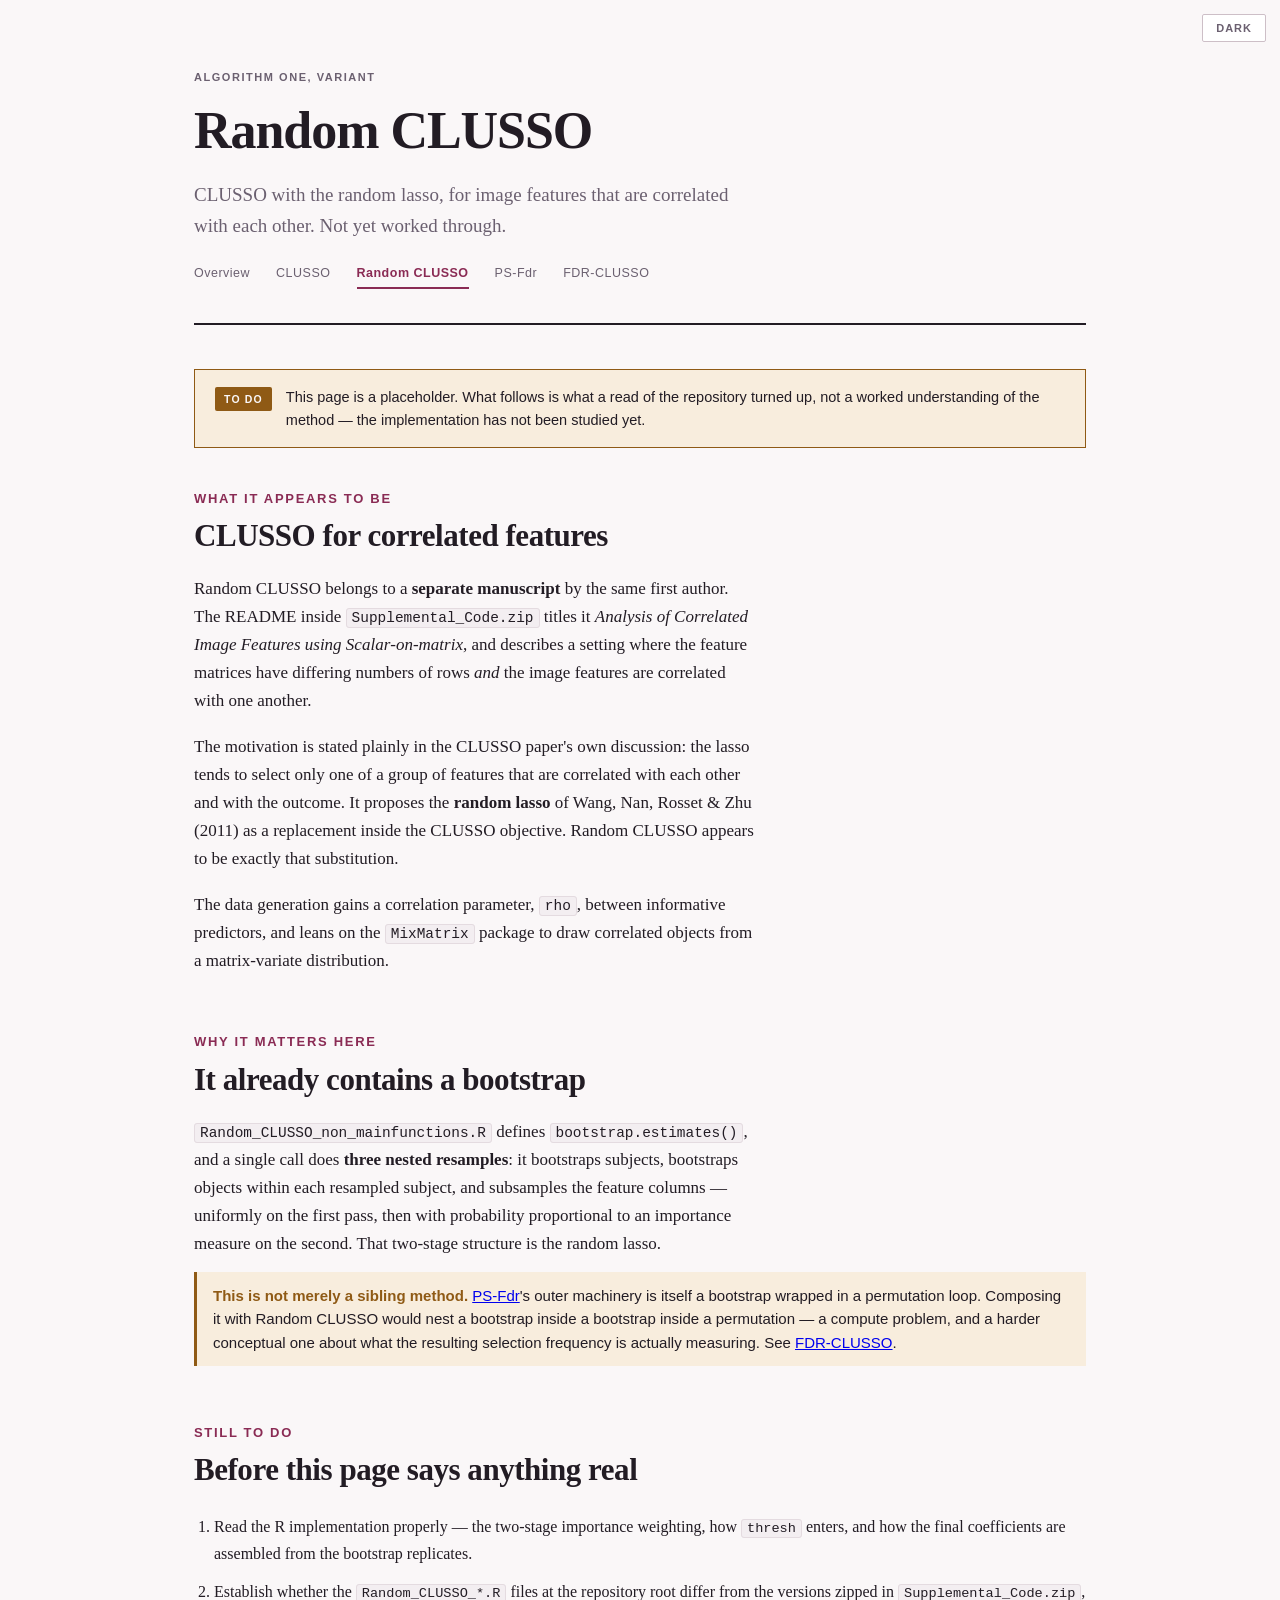
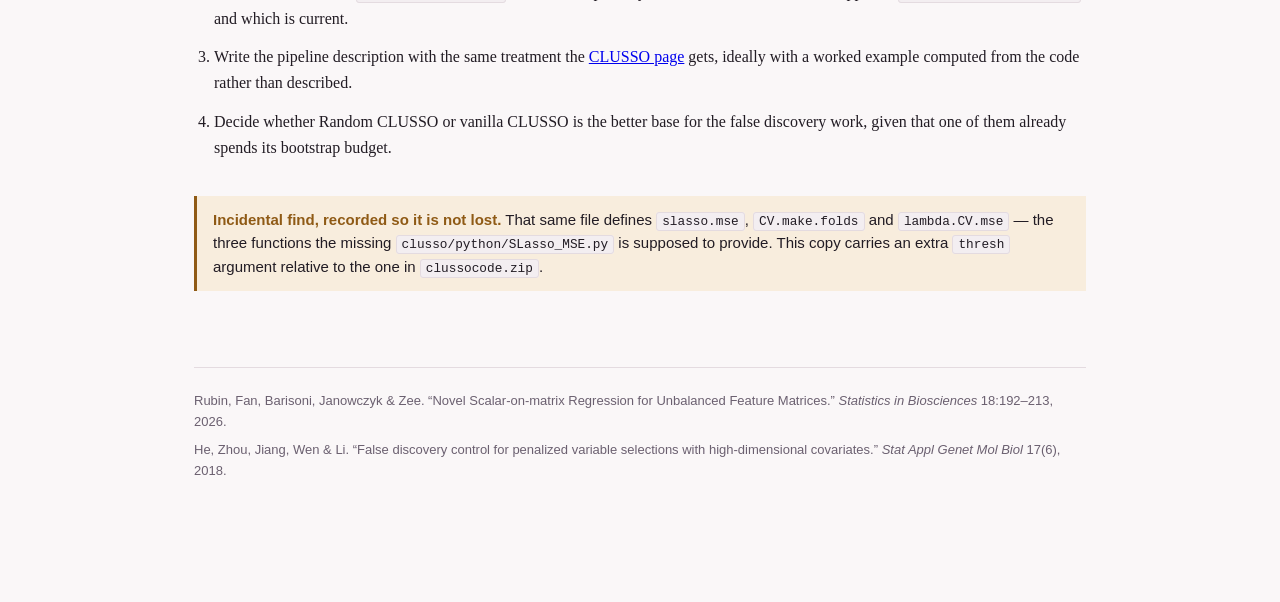
<file: docs/random-clusso.html>
<!doctype html>
<html lang="en">
<head>
<meta charset="utf-8">
<meta name="viewport" content="width=device-width, initial-scale=1">
<title>Random CLUSSO</title>
<meta name="description" content="Random CLUSSO: CLUSSO with the random lasso, for correlated image features. Notes and open questions.">
<meta name="color-scheme" content="light dark">
<link rel="icon" href="data:image/svg+xml,<svg xmlns=%22http://www.w3.org/2000/svg%22 viewBox=%220 0 100 100%22><text y=%22.9em%22 font-size=%2290%22>%F0%9F%94%AC</text></svg>">
<meta property="og:type" content="article">
<meta property="og:title" content="Random CLUSSO">
<meta property="og:description" content="Random CLUSSO: CLUSSO with the random lasso, for correlated image features. Notes and open questions.">
<meta name="twitter:card" content="summary">
<link rel="stylesheet" href="assets/style.css">
</head>
<body>
<button class="theme-toggle" id="themetoggle" type="button" aria-label="Toggle colour theme">Dark</button>

<div class="wrap">

  <header class="masthead">
    <p class="eyebrow">Algorithm one, variant</p>
    <h1>Random CLUSSO</h1>
    <p class="standfirst">CLUSSO with the random lasso, for image features that are correlated with each other. Not yet worked through.</p>
    <nav class="sitenav">
      <a href="index.html">Overview</a>
      <a href="clusso.html">CLUSSO</a>
      <a href="random-clusso.html" aria-current="page">Random CLUSSO</a>
      <a href="ps-fdr.html">PS-Fdr</a>
      <a href="fdr-clusso.html">FDR-CLUSSO</a>
    </nav>
  </header>

  <section>
    <div class="status">
      <span class="flag">To do</span>
      <span>This page is a placeholder. What follows is what a read of the repository
      turned up, not a worked understanding of the method &mdash; the implementation
      has not been studied yet.</span>
    </div>

    <h2>What it appears to be</h2>
    <h3>CLUSSO for correlated features</h3>

    <div class="prose">
      <p>
        Random CLUSSO belongs to a <strong>separate manuscript</strong> by the same
        first author. The README inside <code>Supplemental_Code.zip</code> titles it
        <em class="term">Analysis of Correlated Image Features using
        Scalar&#8209;on&#8209;matrix</em>, and describes a setting where the feature matrices
        have differing numbers of rows <em class="term">and</em> the image features
        are correlated with one another.
      </p>
      <p>
        The motivation is stated plainly in the CLUSSO paper's own discussion: the
        lasso tends to select only one of a group of features that are correlated
        with each other and with the outcome. It proposes the
        <strong>random lasso</strong> of Wang, Nan, Rosset &amp; Zhu (2011) as a
        replacement inside the CLUSSO objective. Random CLUSSO appears to be exactly
        that substitution.
      </p>
      <p>
        The data generation gains a correlation parameter, <code>rho</code>, between
        informative predictors, and leans on the <code>MixMatrix</code> package to draw correlated objects from a matrix&#8209;variate distribution.
      </p>
    </div>

    <h2 style="margin-top:56px;">Why it matters here</h2>
    <h3>It already contains a bootstrap</h3>

    <div class="prose">
      <p>
        <code>Random_CLUSSO_non_mainfunctions.R</code> defines
        <code>bootstrap.estimates()</code>, and a single call does
        <strong>three nested resamples</strong>: it bootstraps subjects, bootstraps objects within each resampled subject, and subsamples the feature columns
        &mdash; uniformly on the first pass, then with probability proportional to an
        importance measure on the second. That two&#8209;stage structure is the random
        lasso.
      </p>
    </div>

    <div class="note">
      <span><strong>This is not merely a sibling method.</strong>
      <a href="ps-fdr.html">PS&#8209;Fdr</a>'s outer machinery is itself a bootstrap
      wrapped in a permutation loop. Composing it with Random CLUSSO would nest a
      bootstrap inside a bootstrap inside a permutation &mdash; a compute problem,
      and a harder conceptual one about what the resulting selection frequency is
      actually measuring. See <a href="fdr-clusso.html">FDR&#8209;CLUSSO</a>.</span>
    </div>

    <h2 style="margin-top:56px;">Still to do</h2>
    <h3>Before this page says anything real</h3>

    <ol class="todolist">
      <li>Read the R implementation properly &mdash; the two&#8209;stage importance
      weighting, how <code>thresh</code> enters, and how the final coefficients are
      assembled from the bootstrap replicates.</li>
      <li>Establish whether the <code>Random_CLUSSO_*.R</code> files at the repository
      root differ from the versions zipped in <code>Supplemental_Code.zip</code>, and
      which is current.</li>
      <li>Write the pipeline description with the same treatment the
      <a href="clusso.html">CLUSSO page</a> gets, ideally with a worked example
      computed from the code rather than described.</li>
      <li>Decide whether Random CLUSSO or vanilla CLUSSO is the better base for the
      false discovery work, given that one of them already spends its
      bootstrap budget.</li>
    </ol>

    <div class="note" style="margin-top:34px;">
      <span><strong>Incidental find, recorded so it is not lost.</strong> That same
      file defines <code>slasso.mse</code>, <code>CV.make.folds</code> and
      <code>lambda.CV.mse</code> &mdash; the three functions the missing
      <code>clusso/python/SLasso_MSE.py</code> is supposed to provide. This copy carries an
      extra <code>thresh</code> argument relative to the one in
      <code>clussocode.zip</code>.</span>
    </div>
  </section>

  <footer>
    <p>Rubin, Fan, Barisoni, Janowczyk &amp; Zee. &ldquo;Novel Scalar&#8209;on&#8209;matrix Regression for Unbalanced Feature Matrices.&rdquo; <em>Statistics in Biosciences</em> 18:192&ndash;213, 2026.</p>
    <p>He, Zhou, Jiang, Wen &amp; Li. &ldquo;False discovery control for penalized variable selections with high&#8209;dimensional covariates.&rdquo; <em>Stat Appl Genet Mol Biol</em> 17(6), 2018.</p>
  </footer>

</div>
<script src="assets/theme.js"></script>
</body>
</html>
</file>
<file: docs/assets/style.css>
:root {
    --paper:        #FAF7F8;
    --surface:      #FFFFFF;
    --surface-alt:  #F3EEF1;
    --ink:          #221C24;
    --muted:        #6B6070;
    --line:         #E4DBE0;
    --line-strong:  #CDBFC7;

    --mulberry:      #8A2B54;
    --mulberry-soft: #F6E7ED;
    --slate:         #35606B;
    --slate-soft:    #E3EDEF;
    --amber:         #8F5A15;
    --amber-soft:    #F8EDDD;

    --serif: "Iowan Old Style", "Palatino Linotype", Palatino, "Book Antiqua", Georgia, serif;
    --sans:  ui-sans-serif, -apple-system, "Segoe UI", Roboto, "Helvetica Neue", sans-serif;
    --mono:  ui-monospace, SFMono-Regular, "SF Mono", Menlo, Consolas, "Liberation Mono", monospace;
    --math:  "Latin Modern Math", "STIX Two Math", "Cambria Math", "Times New Roman", serif;
  }

  @media (prefers-color-scheme: dark) {
    :root {
      --paper:        #17131A;
      --surface:      #1E1922;
      --surface-alt:  #251F2B;
      --ink:          #EDE6EA;
      --muted:        #A094A6;
      --line:         #332B39;
      --line-strong:  #4A3F52;

      --mulberry:      #E68CAC;
      --mulberry-soft: #3A1E2A;
      --slate:         #8CBAC5;
      --slate-soft:    #1B2E33;
      --amber:         #DDA463;
      --amber-soft:    #33261A;
    }
  }

  :root[data-theme="light"] {
    --paper:#FAF7F8; --surface:#FFFFFF; --surface-alt:#F3EEF1;
    --ink:#221C24; --muted:#6B6070; --line:#E4DBE0; --line-strong:#CDBFC7;
    --mulberry:#8A2B54; --mulberry-soft:#F6E7ED;
    --slate:#35606B; --slate-soft:#E3EDEF;
    --amber:#8F5A15; --amber-soft:#F8EDDD;
  }

  :root[data-theme="dark"] {
    --paper:#17131A; --surface:#1E1922; --surface-alt:#251F2B;
    --ink:#EDE6EA; --muted:#A094A6; --line:#332B39; --line-strong:#4A3F52;
    --mulberry:#E68CAC; --mulberry-soft:#3A1E2A;
    --slate:#8CBAC5; --slate-soft:#1B2E33;
    --amber:#DDA463; --amber-soft:#33261A;
  }

  * { box-sizing: border-box; }

  body {
    margin: 0;
    background: var(--paper);
    color: var(--ink);
    font-family: var(--serif);
    font-size: 17px;
    line-height: 1.65;
    -webkit-font-smoothing: antialiased;
  }

  .wrap { max-width: 940px; margin: 0 auto; padding: 0 24px 120px; }
  .prose { max-width: 66ch; }

  /* ---------- masthead ---------- */

  header.masthead {
    padding: 68px 0 34px;
    border-bottom: 2px solid var(--ink);
    margin-bottom: 44px;
  }

  .eyebrow {
    font-family: var(--sans);
    font-size: 11px; font-weight: 600;
    letter-spacing: 0.14em; text-transform: uppercase;
    color: var(--muted); margin: 0 0 18px;
  }

  h1 {
    font-size: clamp(34px, 6vw, 52px);
    line-height: 1.05; font-weight: 600;
    letter-spacing: -0.02em; margin: 0 0 20px;
    text-wrap: balance;
  }
  h1 .x { color: var(--muted); font-style: italic; font-weight: 400; }

  .standfirst {
    font-size: 19px; color: var(--muted);
    max-width: 60ch; margin: 0;
  }

  /* ---------- sections ---------- */

  section { margin-bottom: 76px; }

  h2 {
    font-size: 13px; font-family: var(--sans);
    font-weight: 700; letter-spacing: 0.13em;
    text-transform: uppercase; color: var(--mulberry);
    margin: 0 0 8px;
  }

  h3 {
    font-size: clamp(24px, 3.4vw, 31px);
    line-height: 1.2; font-weight: 600;
    letter-spacing: -0.015em; margin: 0 0 20px;
    text-wrap: balance;
  }

  p { margin: 0 0 18px; }
  p:last-child { margin-bottom: 0; }

  code {
    font-family: var(--mono); font-size: 0.85em;
    background: var(--surface-alt); border: 1px solid var(--line);
    border-radius: 3px; padding: 1px 5px;
  }

  em.term { font-style: italic; }

  /* ---------- MATH ---------- */

  math {
    font-family: var(--math);
    font-size: 1.06em;
    color: var(--ink);
  }

  math[display="block"] {
    display: block;
    margin: 0;
    overflow-x: auto;
    overflow-y: hidden;
    padding: 2px 0;
  }

  /* display equation slab */
  .eq {
    background: var(--surface-alt);
    border: 1px solid var(--line);
    padding: 18px 20px;
    margin: 0 0 14px;
    overflow-x: auto;
  }
  .eq:last-child { margin-bottom: 0; }

  .eq.plain { background: transparent; border: none; padding: 6px 0 10px; }

  .eq-note {
    font-family: var(--sans);
    font-size: 12.5px;
    color: var(--muted);
    margin-top: 10px;
    letter-spacing: 0.01em;
  }

  /* ---------- algorithm block ---------- */

  .algo {
    background: var(--surface-alt);
    border: 1px solid var(--line);
    padding: 16px 20px 18px;
    margin: 0 0 14px;
    overflow-x: auto;
  }
  .algo:last-child { margin-bottom: 0; }

  .ln {
    display: flex;
    align-items: baseline;
    flex-wrap: wrap;
    gap: 0 0.4em;
    font-family: var(--sans);
    font-size: 14.5px;
    line-height: 2.05;
    white-space: nowrap;
    color: var(--ink);
  }

  .ln.i1 { padding-left: 2.2em; }
  .ln.i2 { padding-left: 4.4em; }

  .ln math { font-size: 1.02em; }

  .kw {
    font-family: var(--sans);
    font-weight: 700;
    font-size: 12px;
    letter-spacing: 0.09em;
    text-transform: uppercase;
    color: var(--mulberry);
  }

  .cmt {
    font-family: var(--sans);
    font-size: 12.5px;
    font-style: italic;
    color: var(--muted);
    margin-left: 0.7em;
    white-space: normal;
  }

  .site {
    font-family: var(--sans);
    font-size: 11px; font-weight: 700;
    letter-spacing: 0.07em; text-transform: uppercase;
    color: var(--mulberry);
    background: var(--mulberry-soft);
    padding: 2px 7px; border-radius: 2px;
    margin-left: 0.7em;
  }

  .rule-line {
    color: var(--slate);
    font-weight: 600;
    border-bottom: 2px solid var(--slate);
    padding-bottom: 1px;
    white-space: normal;
  }

  .algo-sep {
    height: 1px; background: var(--line);
    margin: 12px 0; border: none;
  }

  /* ---------- annotation ---------- */

  .tag {
    display: inline-block;
    font-family: var(--sans);
    font-size: 11px; font-weight: 600;
    letter-spacing: 0.06em; text-transform: uppercase;
    padding: 3px 9px; border-radius: 2px;
    vertical-align: middle;
  }
  .tag.real { background: var(--mulberry-soft); color: var(--mulberry); }
  .tag.null { background: var(--slate-soft);    color: var(--slate); }

  .note {
    display: flex; gap: 12px; align-items: flex-start;
    background: var(--amber-soft);
    border-left: 3px solid var(--amber);
    padding: 12px 16px;
    font-size: 15px; font-family: var(--sans);
    line-height: 1.55; margin: 14px 0 0;
  }
  .note strong { color: var(--amber); }

  /* ---------- pipeline ---------- */

  .pipeline {
    list-style: none; margin: 32px 0 0; padding: 0;
    position: relative;
    display: flex; flex-direction: column;
  }

  .stage {
    display: grid; grid-template-columns: 46px 1fr;
    gap: 20px; position: relative; padding-bottom: 28px;
  }
  .stage:last-child { padding-bottom: 0; }

  .stage:not(:last-child)::before {
    content: "";
    position: absolute; left: 22px; top: 40px; bottom: -2px;
    width: 2px; background: var(--line-strong);
  }

  .stage-num {
    width: 46px; height: 40px;
    display: grid; place-items: center;
    background: var(--ink); color: var(--paper);
    font-family: var(--mono); font-size: 14px; font-weight: 600;
    position: relative; z-index: 1;
  }

  .stage-body {
    background: var(--surface);
    border: 1px solid var(--line);
    padding: 18px 22px 20px;
    min-width: 0;
  }

  .stage-body h4 {
    font-family: var(--sans);
    font-size: 12px; font-weight: 700;
    letter-spacing: 0.12em; text-transform: uppercase;
    margin: 0 0 10px; color: var(--ink);
  }

  .stage-body p { font-size: 16px; margin: 0 0 14px; }
  .stage-body p:last-child { margin-bottom: 0; }

  /* ---------- composition ---------- */

  .compose {
    display: grid; grid-template-columns: 1fr 1fr;
    gap: 20px; margin-top: 32px; align-items: start;
  }
  @media (max-width: 720px) { .compose { grid-template-columns: 1fr; } }

  .col-head {
    font-family: var(--sans);
    font-size: 12px; font-weight: 700;
    letter-spacing: 0.1em; text-transform: uppercase;
    padding-bottom: 10px; margin-bottom: 16px;
    border-bottom: 2px solid;
  }
  .col-a .col-head { color: var(--muted);    border-color: var(--line-strong); }
  .col-b .col-head { color: var(--mulberry); border-color: var(--mulberry); }

  .flow { display: flex; flex-direction: column; }

  .node {
    background: var(--surface);
    border: 1px solid var(--line);
    padding: 13px 15px;
    font-family: var(--sans);
    font-size: 14px; line-height: 1.45;
  }

  .node .cap {
    display: block; font-size: 11.5px;
    color: var(--muted); margin-top: 5px;
    letter-spacing: 0.02em;
  }

  .node.inserted {
    background: var(--amber-soft);
    border: 1px dashed var(--amber);
    color: var(--amber); font-weight: 600;
  }
  .node.inserted .cap { color: var(--amber); font-weight: 400; }

  .node.ghost {
    background: transparent; border: 1px dashed var(--line);
    color: var(--muted); text-align: center;
    font-size: 12.5px; font-style: italic;
  }

  .node.terminal {
    background: var(--mulberry-soft);
    border-color: var(--mulberry);
  }
  .node.terminal math { color: var(--mulberry); }

  .arrow {
    height: 22px; display: grid; place-items: center;
    color: var(--line-strong); font-size: 13px;
  }

  /* ---------- verdict split ---------- */

  .split {
    display: grid; grid-template-columns: 1fr 1fr;
    gap: 20px; margin-top: 28px;
  }
  @media (max-width: 720px) { .split { grid-template-columns: 1fr; } }

  .panel {
    background: var(--surface);
    border: 1px solid var(--line);
    padding: 20px 22px 22px;
  }
  .panel.good { border-top: 3px solid var(--slate); }
  .panel.bad  { border-top: 3px solid var(--amber); }

  .panel h4 {
    font-family: var(--sans); font-size: 12px; font-weight: 700;
    letter-spacing: 0.1em; text-transform: uppercase; margin: 0 0 14px;
  }
  .panel.good h4 { color: var(--slate); }
  .panel.bad  h4 { color: var(--amber); }

  .panel ul { margin: 0; padding-left: 18px; }
  .panel li { font-size: 15.5px; margin-bottom: 12px; }
  .panel li:last-child { margin-bottom: 0; }

  /* ---------- obstacles ---------- */

  .obstacles {
    list-style: none; margin: 30px 0 0; padding: 0;
    display: flex; flex-direction: column; gap: 2px;
  }

  .obstacle {
    display: grid; grid-template-columns: 62px 1fr; gap: 22px;
    background: var(--surface); border: 1px solid var(--line);
    padding: 20px 22px; align-items: start;
  }
  @media (max-width: 620px) {
    .obstacle { grid-template-columns: 1fr; gap: 10px; }
  }

  .obstacle .rank {
    font-family: var(--mono); font-size: 30px; font-weight: 600;
    line-height: 1; color: var(--line-strong);
    font-variant-numeric: tabular-nums;
  }

  .obstacle h4 {
    font-size: 18px; font-weight: 600;
    margin: 0 0 8px; letter-spacing: -0.01em;
  }
  .obstacle p { font-size: 15.5px; margin: 0 0 10px; }
  .obstacle p:last-child { margin-bottom: 0; }

  .where {
    font-family: var(--sans); font-size: 12.5px; color: var(--muted);
    border-top: 1px solid var(--line);
    padding-top: 9px; margin-top: 12px;
  }
  .where b { color: var(--ink); font-weight: 600; }

  /* ---------- questions ---------- */

  .qlist { margin: 28px 0 0; padding: 0; list-style: none; display: flex; flex-direction: column; gap: 14px; }
  .q { border-left: 2px solid var(--mulberry); padding: 2px 0 2px 18px; }
  .q h4 { font-size: 17px; font-weight: 600; margin: 0 0 5px; }
  .q p  { font-size: 15.5px; color: var(--muted); margin: 0; }

  footer {
    border-top: 1px solid var(--line); padding-top: 22px;
    font-family: var(--sans); font-size: 13px; color: var(--muted);
  }
  footer p { margin: 0 0 6px; }

  /* ---------- worked example ---------- */

  .legend {
    display: flex; flex-wrap: wrap; gap: 8px 22px;
    margin: 24px 0 6px;
    font-family: var(--sans); font-size: 13px; color: var(--muted);
  }
  .legend span { display: flex; align-items: center; gap: 8px; }
  .swatch {
    width: 22px; height: 12px; border: 1px solid var(--line-strong);
    display: inline-block;
  }
  .swatch.norm { background: var(--slate-soft); }
  .swatch.atro { background: var(--mulberry-soft); }
  .legend .swatch.sig { background: var(--slate);    border-color: var(--slate); }
  .legend .swatch.nse { background: var(--mulberry); border-color: var(--mulberry); }

  .ex-grid {
    display: grid; grid-template-columns: repeat(3, 1fr);
    gap: 18px; margin-top: 18px;
  }
  @media (max-width: 800px) { .ex-grid { grid-template-columns: 1fr; } }

  .patient {
    background: var(--surface);
    border: 1px solid var(--line);
    padding: 0 0 16px;
    min-width: 0;
  }

  .patient-head {
    background: var(--surface-alt);
    border-bottom: 1px solid var(--line);
    padding: 11px 16px;
    font-family: var(--sans);
  }
  .patient-head b {
    display: block; font-size: 14px; font-weight: 700;
    letter-spacing: 0.03em; color: var(--ink);
  }
  .patient-head span { font-size: 12px; color: var(--muted); }

  table.tub {
    width: 100%; border-collapse: collapse;
    font-family: var(--sans); font-size: 13px;
    font-variant-numeric: tabular-nums;
  }
  table.tub th {
    font-size: 10.5px; font-weight: 700;
    letter-spacing: 0.07em; text-transform: uppercase;
    color: var(--muted); text-align: right;
    padding: 9px 16px 6px; border-bottom: 1px solid var(--line);
  }
  table.tub th:first-child { text-align: left; }
  table.tub td {
    padding: 4px 16px; text-align: right; color: var(--ink);
  }
  table.tub td:first-child {
    text-align: left; color: var(--muted); font-size: 12px;
  }
  tr.norm td { background: var(--slate-soft); }
  tr.atro td { background: var(--mulberry-soft); }

  .collapse { padding: 0 16px; margin-top: 14px; }

  .crow {
    display: grid;
    grid-template-columns: 1fr auto;
    gap: 10px; align-items: baseline;
    font-family: var(--sans); font-size: 13px;
    padding: 5px 0;
    font-variant-numeric: tabular-nums;
  }
  .crow .lbl { color: var(--muted); }
  .crow .val { font-weight: 600; color: var(--ink); white-space: nowrap; }

  .crow.naive { border-top: 1px solid var(--line); margin-top: 4px; padding-top: 9px; }
  .crow.sum {
    border-top: 2px solid var(--ink);
    margin-top: 4px; padding-top: 8px;
  }
  .crow.sum .lbl { color: var(--ink); font-weight: 600; }
  .crow.r1 .val { color: var(--slate); }
  .crow.r2 .val { color: var(--mulberry); }

  .match {
    font-family: var(--sans); font-size: 11.5px;
    color: var(--slate); background: var(--slate-soft);
    padding: 6px 16px; margin: 10px 16px 0;
    text-align: center; letter-spacing: 0.02em;
  }

  /* alpha demo */
  table.alpha {
    width: 100%; border-collapse: collapse;
    font-family: var(--sans); font-size: 14.5px;
    font-variant-numeric: tabular-nums;
    margin-top: 6px;
  }
  table.alpha th {
    font-size: 11px; font-weight: 700; letter-spacing: 0.08em;
    text-transform: uppercase; color: var(--muted);
    text-align: right; padding: 10px 14px; border-bottom: 1px solid var(--line-strong);
  }
  table.alpha th:first-child { text-align: left; }
  table.alpha td {
    padding: 11px 14px; text-align: right;
    border-bottom: 1px solid var(--line); color: var(--ink);
  }
  table.alpha td:first-child { text-align: left; color: var(--muted); }
  table.alpha tr:last-child td { border-bottom: none; }
  table.alpha tr.spread td {
    font-weight: 700; background: var(--surface-alt);
    border-top: 2px solid var(--ink); border-bottom: none;
  }
  table.alpha tr.spread td:first-child { color: var(--ink); }
  .amp { color: var(--mulberry); }


  /* ---------- worked example: stage headers ---------- */
  .exhead {
    display: flex; align-items: center; gap: 14px;
    font-family: var(--sans); font-size: 12px; font-weight: 700;
    letter-spacing: 0.11em; text-transform: uppercase;
    color: var(--ink);
    margin: 46px 0 16px; padding-bottom: 10px;
    border-bottom: 1px solid var(--line-strong);
  }
  .exnum {
    flex: none; min-width: 30px; height: 26px; padding: 0 9px;
    display: grid; place-items: center;
    background: var(--mulberry); color: var(--paper);
    font-family: var(--mono); font-size: 13px; letter-spacing: 0;
  }

  .scroll-x { overflow-x: auto; }

  /* ---------- scatter ---------- */
  .scatterbox {
    background: var(--surface); border: 1px solid var(--line);
    padding: 18px 18px 14px; margin-top: 18px;
  }
  #scatter { width: 100%; height: auto; display: block; max-width: 560px; margin: 0 auto; }
  #scatter .ax   { stroke: var(--line-strong); stroke-width: 1.2; }
  #scatter .tick { stroke: var(--line-strong); stroke-width: 1; }
  #scatter .tl   { fill: var(--muted); font-family: var(--sans); font-size: 11px; }
  #scatter .axl  { fill: var(--muted); font-family: var(--sans); font-size: 11.5px; letter-spacing: .04em; }
  #scatter .pt1  { fill: var(--slate);    opacity: .8; }
  #scatter .pt2  { fill: var(--mulberry); opacity: .8; }

  .scatter-cap {
    display: flex; flex-wrap: wrap; gap: 8px 22px; justify-content: center;
    margin-top: 14px; font-family: var(--sans); font-size: 12.5px; color: var(--muted);
  }
  .scatter-cap span { display: flex; align-items: center; gap: 7px; }
  .scatter-cap .swatch.norm { background: var(--slate); }
  .scatter-cap .swatch.atro { background: var(--mulberry); }
  .scatter-cap .acc { color: var(--slate); font-weight: 600; }

  /* ---------- figure frame and legend swatches ---------- */
  .chartbox {
    background: var(--surface); border: 1px solid var(--line);
    padding: 18px 18px 14px; margin-top: 18px;
  }

  .scatter-cap .swatch.real  { background: var(--slate);       border-color: var(--slate); }
  .scatter-cap .swatch.noise { background: var(--line-strong); border-color: var(--line-strong); }
  .scatter-cap .swatch.nul {
    background: transparent; border: none;
    border-top: 2px dashed var(--mulberry); height: 0; align-self: center;
  }
  .scatter-cap .swatch.sat { background: var(--amber); border-color: var(--amber); }
  .scatter-cap .swatch.nline {
    background: var(--mulberry); border-color: var(--mulberry);
    opacity: .28; height: 3px; align-self: center;
  }
  .scatter-cap .swatch.selring {
    background: var(--slate); border: 2px solid var(--mulberry);
    width: 14px; height: 14px; border-radius: 50%;
  }

  /* ---------- per-step figures ---------- */
  .fig { width: 100%; height: auto; display: block; max-width: 620px; margin: 0 auto; }
  .fig .ax    { stroke: var(--line-strong); stroke-width: 1.2; }
  .fig .tick  { stroke: var(--line-strong); stroke-width: 1; }
  .fig .grid  { stroke: var(--line); stroke-width: 1; }
  .fig .tl    { fill: var(--muted); font-family: var(--sans); font-size: 11px; }
  .fig .bl    { fill: var(--muted); font-family: var(--sans); font-size: 8.5px; }
  .fig .bl.on { fill: var(--mulberry); font-weight: 700; }
  .fig .axl   { fill: var(--muted); font-family: var(--sans); font-size: 11.5px; letter-spacing: .04em; }

  /* step 1 */
  .fig .cell       { fill: var(--line-strong); }
  .fig .cell.real  { fill: var(--slate); }
  .fig .bar        { fill: var(--line-strong); }
  .fig .bar.real   { fill: var(--slate); }

  .fig .cell.null  { fill: var(--mulberry); opacity: .55; }
  .fig .bar.null   { fill: var(--mulberry); opacity: .55; }
  .fig .rowbar     { fill: var(--line-strong); }

  /* step 2 */
  .fig .nline { fill: none; stroke: var(--mulberry); stroke-width: 1; opacity: .09; }
  .fig .nmean { fill: none; stroke: var(--mulberry); stroke-width: 2; stroke-dasharray: 5 3; }
  .fig .rline { fill: none; stroke: var(--slate); stroke-width: 2; }
  .fig .rdot       { fill: var(--paper); stroke: var(--line-strong); stroke-width: 1.5; }
  .fig .rdot.real  { fill: var(--slate); stroke: var(--slate); }

  .fig .ncell      { fill: var(--mulberry); }
  .fig .ncell.sat  { fill: var(--amber); }
  .fig .colmark    { fill: none; stroke: var(--ink); stroke-width: 1.4; }
  .fig .collbl     { fill: var(--ink); font-family: var(--sans); font-size: 10.5px; font-weight: 700; }
  .fig .nbar       { fill: var(--line-strong); }
  .fig .nbar.on    { fill: var(--ink); }

  /* step 3 */
  .fig .tie       { fill: none; stroke: var(--line-strong); stroke-width: 1; opacity: .75; }
  .fig .tie.real  { stroke: var(--slate); stroke-width: 1.8; opacity: 1; }
  .fig .tdot      { fill: var(--line-strong); }
  .fig .tdot.real { fill: var(--slate); }

  /* step 4a */
  .fig .diag    { stroke: var(--line-strong); stroke-width: 1; stroke-dasharray: 3 3; }
  .fig .diagl   { fill: var(--muted); font-family: var(--sans); font-size: 11px; }
  .fig .cutline { stroke: var(--mulberry); stroke-width: 1.4; stroke-dasharray: 5 3; }
  .fig .cutl    { fill: var(--mulberry); font-family: var(--sans); font-size: 11px; font-weight: 700; }
  .fig .spt      { fill: var(--line-strong); }
  .fig .spt.real { fill: var(--slate); }
  .fig .spt.sel  { stroke: var(--mulberry); stroke-width: 2.2; }

  /* step 4b */
  .fig .qline { stroke: var(--mulberry); stroke-width: 1.4; stroke-dasharray: 5 3; }
  .fig .ql    { fill: var(--mulberry); font-family: var(--sans); font-size: 11px; font-weight: 700; }
  .fig .fline { fill: none; stroke: var(--line-strong); stroke-width: 1.6; }
  .fig .fpt      { fill: var(--amber); }
  .fig .fpt.ok   { fill: var(--mulberry); }
  .fig .gap   { stroke: var(--line-strong); stroke-width: 1; stroke-dasharray: 2 4; }
  .fig .ptl      { fill: var(--muted); font-family: var(--sans); font-size: 10.5px; }
  .fig .ptl.on   { fill: var(--mulberry); font-weight: 700; }

  /* ---------- design tensor table ---------- */
  table.design {
    width: 100%; border-collapse: collapse;
    font-family: var(--sans); font-size: 12.5px;
    font-variant-numeric: tabular-nums; white-space: nowrap;
    margin-top: 4px;
  }
  table.design th {
    font-size: 10.5px; font-weight: 700; letter-spacing: .07em;
    text-transform: uppercase; color: var(--muted); text-align: left;
    padding: 9px 13px; border-bottom: 1px solid var(--line-strong);
  }
  table.design td { padding: 7px 13px; border-bottom: 1px solid var(--line); }
  table.design tr:last-child td { border-bottom: none; }
  table.design .v1  { color: var(--slate); }
  table.design .v2  { color: var(--mulberry); }
  table.design .dim { color: var(--muted); }
  table.design .y   { font-weight: 700; }

  /* notation glossary: prose in the second column, so let it wrap */
  table.design.gloss { white-space: normal; font-size: 13.5px; margin: 4px 0 8px; }
  table.design.gloss td:first-child {
    white-space: nowrap; font-weight: 700;
    vertical-align: top; width: 1%;
  }
  table.design.gloss td:last-child { color: var(--muted); line-height: 1.5; }
  table.design.gloss td:last-child b { color: var(--ink); font-weight: 700; }

  /* ---------- compact / trace / sweep variants ---------- */
  table.alpha.compact { font-size: 13.5px; margin-top: 0; }
  table.alpha.compact td { padding: 8px 0; }
  table.alpha.compact td:first-child { color: var(--muted); }
  table.alpha.compact td:last-child  { text-align: right; }
  table.alpha .dim  { color: var(--muted); }
  table.alpha .zero { color: var(--slate);  font-weight: 700; }
  table.alpha .fp   { color: var(--amber);  font-weight: 700; }
  table.alpha .conv { color: var(--slate);  font-weight: 700; }
  table.alpha.trace td, table.alpha.sweep td { font-variant-numeric: tabular-nums; }
  table.alpha.sweep td:first-child { color: var(--ink); }
  table.alpha tr.here td {
    background: var(--mulberry-soft); font-weight: 700;
  }
  table.alpha tr.here td:first-child { color: var(--mulberry); }


  table.design tr.grp th {
    font-size: 9.5px; letter-spacing: .1em; color: var(--muted);
    text-align: center; padding: 4px 13px 7px;
    border-bottom: 1px solid var(--line); font-weight: 700;
  }
  table.design tr.grp th:empty { border-bottom: none; }
  table.design .sub2 {
    display: block; font-size: 9px; font-weight: 600;
    letter-spacing: .05em; color: var(--muted); text-transform: none;
    margin-top: 2px;
  }
  table.design .n3 {
    color: var(--amber); font-weight: 700;
  }
  /* ---------- tiny example: quoted paper text and the 0/1 grid ---------- */
  .quote {
    border-left: 3px solid var(--slate);
    background: var(--slate-soft);
    padding: 12px 18px;
    margin: 0 0 18px;
    max-width: 66ch;
    font-size: 15.5px;
    line-height: 1.55;
    color: var(--ink);
  }

  table.design.grid td { text-align: center; padding: 4px 9px; }
  table.design.grid td:first-child,
  table.design.grid th:first-child { text-align: left; }
  table.design.grid td.on  { color: var(--slate); font-weight: 700; }
  table.design.grid td.off { color: var(--line-strong); }

  table.design tr.tot td {
    border-top: 2px solid var(--line-strong);
    border-bottom: none;
    font-weight: 700;
  }
  table.design tr.tot td:first-child { color: var(--ink); }
  table.design td.hit {
    background: var(--mulberry-soft);
    color: var(--mulberry);
    font-weight: 700;
  }

  table.design tr.here td {
    background: var(--mulberry-soft); font-weight: 700;
  }
  table.design tr.here td:first-child { color: var(--mulberry); }
  table.design tr.here .dim { color: var(--ink); }

  .gk { text-transform: none !important; }
  table.alpha th math, table.design th math, .exhead math { text-transform: none; }

  @media (prefers-reduced-motion: reduce) {
    * { transition: none !important; animation: none !important; }
  }

  /* ---------- site chrome (Pages only) ---------- */
  .theme-toggle {
    position: fixed; top: 14px; right: 14px; z-index: 60;
    background: var(--surface); color: var(--muted);
    border: 1px solid var(--line-strong);
    font-family: var(--sans); font-size: 11px; font-weight: 700;
    letter-spacing: .09em; text-transform: uppercase;
    padding: 7px 13px; cursor: pointer; border-radius: 2px;
  }
  .theme-toggle:hover { color: var(--ink); border-color: var(--ink); }
  @media (max-width: 700px) {
    .theme-toggle { top: 8px; right: 8px; padding: 5px 9px; font-size: 10px; }
  }
  @media print { .theme-toggle, .sitenav { display: none; } }

  .sitenav {
    display: flex; flex-wrap: wrap; gap: 4px 26px;
    padding: 22px 0 0; margin: 0;
    font-family: var(--sans); font-size: 12.5px;
    letter-spacing: .04em;
  }
  .sitenav a {
    color: var(--muted); text-decoration: none;
    padding-bottom: 3px; border-bottom: 2px solid transparent;
  }
  .sitenav a:hover { color: var(--ink); }
  .sitenav a[aria-current="page"] {
    color: var(--mulberry); border-bottom-color: var(--mulberry); font-weight: 700;
  }

  /* ---------- status banner ---------- */
  .status {
    display: flex; gap: 14px; align-items: flex-start;
    border: 1px solid var(--amber); background: var(--amber-soft);
    padding: 16px 20px; margin: 0 0 40px;
    font-family: var(--sans); font-size: 14.5px; line-height: 1.55;
    color: var(--ink);
  }
  .status .flag {
    flex: none; font-size: 10.5px; font-weight: 700;
    letter-spacing: .11em; text-transform: uppercase;
    color: var(--paper); background: var(--amber);
    padding: 4px 9px; border-radius: 2px; margin-top: 1px;
  }

  /* ---------- landing cards ---------- */
  .cards {
    display: grid; grid-template-columns: repeat(2, 1fr);
    gap: 18px; margin-top: 34px;
  }
  @media (max-width: 720px) { .cards { grid-template-columns: 1fr; } }

  a.card {
    display: block; text-decoration: none; color: inherit;
    background: var(--surface); border: 1px solid var(--line);
    padding: 22px 24px 24px;
    border-top: 3px solid var(--mulberry);
  }
  a.card:hover { border-color: var(--line-strong); border-top-color: var(--mulberry); }
  a.card.todo { border-top-color: var(--amber); }
  a.card .ct {
    font-family: var(--sans); font-size: 10.5px; font-weight: 700;
    letter-spacing: .12em; text-transform: uppercase;
    color: var(--mulberry); margin-bottom: 10px; display: block;
  }
  a.card.todo .ct { color: var(--amber); }
  a.card h3 { font-size: 23px; margin: 0 0 10px; }
  a.card p  { font-size: 15px; color: var(--muted); margin: 0; }

  .todolist { margin: 26px 0 0; padding-left: 20px; }
  .todolist li { margin-bottom: 12px; font-size: 16px; }

  /* ---- stage 4 result block, fdr-clusso.html -------------------------------
     The site already reads slate as "holds" and amber as "does not"
     (.panel.good / .panel.bad), so these reuse that vocabulary rather than
     introducing a second one. */
  .fdpstrip {
    display: flex; flex-wrap: wrap; gap: 6px;
    margin: 14px 0 0; padding: 0;
  }
  .fdpstrip .good, .fdpstrip .bad {
    font-family: var(--mono); font-size: 13px;
    font-variant-numeric: tabular-nums;
    padding: 2px 7px; border-radius: 2px;
  }
  .fdpstrip .good { background: var(--slate-soft); color: var(--slate); }
  .fdpstrip .bad  { background: var(--amber-soft); color: var(--amber); }

  table.alpha td.ok  { color: var(--slate); font-weight: 600; }
  table.alpha td.bad { color: var(--amber); font-weight: 600; }

  .tag.done { background: var(--slate-soft); color: var(--slate); }

  .obstacle.retired .rank { text-decoration: line-through; opacity: 0.6; }
  .obstacle.retired h4 s  { color: var(--muted); }
  .obstacle.retired p.dim {
    font-family: var(--sans); font-size: 11px; font-weight: 600;
    letter-spacing: 0.06em; text-transform: uppercase;
    color: var(--muted); margin: 20px 0 6px;
  }
</file>
